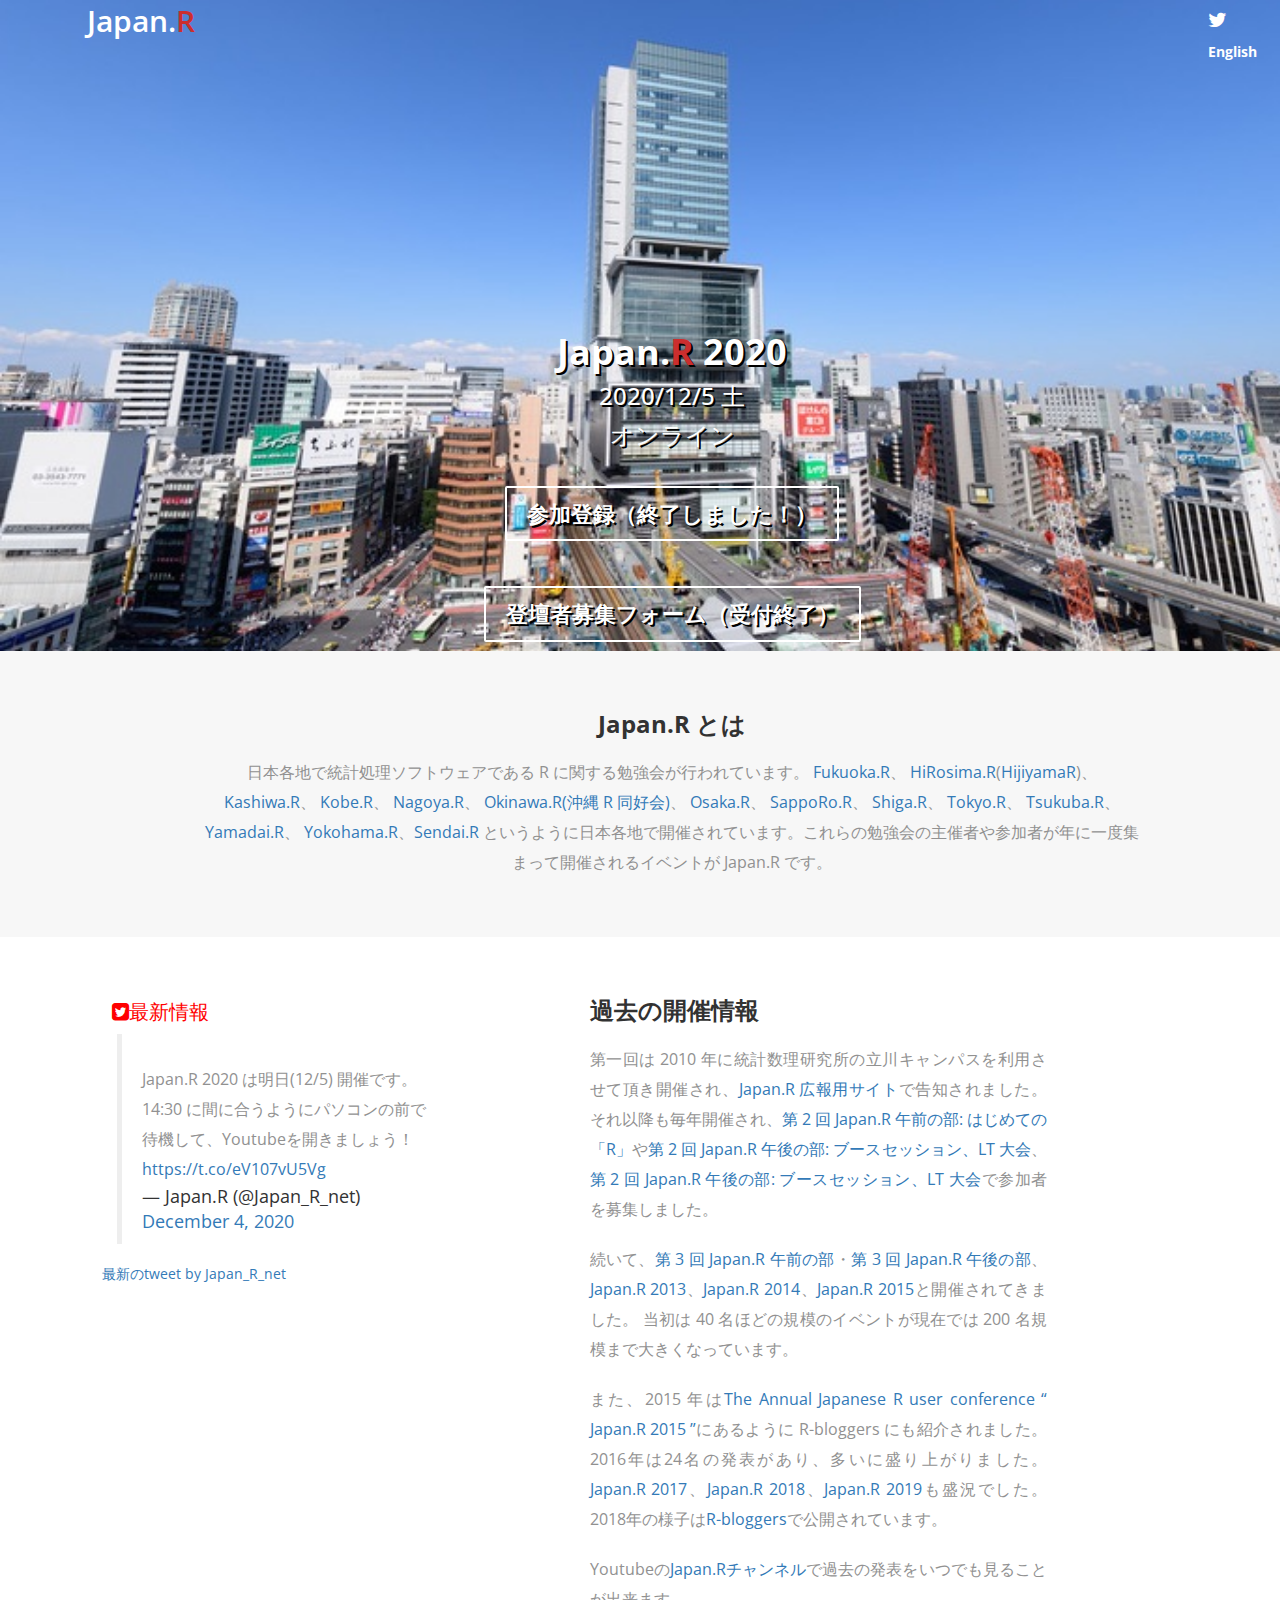
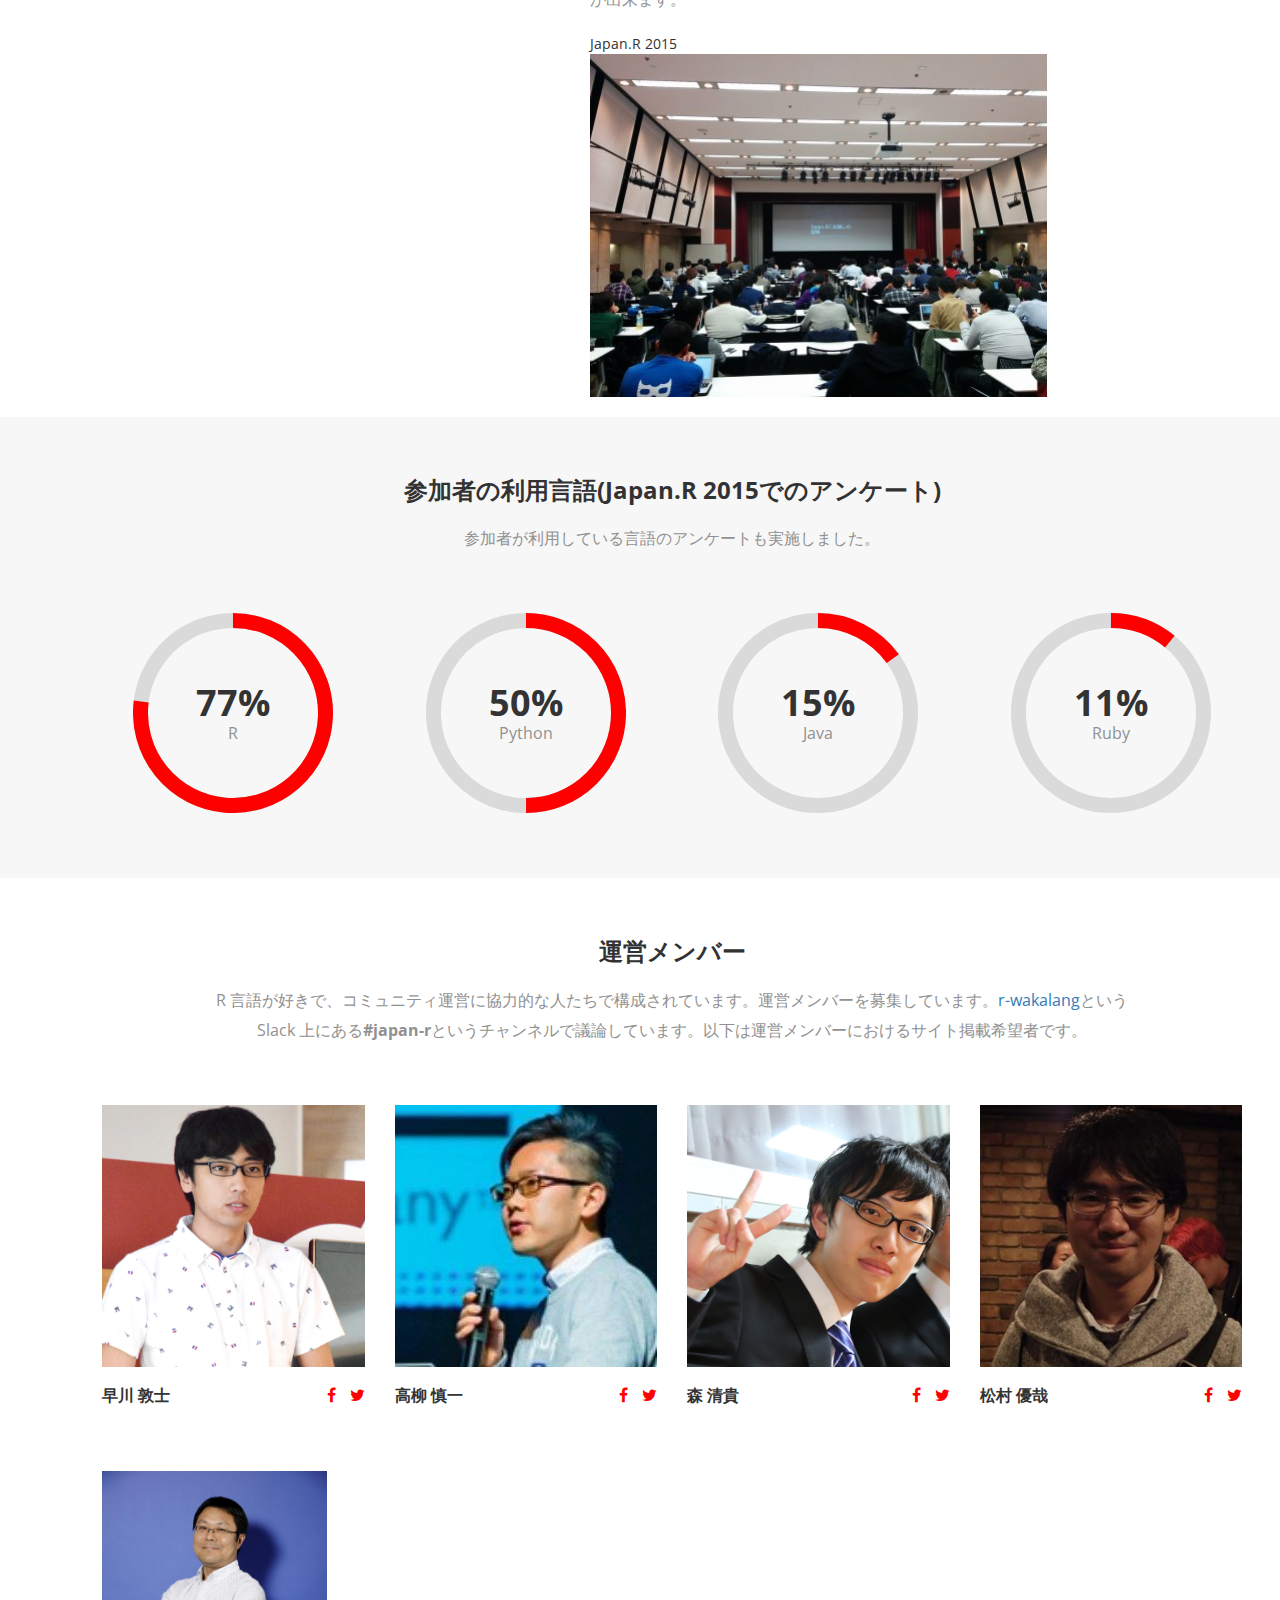
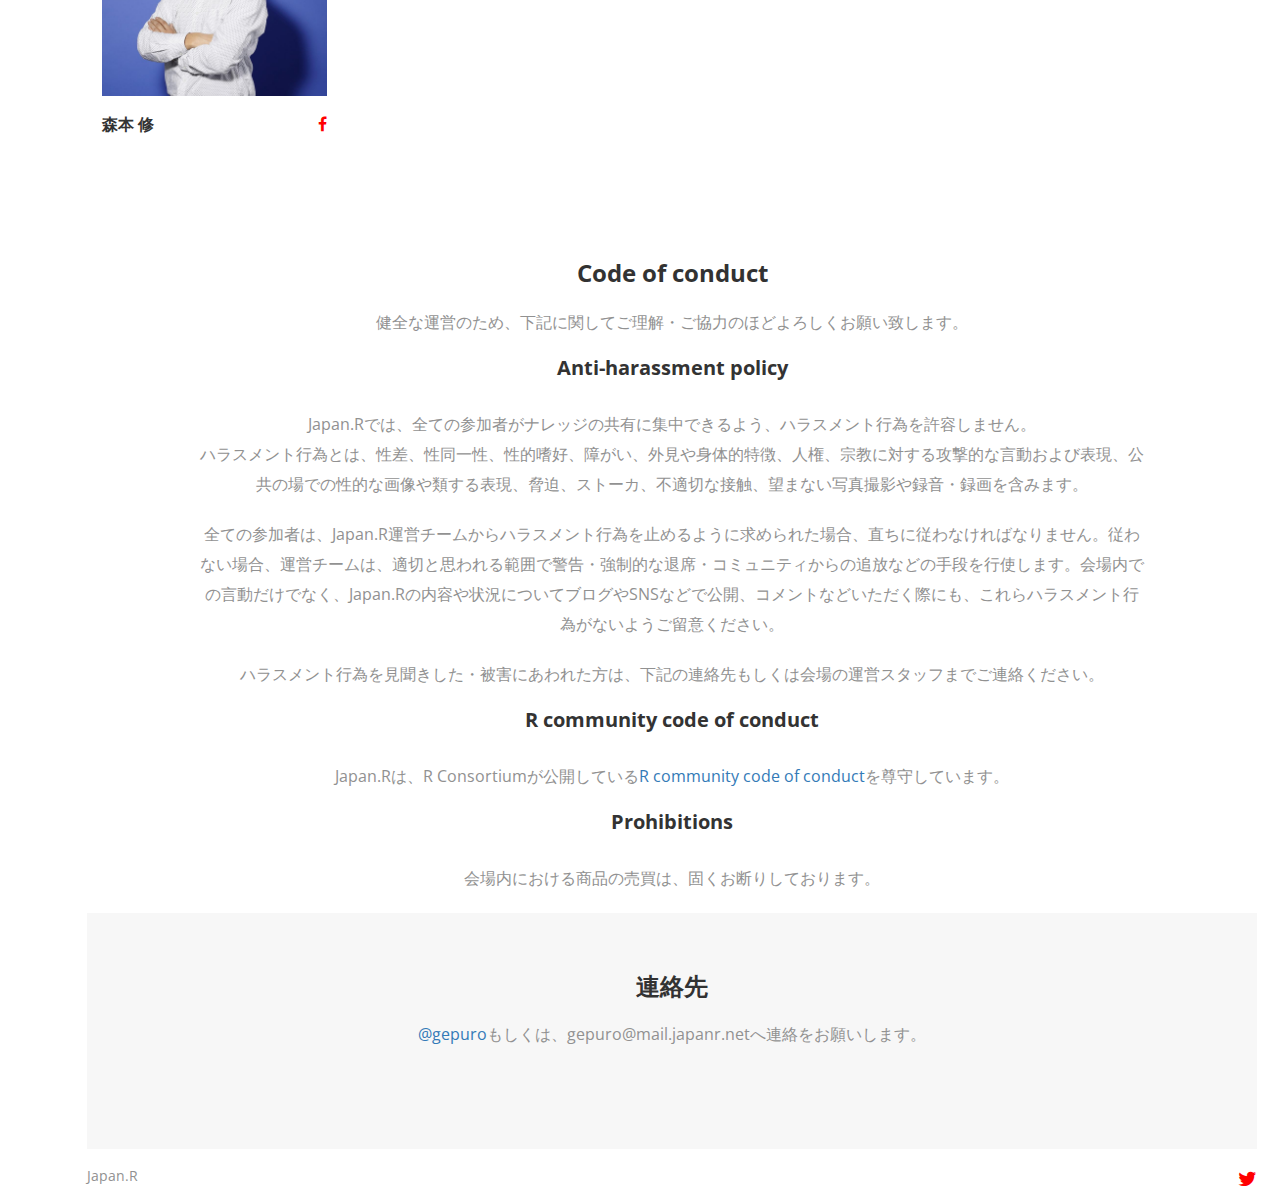
<file: docs/index.html>
<!DOCTYPE html>
<html lang="en">
<head>
  <meta charset="utf-8">
  <meta http-equiv="X-UA-Compatible" content="IE=edge">
  <meta name="viewport" content="width=device-width, initial-scale=1">
  <!-- The above 3 meta tags *must* come first in the head; any other head content must come *after* these tags -->
  <title>Japan.R</title>

  <!-- Bootstrap -->
  <link href="css/bootstrap.css" rel="stylesheet">
  <link href="https://maxcdn.bootstrapcdn.com/font-awesome/4.2.0/css/font-awesome.min.css" rel="stylesheet">
  <link href="css/style.css" rel="stylesheet">

  <link href='https://fonts.googleapis.com/css?family=Open+Sans:300italic,400italic,600italic,700italic,400,300,600,700,800' rel='stylesheet' type='text/css'>

  <!-- HTML5 shim and Respond.js for IE8 support of HTML5 elements and media queries -->
  <!-- WARNING: Respond.js doesn't work if you view the page via file:// -->
    <!--[if lt IE 9]>
      <script src="https://oss.maxcdn.com/html5shiv/3.7.2/html5shiv.min.js"></script>
      <script src="https://oss.maxcdn.com/respond/1.4.2/respond.min.js"></script>
      <![endif]-->
    </head>
    <body>
      <div class="wrapper">
        <div class="banner">
          <div class="container">
            <div class="brand pull-left">Japan.<span>R</span></div>
            <div class="pull-right">
              <div class="social-icons">
                <!-- <a href=""><i class="fa fa-facebook"></i></a> -->
                <a href="https://twitter.com/Japan_R_net"><i class="fa fa-twitter"></i></a>
                <!-- <a href=""><i class="fa fa-google-plus"></i></a> -->
              </div>
              <div class="language">
                <a href="en/index.html"><b>English</b></a>
              </div>
            </div>
            <div class="clearfix"></div>
            <div class="banner-text">
              <div class="col-lg-12">
                  <h1>Japan.<span>R</span> 2020 <br>
                      <span class="h3" style="color:#ffffff">2020/12/5 土<br>オンライン</span></h1>
                <a href="https://japanr.connpass.com/event/194867/">参加登録（終了しました！）</a>
                <br>
                <a href="#">登壇者募集フォーム（受付終了）</a>
              </div>
            </div>
          </div>

        </div>
        <div class="grey-bg">
          <div class="container">
            <div class="col-lg-10 aboutus heading-text">
              <div>
                <h2>Japan.R とは</h2>
                <p>日本各地で統計処理ソフトウェアである R に関する勉強会が行われています。                  <a href="https://www.facebook.com/fukuoka.stat.R">Fukuoka.R</a>、
                  <a href="http://hiroshimar.connpass.com/">HiRosima.R</a>(<a href="https://atnd.org/events/81359">HijiyamaR</a>)、
                  <a href="http://www14.atwiki.jp/kashiwar/">Kashiwa.R</a>、
                  <a href="http://kobexr.doorkeeper.jp/">Kobe.R</a>、
                  <a href="https://atnd.org/events/78674">Nagoya.R</a>、
                  <a href="http://www.okadajp.org/RWiki/?%E6%B2%96%E7%B8%84R%E5%90%8C%E5%A5%BD%E4%BC%9A">Okinawa.R(沖縄 R 同好会)</a>、
                  <a href="https://sites.google.com/site/osakarwiki/">Osaka.R</a>、
                  <a href="http://kokucheese.com/event/index/423714/">SappoRo.R</a>、
                  <a href="http://atnd.org/events/5939">Shiga.R</a>、
                  <a href="https://tokyor.connpass.com/">Tokyo.R</a>、
                  <a href="http://seesaawiki.jp/w/syou6162/">Tsukuba.R</a>、
                  <a href="https://atnd.org/events/37336">Yamadai.R</a>、
                  <a href="https://github.com/YokohamaR/yokohama.r">Yokohama.R</a>、<a href="https://sendair.connpass.com/">Sendai.R</a>
                  というように日本各地で開催されています。これらの勉強会の主催者や参加者が年に一度集まって開催されるイベントが Japan.R です。</p>                </div>
              </div>
            </div>
          </div>
          <div class="container">
            <div class="col-md-4">
              <div><h2><i class="fa fa-twitter-square" aria-hidden="true">最新情報</i></h2></div>
              <div class="col-md-12">
              <blockquote class="twitter-tweet"><p lang="ja" dir="ltr">Japan.R 2020 は明日(12/5) 開催です。 14:30 に間に合うようにパソコンの前で待機して、Youtubeを開きましょう！ <a href="https://t.co/eV107vU5Vg">https://t.co/eV107vU5Vg</a></p>&mdash; Japan.R (@Japan_R_net) <a href="https://twitter.com/Japan_R_net/status/1334856658183356416">December 4, 2020</a></blockquote>
            </div>
            <a class="twitter-timeline" data-tweet-limit="3" data-width="100%" data-dnt="true" href="https://twitter.com/Japan_R_net">最新のtweet by Japan_R_net</a> <script async src="https://platform.twitter.com/widgets.js" charset="utf-8"></script>
            </div>
            <div class="col-lg-5 col-md-6 col-lg-offset-1 our-history">
              <h2>過去の開催情報</h2>
              <p>第一回は 2010 年に統計数理研究所の立川キャンパスを利用させて頂き開催され、<a href="http://lab.sakaue.info/wiki.cgi/JapanR2010">Japan.R 広報用サイト</a>で告知されました。
                それ以降も毎年開催され、<a href="https://atnd.org/events/22043">第 2 回 Japan.R 午前の部: はじめての「R」</a>や<a href="https://atnd.org/events/22044">第 2 回 Japan.R 午後の部: ブースセッション、LT 大会</a>、<a href="https://atnd.org/events/22044">第 2 回 Japan.R 午後の部: ブースセッション、LT 大会</a>で参加者を募集しました。</p>
                <p>続いて、<a href="https://atnd.org/events/33933">第 3 回 Japan.R 午前の部</a>・<a href="https://atnd.org/events/33934">第 3 回 Japan.R 午後の部</a>、
                <a href="https://atnd.org/events/44682">Japan.R 2013</a>、<a href="https://atnd.org/events/58624">Japan.R 2014</a>、<a href="https://atnd.org/events/71243">Japan.R 2015</a>と開催されてきました。
                当初は 40 名ほどの規模のイベントが現在では 200 名規模まで大きくなっています。</p>
                <p>また、2015 年は<a href="https://www.r-bloggers.com/the-annual-japanese-r-user-conference-japan-r-2015/">The Annual Japanese R user conference “ Japan.R 2015 ”</a>にあるように R-bloggers にも紹介されました。
                2016年は24名の発表があり、多いに盛り上がりました。<a href="https://japanr.connpass.com/event/70230/">Japan.R 2017</a>、<a href="https://japanr.connpass.com/event/105802/">Japan.R 2018</a>、<a href="https://japanr.connpass.com/event/154070/">Japan.R 2019</a>も盛況でした。 2018年の様子は<a href="https://www.r-bloggers.com/the-japanr-conference-2018-round-up/">R-bloggers</a>で公開されています。</p>
              <p>Youtubeの<a href="https://www.youtube.com/channel/UCXKQBlJczU7YTyVu_wW7yHA">Japan.Rチャンネル</a>で過去の発表をいつでも見ることが出来ます。</p>
              <p>
                <figure>
                  <figcaption>Japan.R 2015</figcaption>
                  <img src="img/about-us.jpg">
                </figure>
              </p>
            </div>
          </div>
          <div class="grey-bg">
            <div class="container">
              <div class="col-lg-10 our-skills heading-text">
                <div>
                  <h2>参加者の利用言語(Japan.R 2015でのアンケート)</h2>
                  <p>参加者が利用している言語のアンケートも実施しました。</p>
                    <br /><br /><br />
                  </div>
                </div>
                <div class="col-lg-3 col-xs-6" >
                  <div id="canvas">
                    <div class="circle" id="circles-1"></div>
                  </div>
                </div>
                <div class="col-lg-3 col-xs-6">
                  <div id="canvas">
                    <div class="circle" id="circles-2"></div>
                  </div>
                </div>
                <div class="col-lg-3 col-xs-6">
                  <div id="canvas">
                    <div class="circle" id="circles-3"></div>
                  </div>
                </div>
                <div class="col-lg-3 col-xs-6">
                  <div id="canvas">
                    <div class="circle" id="circles-4"></div>
                  </div>
                </div>
              </div>
            </div>
            <div class="container">
              <div class="col-lg-10 heading-text">
                <div>
                  <h2>運営メンバー</h2>
                  <p>R 言語が好きで、コミュニティ運営に協力的な人たちで構成されています。運営メンバーを募集しています。<a href="https://r-wakalang.slack.com/">r-wakalang</a>という Slack 上にある<strong>#japan-r</strong>というチャンネルで議論しています。以下は運営メンバーにおけるサイト掲載希望者です。</p>
                    <br /><br /><br />
                  </div>
                </div>
                <div class="our-team">
                  <div class="col-sm-3 ">
                    <img src="img/ahayakawa.png" alt="">
                    <h4 class="pull-left">早川 敦士</h4>
                    <div class="pull-right">
                      <a href="https://www.facebook.com/atsushi.hayakawa.0715"><i class="fa fa-facebook"></i></a>
                      <a href="https://twitter.com/gepuro"><i class="fa fa-twitter"></i></a>
                    </div>
                    <div class="clearfix"></div>
                    <p></p>
                  </div>
                  <div class="col-sm-3 ">
                    <img src="img/stakaya.jpg" alt="">
                    <h4 class="pull-left">高柳 慎一</h4>
                    <div class="pull-right">
                      <a href="https://www.facebook.com/shinichi.takayanagi.7"><i class="fa fa-facebook"></i></a>
                      <a href="https://twitter.com/_stakaya"><i class="fa fa-twitter"></i></a>
                    </div>
                    <div class="clearfix"></div>
                    <p></p>
                  </div>
                  <div class="col-sm-3 ">
                    <img src="img/kmori.png" alt="">
                    <h4 class="pull-left">森 清貴</h4>
                    <div class="pull-right">
                      <a href="https://www.facebook.com/mrkytk"><i class="fa fa-facebook"></i></a>
                      <a href="https://twitter.com/forestython"><i class="fa fa-twitter"></i></a>
                    </div>
                    <div class="clearfix"></div>
                    <p></p>
                  </div>
                  <div class="col-sm-3 ">
                   <img src="img/ymattu1.jpg" alt="">
                   <h4 class="pull-left">松村 優哉</h4>
                   <div class="pull-right">
                     <a href="https://www.facebook.com/mattu.yuya"><i class="fa fa-facebook"></i></a>
                     <a href="https://twitter.com/y__mattu"><i class="fa fa-twitter"></i></a>
                   </div>
                   <div class="clearfix"></div>
                   <p></p>
                   </div>
                </div>
                <div class="our-team">
                  <div class="col-sm-3 ">
                   <img src="img/morimoto.jpg" alt="">
                   <h4 class="pull-left">森本 修</h4>
                   <div class="pull-right">
                     <a href="https://www.facebook.com/osamu.morimoto"><i class="fa fa-facebook"></i></a>
                   </div>
                </div>
              </div>
              <div class="container">
                <div class="col-lg-10 heading-text">
                  <div>
                    <h2>Code of conduct</h2>
                    <p>健全な運営のため、下記に関してご理解・ご協力のほどよろしくお願い致します。</p>
                    <h3>Anti-harassment policy</h3>
                    <p>Japan.Rでは、全ての参加者がナレッジの共有に集中できるよう、ハラスメント行為を許容しません。<br>
                    ハラスメント行為とは、性差、性同一性、性的嗜好、障がい、外見や身体的特徴、人権、宗教に対する攻撃的な言動および表現、公共の場での性的な画像や類する表現、脅迫、ストーカ、不適切な接触、望まない写真撮影や録音・録画を含みます。</p>
                    <p>全ての参加者は、Japan.R運営チームからハラスメント行為を止めるように求められた場合、直ちに従わなければなりません。従わない場合、運営チームは、適切と思われる範囲で警告・強制的な退席・コミュニティからの追放などの手段を行使します。会場内での言動だけでなく、Japan.Rの内容や状況についてブログやSNSなどで公開、コメントなどいただく際にも、これらハラスメント行為がないようご留意ください。</p>
                    <p>ハラスメント行為を見聞きした・被害にあわれた方は、下記の連絡先もしくは会場の運営スタッフまでご連絡ください。</p>
                    <h3>R community code of conduct</h3>
                    <p>Japan.Rは、R Consortiumが公開している<a href="https://wiki.r-consortium.org/view/R_Consortium_and_the_R_Community_Code_of_Conduct" rel="nofollow">R community code of conduct</a>を尊守しています。</p>
                    <h3>Prohibitions</h3>
                    <p>会場内における商品の売買は、固くお断りしております。  </p>
                </div>
                <div class="clearfix"></div>
                <p></p>
                </div>
              </div>
              <div class="grey-bg">
                <div class="container">
                  <div class="col-lg-10 heading-text">
                    <div>
                      <h2>連絡先</h2>
                      <p><a href="https://twitter.com/gepuro/">@gepuro</a>もしくは、<span id="email"></span>へ連絡をお願いします。</p>
                        <br /><br />
                      </div>
                    </div>
                  </div>
                </div>
                <div class="container">
                  <div class="footer">
                    <p class="pull-left">Japan.R</p>
                    <div class="social-icons footer pull-right">
                      <!-- <a href=""><i class="fa fa-facebook"></i></a> -->
                      <a href="https://twitter.com/Japan_R_net"><i class="fa fa-twitter"></i></a>
                      <!-- <a href=""><i class="fa fa-google-plus"></i></a> -->
                    </div>
                  </div>
                </div>
              </div>

              <!-- jQuery (necessary for Bootstrap's JavaScript plugins) -->
              <script src="js/jquery.min.js"></script>
              <!-- Include all compiled plugins (below), or include individual files as needed -->
              <script src="js/bootstrap.js"></script>
              <script src="js/circles.js"></script>
              <script type="text/javascript">
                var myCircle = Circles.create({
                  id:         'circles-1',
                  radius:     100,
                  value:      77,
                  maxValue:   100,
                  width:      15,
                  text:       function(value){return value + '% <span>R</span>';},
                  colors:     ['#dadada', '#ff0000'],
                  duration:   400,
                  wrpClass:   'circles-wrp',
                  textClass:  'circles-text'
                })
                var myCircle = Circles.create({
                  id:         'circles-2',
                  radius:     100,
                  value:      50,
                  maxValue:   100,
                  width:      15,
                  text:       function(value){return value + '% <span>Python</span>';},
                  colors:     ['#dadada', '#ff0000'],
                  duration:   400,
                  wrpClass:   'circles-wrp',
                  textClass:  'circles-text'
                })
                var myCircle = Circles.create({
                  id:         'circles-3',
                  radius:     100,
                  value:      15,
                  maxValue:   100,
                  width:      15,
                  text:       function(value){return value + '% <span>Java</span>';},
                  colors:     ['#dadada', '#ff0000'],
                  duration:   400,
                  wrpClass:   'circles-wrp',
                  textClass:  'circles-text'
                })
                var myCircle = Circles.create({
                  id:         'circles-4',
                  radius:     100,
                  value:      11,
                  maxValue:   100,
                  width:      15,
                  text:       function(value){return value + '% <span>Ruby</span>';},
                  colors:     ['#dadada', '#ff0000'],
                  duration:   400,
                  wrpClass:   'circles-wrp',
                  textClass:  'circles-text'
                })
              </script>
            <script>
              document.getElementById('email').innerText = 'gepuro' + '@' + 'mail.japanr.net';
            </script>
            </body>
            </html>
</file>
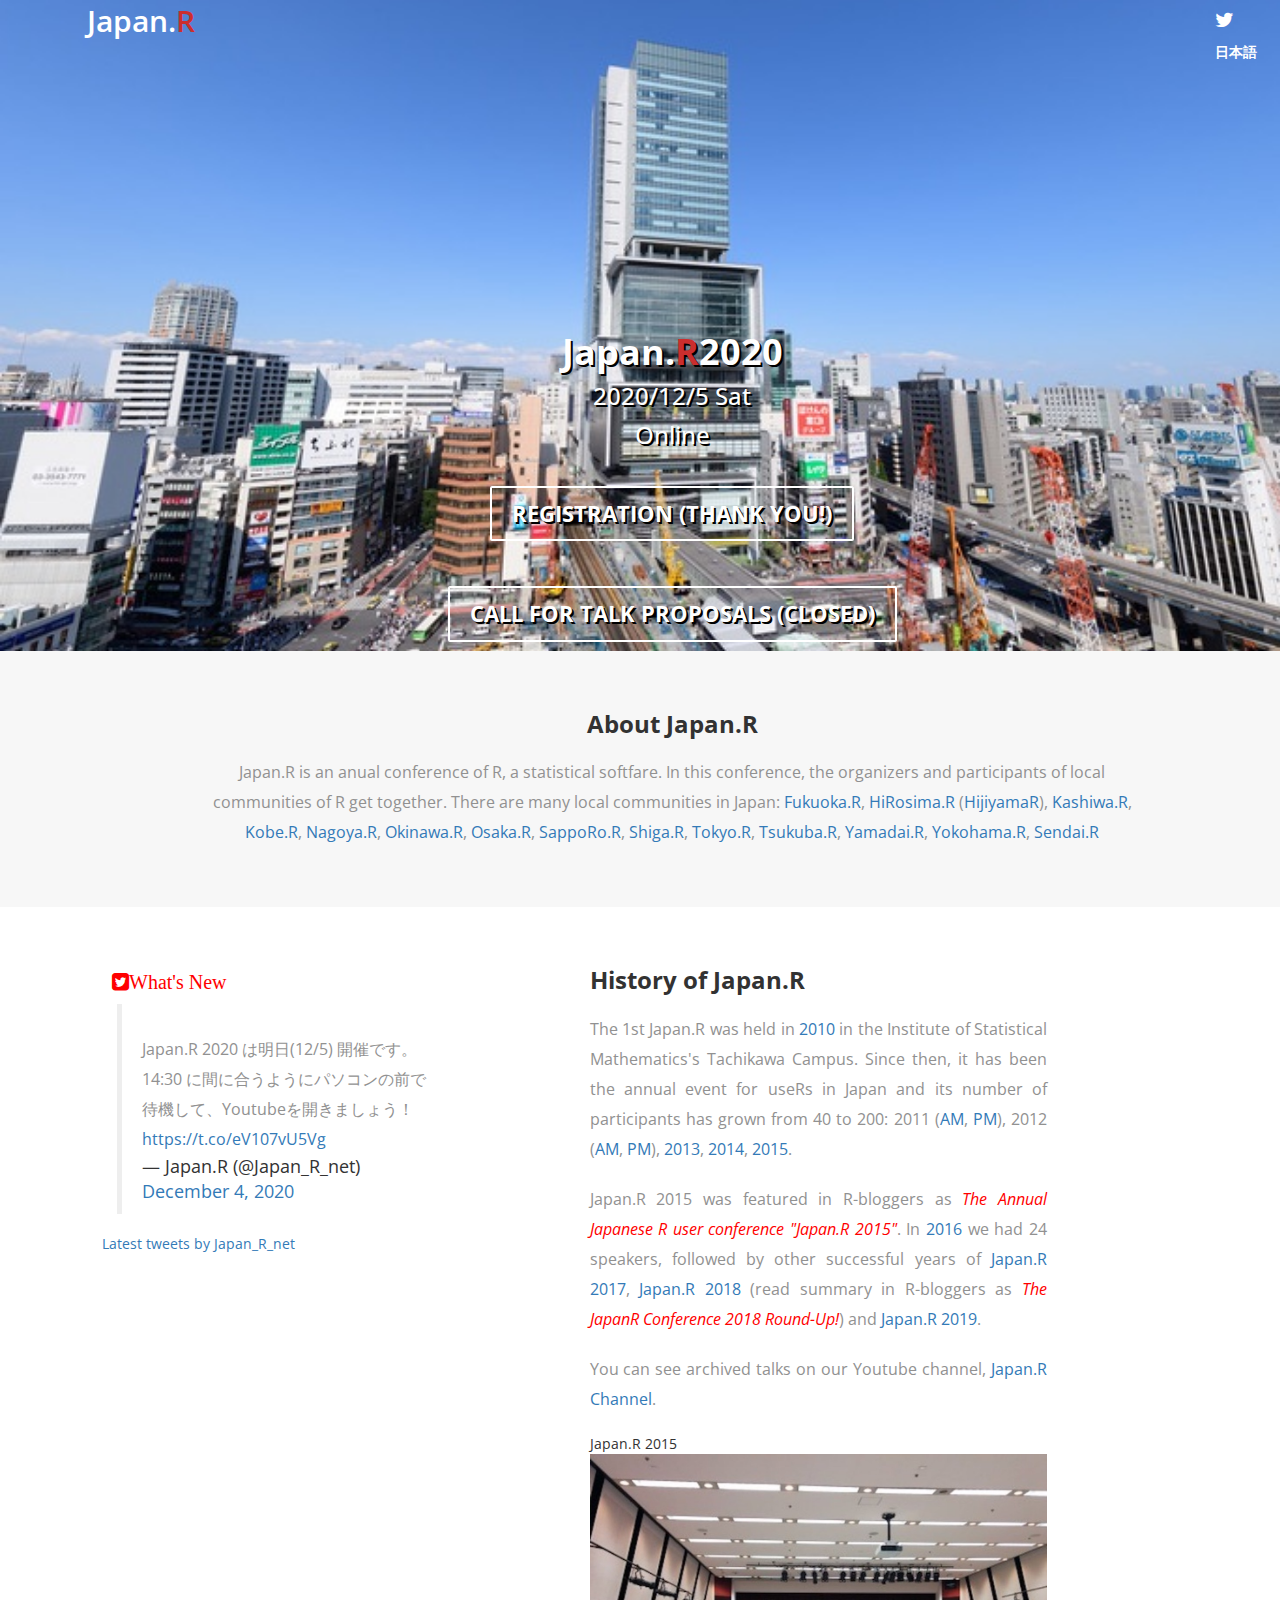
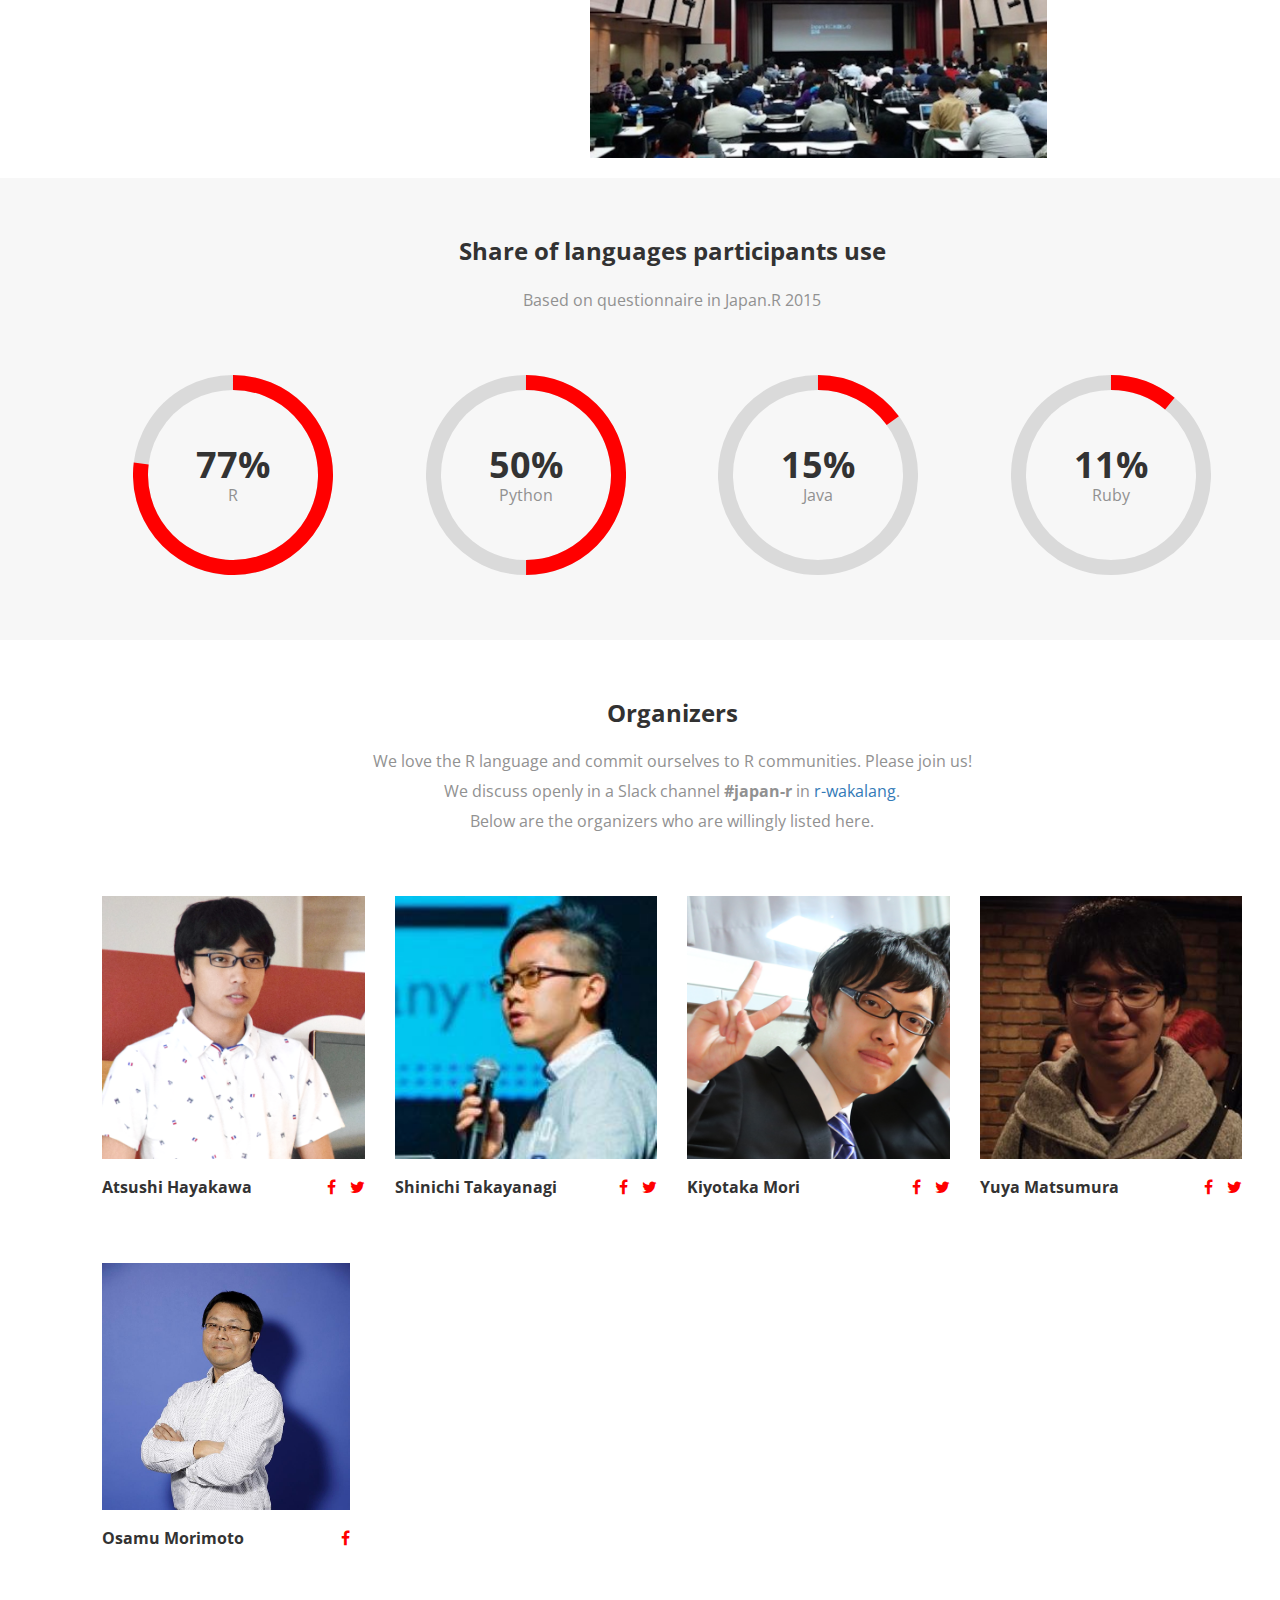
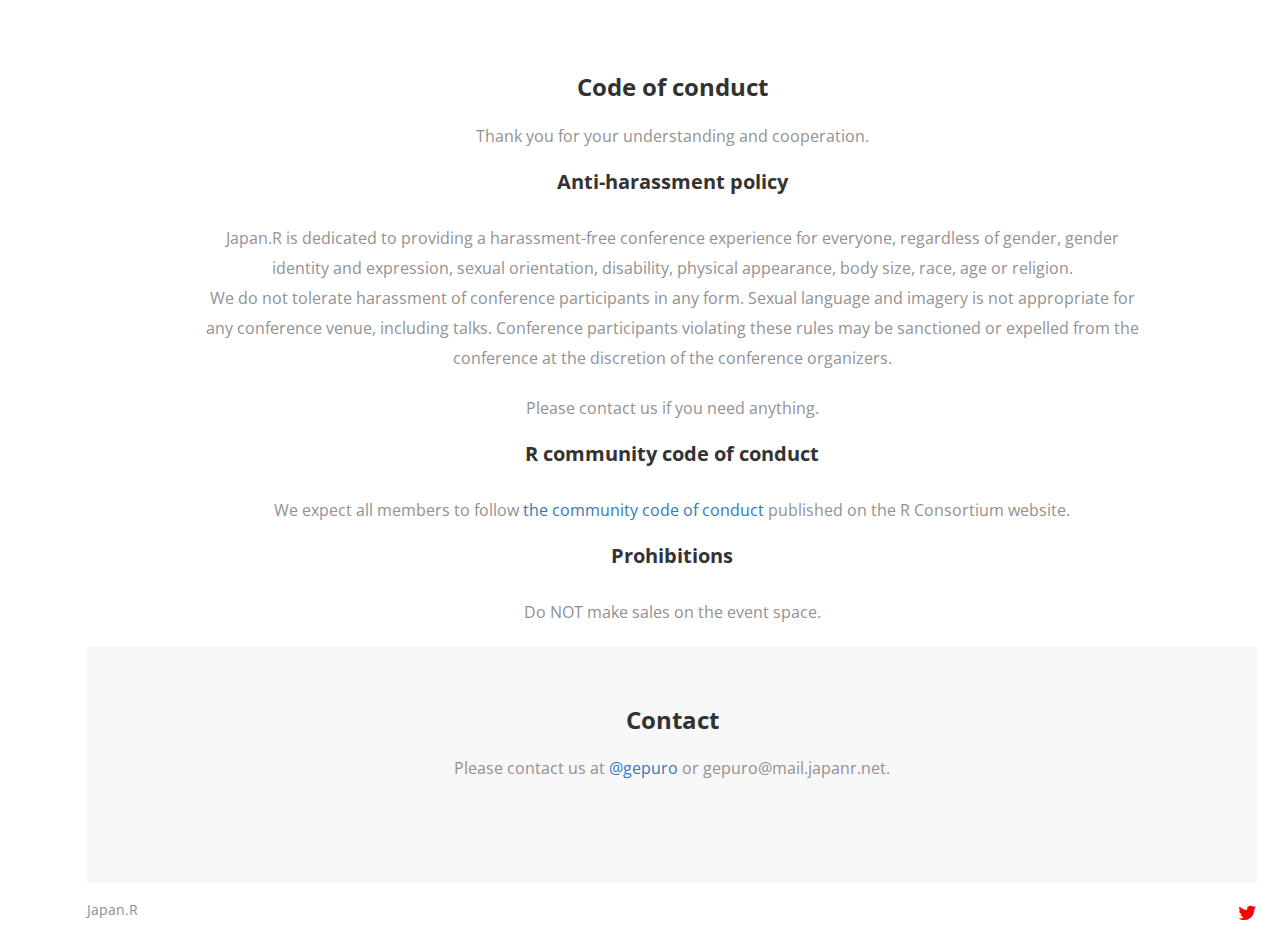
<file: docs/en/index.html>
<!DOCTYPE html>
<html lang="en">
<head>
  <meta charset="utf-8">
  <meta http-equiv="X-UA-Compatible" content="IE=edge">
  <meta name="viewport" content="width=device-width, initial-scale=1">
  <!-- The above 3 meta tags *must* come first in the head; any other head content must come *after* these tags -->
  <title>Japan.R</title>

  <!-- Bootstrap -->
  <link href="../css/bootstrap.css" rel="stylesheet">
  <link href="https://maxcdn.bootstrapcdn.com/font-awesome/4.2.0/css/font-awesome.min.css" rel="stylesheet">
  <link href="../css/style.css" rel="stylesheet">

  <link href='https://fonts.googleapis.com/css?family=Open+Sans:300italic,400italic,600italic,700italic,400,300,600,700,800' rel='stylesheet' type='text/css'>

  <!-- HTML5 shim and Respond.js for IE8 support of HTML5 elements and media queries -->
  <!-- WARNING: Respond.js doesn't work if you view the page via file:// -->
    <!--[if lt IE 9]>
      <script src="https://oss.maxcdn.com/html5shiv/3.7.2/html5shiv.min.js"></script>
      <script src="https://oss.maxcdn.com/respond/1.4.2/respond.min.js"></script>
      <![endif]-->
    </head>
    <body>
      <div class="wrapper">
        <div class="banner">
          <div class="container">
            <div class="brand pull-left">Japan.<span>R</span></div>
            <div class="pull-right">
              <div class="social-icons">
                <!-- <a href=""><i class="fa fa-facebook"></i></a> -->
                <a href="https://twitter.com/Japan_R_net"><i class="fa fa-twitter"></i></a>
                <!-- <a href=""><i class="fa fa-google-plus"></i></a> -->
              </div>
              <div class="language">
                <a href="../index.html"><b>日本語</b></a>
              </div>
            </div>
            <div class="clearfix"></div>
            <div class="banner-text">
              <div class="col-lg-12">
                  <h1>Japan.<span>R</span>2020<br>
                      <span class="h3" style="color:#ffffff">2020/12/5 Sat<br>Online</span></h1>
                <a href="https://japanr.connpass.com/event/194867/">Registration (Thank you!)</a>
                <br>
                <a href="#">Call for Talk Proposals (Closed)</a>
              </div>
            </div>
          </div>

        </div>
        <div class="grey-bg">
          <div class="container">
            <div class="col-lg-10 aboutus heading-text">
              <div>
                <h2>About Japan.R</h2>
                <p>Japan.R is an anual conference of R, a statistical softfare. In this conference, the organizers and participants of local communities of R get together. There are many local communities in Japan:                  <a href="https://www.facebook.com/fukuoka.stat.R">Fukuoka.R</a>,
                  <a href="http://hiroshimar.connpass.com/">HiRosima.R</a> (<a href="https://atnd.org/events/81359">HijiyamaR</a>),
                  <a href="http://www14.atwiki.jp/kashiwar/">Kashiwa.R</a>,
                  <a href="http://kobexr.doorkeeper.jp/">Kobe.R</a>,
                  <a href="https://atnd.org/events/78674">Nagoya.R</a>,
                  <a href="http://www.okadajp.org/RWiki/?%E6%B2%96%E7%B8%84R%E5%90%8C%E5%A5%BD%E4%BC%9A">Okinawa.R</a>,
                  <a href="https://sites.google.com/site/osakarwiki/">Osaka.R</a>,
                  <a href="http://kokucheese.com/event/index/423714/">SappoRo.R</a>,
                  <a href="http://atnd.org/events/5939">Shiga.R</a>,
                  <a href="https://tokyor.connpass.com/">Tokyo.R</a>,
                  <a href="http://seesaawiki.jp/w/syou6162/">Tsukuba.R</a>,
                  <a href="https://atnd.org/events/37336">Yamadai.R</a>,
                  <a href="https://github.com/YokohamaR/yokohama.r">Yokohama.R</a>, <a href="https://sendair.connpass.com/">Sendai.R</a></p>                </div>
              </div>
            </div>
          </div>
          <div class="container">
            <div class="col-md-4">
              <div><h2><i class="fa fa-twitter-square" aria-hidden="true">What's New</i></h2></div>
              <div class="col-md-12">
                <blockquote class="twitter-tweet"><p lang="ja" dir="ltr">Japan.R 2020 は明日(12/5) 開催です。 14:30 に間に合うようにパソコンの前で待機して、Youtubeを開きましょう！ <a href="https://t.co/eV107vU5Vg">https://t.co/eV107vU5Vg</a></p>&mdash; Japan.R (@Japan_R_net) <a href="https://twitter.com/Japan_R_net/status/1334856658183356416">December 4, 2020</a></blockquote> 
              </div>
              <a class="twitter-timeline" data-tweet-limit="3" data-width="100%" data-dnt="true" href="https://twitter.com/Japan_R_net">Latest tweets by Japan_R_net</a> <script async src="https://platform.twitter.com/widgets.js" charset="utf-8"></script>
            </div>
            <div class="col-lg-5 col-md-6 col-lg-offset-1 our-history">
              <h2>History of Japan.R</h2>
              <p>The 1st Japan.R was held in <a href="http://lab.sakaue.info/wiki.cgi/JapanR2010">2010</a> in the Institute of Statistical Mathematics's Tachikawa Campus. Since then, it has been the annual event for useRs in Japan and its number of participants has grown from 40 to 200: 2011 (<a href="https://atnd.org/events/22043">AM</a>, <a href="https://atnd.org/events/22044">PM</a>), 2012 (<a href="https://atnd.org/events/33933">AM</a>, <a href="https://atnd.org/events/33934">PM</a>),
                <a href="https://atnd.org/events/44682">2013</a>, <a href="https://atnd.org/events/58624">2014</a>, <a href="https://atnd.org/events/71243">2015</a>.</p>
              <p>Japan.R 2015 was featured in R-bloggers as <a href="https://www.r-bloggers.com/the-annual-japanese-r-user-conference-japan-r-2015/"><i>The Annual Japanese R user conference "Japan.R 2015"</i></a>. In <a href="https://japanr.connpass.com/event/43919">2016</a> we had 24 speakers, followed by other successful years of <a href="https://japanr.connpass.com/event/70230/">Japan.R 2017</a>, <a href="https://japanr.connpass.com/event/105802/">Japan.R 2018</a> (read summary in R-bloggers as <a href="https://www.r-bloggers.com/the-japanr-conference-2018-round-up/"><i>The JapanR Conference 2018 Round-Up!</i></a>) and <a href="https://japanr.connpass.com/event/154070/">Japan.R 2019</a>.</p>
            <p>You can see archived talks on our Youtube channel, <a href="https://www.youtube.com/channel/UCXKQBlJczU7YTyVu_wW7yHA">Japan.R Channel</a>.</p>
              <p>
                <figure>
                  <figcaption>Japan.R 2015</figcaption>
                  <img src="img/about-us.jpg">
                </figure>
              </p>
            </div>
          </div>
          <div class="grey-bg">
            <div class="container">
              <div class="col-lg-10 our-skills heading-text">
                <div>
                  <h2>Share of languages participants use</h2>
                  <p>Based on questionnaire in Japan.R 2015</p>
                    <br /><br /><br />
                  </div>
                </div>
                <div class="col-lg-3 col-xs-6" >
                  <div id="canvas">
                    <div class="circle" id="circles-1"></div>
                  </div>
                </div>
                <div class="col-lg-3 col-xs-6">
                  <div id="canvas">
                    <div class="circle" id="circles-2"></div>
                  </div>
                </div>
                <div class="col-lg-3 col-xs-6">
                  <div id="canvas">
                    <div class="circle" id="circles-3"></div>
                  </div>
                </div>
                <div class="col-lg-3 col-xs-6">
                  <div id="canvas">
                    <div class="circle" id="circles-4"></div>
                  </div>
                </div>
              </div>
            </div>
            <div class="container">
              <div class="col-lg-10 heading-text">
                <div>
                  <h2>Organizers</h2>
                  <p>We love the R language and commit ourselves to R communities. Please join us!<br>We discuss openly in a Slack channel <strong>#japan-r</strong> in <a href="https://r-wakalang.slack.com/">r-wakalang</a>.<br>Below are the organizers who are willingly listed here.</p>
                    <br /><br /><br />
                  </div>
                </div>
                <div class="our-team">
                  <div class="col-sm-3 ">
                    <img src="../img/ahayakawa.png" alt="">
                    <h4 class="pull-left">Atsushi Hayakawa</h4>
                    <div class="pull-right">
                      <a href="https://www.facebook.com/atsushi.hayakawa.0715"><i class="fa fa-facebook"></i></a>
                      <a href="https://twitter.com/gepuro"><i class="fa fa-twitter"></i></a>
                    </div>
                    <div class="clearfix"></div>
                    <p></p>
                  </div>
                  <div class="col-sm-3 ">
                    <img src="../img/stakaya.jpg" alt="">
                    <h4 class="pull-left">Shinichi Takayanagi</h4>
                    <div class="pull-right">
                      <a href="https://www.facebook.com/shinichi.takayanagi.7"><i class="fa fa-facebook"></i></a>
                      <a href="https://twitter.com/_stakaya"><i class="fa fa-twitter"></i></a>
                    </div>
                    <div class="clearfix"></div>
                    <p></p>
                  </div>
                  <div class="col-sm-3 ">
                    <img src="../img/kmori.png" alt="">
                    <h4 class="pull-left">Kiyotaka Mori</h4>
                    <div class="pull-right">
                      <a href="https://www.facebook.com/mrkytk"><i class="fa fa-facebook"></i></a>
                      <a href="https://twitter.com/forestython"><i class="fa fa-twitter"></i></a>
                    </div>
                    <div class="clearfix"></div>
                    <p></p>
                  </div>
                  <div class="col-sm-3 ">
                   <img src="../img/ymattu1.jpg" alt="">
                   <h4 class="pull-left">Yuya Matsumura</h4>
                   <div class="pull-right">
                     <a href="https://www.facebook.com/mattu.yuya"><i class="fa fa-facebook"></i></a>
                     <a href="https://twitter.com/y__mattu"><i class="fa fa-twitter"></i></a>
                   </div>
                   <div class="clearfix"></div>
                   <p></p>
                   </div>
                </div>
                <div class="our-team">
                  <div class="col-sm-3 ">
                   <img src="../img/morimoto.jpg" alt="">
                   <h4 class="pull-left">Osamu Morimoto</h4>
                   <div class="pull-right">
                     <a href="https://www.facebook.com/osamu.morimoto"><i class="fa fa-facebook"></i></a>
                   </div>
                </div>
              </div>
              <div class="container">
                <div class="col-lg-10 heading-text">
                  <div>
                    <h2>Code of conduct</h2>
                    <p>Thank you for your understanding and cooperation.</p>
                    <h3>Anti-harassment policy</h3>
                    <p>Japan.R is dedicated to providing a harassment-free conference experience for everyone, regardless of gender, gender identity and expression, sexual orientation, disability, physical appearance, body size, race, age or religion.<br>
                      We do not tolerate harassment of conference participants in any form. Sexual language and imagery is not appropriate for any conference venue, including talks. Conference participants violating these rules may be sanctioned or expelled from the conference at the discretion of the conference organizers.</p>
                    <p>Please contact us if you need anything.</p>
                    <h3>R community code of conduct</h3>
                    <p>We expect all members to follow <a href="https://wiki.r-consortium.org/view/R_Consortium_and_the_R_Community_Code_of_Conduct" rel="nofollow">the community code of conduct</a> published on the R Consortium website.</p>
                    <h3>Prohibitions</h3>
                    <p>Do NOT make sales on the event space.</p>
                </div>
                <div class="clearfix"></div>
                <p></p>
                </div>
              </div>
              <div class="grey-bg">
                <div class="container">
                  <div class="col-lg-10 heading-text">
                    <div>
                      <h2>Contact</h2>
                      <p>Please contact us at <a href="https://twitter.com/gepuro/">@gepuro</a> or <span id="email"></span>.</p>
                        <br /><br />
                      </div>
                    </div>
                  </div>
                </div>
                <div class="container">
                  <div class="footer">
                    <p class="pull-left">Japan.R</p>
                    <div class="social-icons footer pull-right">
                      <!-- <a href=""><i class="fa fa-facebook"></i></a> -->
                      <a href="https://twitter.com/Japan_R_net"><i class="fa fa-twitter"></i></a>
                      <!-- <a href=""><i class="fa fa-google-plus"></i></a> -->
                    </div>
                  </div>
                </div>
              </div>

              <!-- jQuery (necessary for Bootstrap's JavaScript plugins) -->
              <script src="../js/jquery.min.js"></script>
              <!-- Include all compiled plugins (below), or include individual files as needed -->
              <script src="../js/bootstrap.js"></script>
              <script src="../js/circles.js"></script>
              <script type="text/javascript">
                var myCircle = Circles.create({
                  id:         'circles-1',
                  radius:     100,
                  value:      77,
                  maxValue:   100,
                  width:      15,
                  text:       function(value){return value + '% <span>R</span>';},
                  colors:     ['#dadada', '#ff0000'],
                  duration:   400,
                  wrpClass:   'circles-wrp',
                  textClass:  'circles-text'
                })
                var myCircle = Circles.create({
                  id:         'circles-2',
                  radius:     100,
                  value:      50,
                  maxValue:   100,
                  width:      15,
                  text:       function(value){return value + '% <span>Python</span>';},
                  colors:     ['#dadada', '#ff0000'],
                  duration:   400,
                  wrpClass:   'circles-wrp',
                  textClass:  'circles-text'
                })
                var myCircle = Circles.create({
                  id:         'circles-3',
                  radius:     100,
                  value:      15,
                  maxValue:   100,
                  width:      15,
                  text:       function(value){return value + '% <span>Java</span>';},
                  colors:     ['#dadada', '#ff0000'],
                  duration:   400,
                  wrpClass:   'circles-wrp',
                  textClass:  'circles-text'
                })
                var myCircle = Circles.create({
                  id:         'circles-4',
                  radius:     100,
                  value:      11,
                  maxValue:   100,
                  width:      15,
                  text:       function(value){return value + '% <span>Ruby</span>';},
                  colors:     ['#dadada', '#ff0000'],
                  duration:   400,
                  wrpClass:   'circles-wrp',
                  textClass:  'circles-text'
                })
              </script>
            <script>
              document.getElementById('email').innerText = 'gepuro' + '@' + 'mail.japanr.net';
            </script>
            </body>
            </html>
</file>
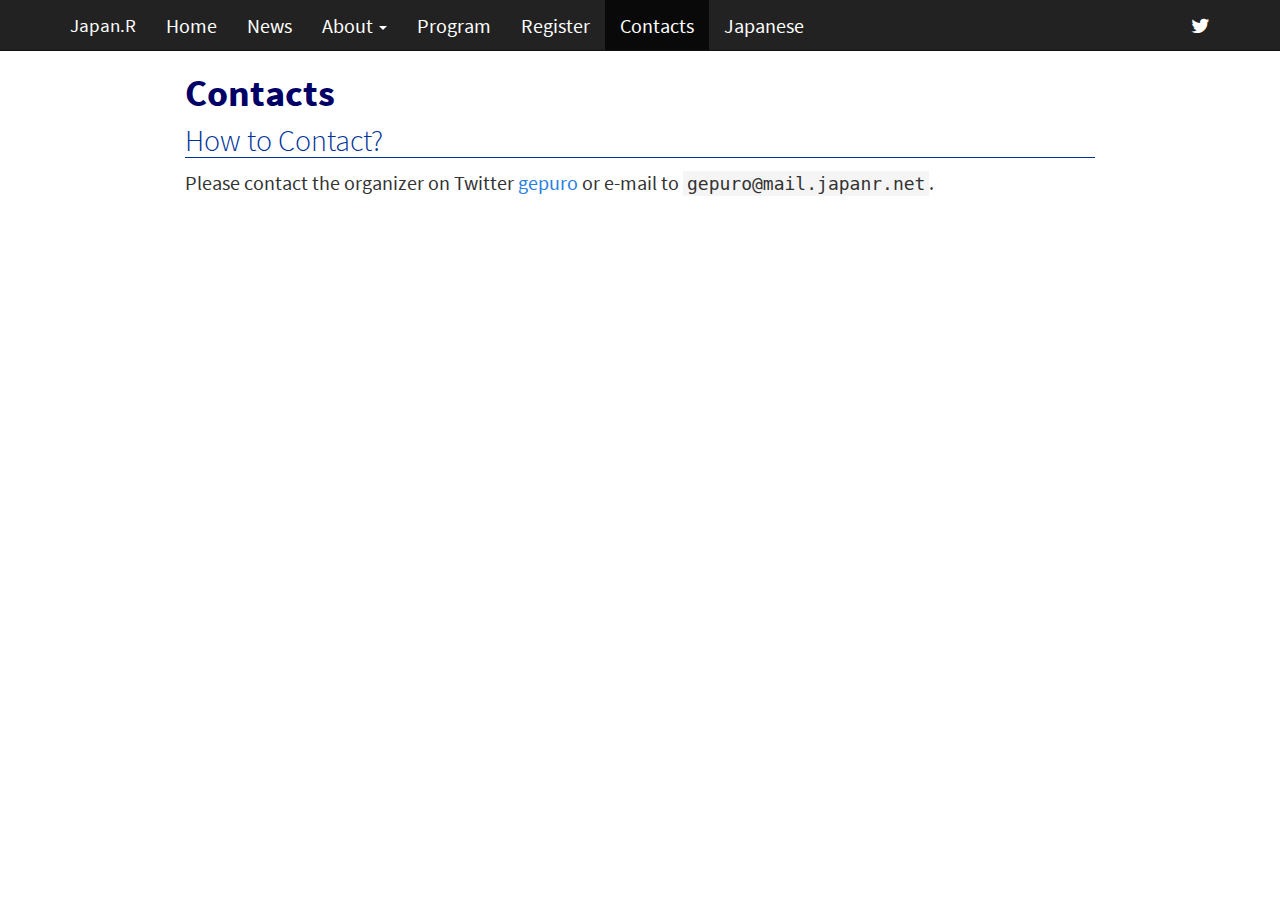
<file: docs/en/contact.html>
<!DOCTYPE html>

<html xmlns="http://www.w3.org/1999/xhtml">

<head>

<meta charset="utf-8" />
<meta http-equiv="Content-Type" content="text/html; charset=utf-8" />
<meta name="generator" content="pandoc" />




<title>Contacts</title>

<script src="site_libs/jquery-1.11.3/jquery.min.js"></script>
<meta name="viewport" content="width=device-width, initial-scale=1" />
<link href="site_libs/bootstrap-3.3.5/css/cosmo.min.css" rel="stylesheet" />
<script src="site_libs/bootstrap-3.3.5/js/bootstrap.min.js"></script>
<script src="site_libs/bootstrap-3.3.5/shim/html5shiv.min.js"></script>
<script src="site_libs/bootstrap-3.3.5/shim/respond.min.js"></script>
<script src="site_libs/navigation-1.1/tabsets.js"></script>
<link href="site_libs/highlightjs-1.1/textmate.css" rel="stylesheet" />
<script src="site_libs/highlightjs-1.1/highlight.js"></script>
<link href="site_libs/font-awesome-4.5.0/css/font-awesome.min.css" rel="stylesheet" />

<style type="text/css">code{white-space: pre;}</style>
<style type="text/css">
  pre:not([class]) {
    background-color: white;
  }
</style>
<script type="text/javascript">
if (window.hljs && document.readyState && document.readyState === "complete") {
   window.setTimeout(function() {
      hljs.initHighlighting();
   }, 0);
}
</script>



<style type="text/css">
h1 {
  font-size: 34px;
}
h1.title {
  font-size: 38px;
}
h2 {
  font-size: 30px;
}
h3 {
  font-size: 24px;
}
h4 {
  font-size: 18px;
}
h5 {
  font-size: 16px;
}
h6 {
  font-size: 12px;
}
.table th:not([align]) {
  text-align: left;
}
</style>

<link rel="stylesheet" href="site_style.css" type="text/css" />

</head>

<body>

<style type = "text/css">
.main-container {
  max-width: 940px;
  margin-left: auto;
  margin-right: auto;
}
code {
  color: inherit;
  background-color: rgba(0, 0, 0, 0.04);
}
img {
  max-width:100%;
  height: auto;
}
.tabbed-pane {
  padding-top: 12px;
}
button.code-folding-btn:focus {
  outline: none;
}
</style>


<style type="text/css">
/* padding for bootstrap navbar */
body {
  padding-top: 51px;
  padding-bottom: 40px;
}
/* offset scroll position for anchor links (for fixed navbar)  */
.section h1 {
  padding-top: 56px;
  margin-top: -56px;
}

.section h2 {
  padding-top: 56px;
  margin-top: -56px;
}
.section h3 {
  padding-top: 56px;
  margin-top: -56px;
}
.section h4 {
  padding-top: 56px;
  margin-top: -56px;
}
.section h5 {
  padding-top: 56px;
  margin-top: -56px;
}
.section h6 {
  padding-top: 56px;
  margin-top: -56px;
}
</style>

<script>
// manage active state of menu based on current page
$(document).ready(function () {
  // active menu anchor
  href = window.location.pathname
  href = href.substr(href.lastIndexOf('/') + 1)
  if (href === "")
    href = "index.html";
  var menuAnchor = $('a[href="' + href + '"]');

  // mark it active
  menuAnchor.parent().addClass('active');

  // if it's got a parent navbar menu mark it active as well
  menuAnchor.closest('li.dropdown').addClass('active');
});
</script>


<div class="container-fluid main-container">

<!-- tabsets -->
<script>
$(document).ready(function () {
  window.buildTabsets("TOC");
});
</script>

<!-- code folding -->






<div class="navbar navbar-default  navbar-fixed-top" role="navigation">
  <div class="container">
    <div class="navbar-header">
      <button type="button" class="navbar-toggle collapsed" data-toggle="collapse" data-target="#navbar">
        <span class="icon-bar"></span>
        <span class="icon-bar"></span>
        <span class="icon-bar"></span>
      </button>
      <a class="navbar-brand" href="index.html">Japan.R</a>
    </div>
    <div id="navbar" class="navbar-collapse collapse">
      <ul class="nav navbar-nav">
        <li>
  <a href="index.html">Home</a>
</li>
<li>
  <a href="news.html">News</a>
</li>
<li class="dropdown">
  <a href="#" class="dropdown-toggle" data-toggle="dropdown" role="button" aria-expanded="false">
    About
     
    <span class="caret"></span>
  </a>
  <ul class="dropdown-menu" role="menu">
    <li>
      <a href="japanr.html">Japan.R</a>
    </li>
    <li>
      <a href="date.html">Date &amp; Place</a>
    </li>
    <li>
      <a href="manage.html">Management Members</a>
    </li>
  </ul>
</li>
<li>
  <a href="program.html">Program</a>
</li>
<li>
  <a href="https://japanr.connpass.com/event/70230/">Register</a>
</li>
<li>
  <a href="contact.html">Contacts</a>
</li>
<li>
  <a href="http://japanr.net/">Japanese</a>
</li>
      </ul>
      <ul class="nav navbar-nav navbar-right">
        <li>
  <a href="https://twitter.com/Japan_R_net">
    <span class="fa fa-twitter"></span>
     
  </a>
</li>
      </ul>
    </div><!--/.nav-collapse -->
  </div><!--/.container -->
</div><!--/.navbar -->

<div class="fluid-row" id="header">



<h1 class="title toc-ignore">Contacts</h1>

</div>


<div id="how-to-contact" class="section level2">
<h2>How to Contact?</h2>
<p>Please contact the organizer on Twitter <a href="https://twitter.com/gepuro/">gepuro</a> or e-mail to <code>gepuro@mail.japanr.net</code>.</p>
</div>




</div>

<script>

// add bootstrap table styles to pandoc tables
function bootstrapStylePandocTables() {
  $('tr.header').parent('thead').parent('table').addClass('table table-condensed');
}
$(document).ready(function () {
  bootstrapStylePandocTables();
});


</script>

<!-- dynamically load mathjax for compatibility with self-contained -->
<script>
  (function () {
    var script = document.createElement("script");
    script.type = "text/javascript";
    script.src  = "https://mathjax.rstudio.com/latest/MathJax.js?config=TeX-AMS-MML_HTMLorMML";
    document.getElementsByTagName("head")[0].appendChild(script);
  })();
</script>

</body>
</html>
</file>
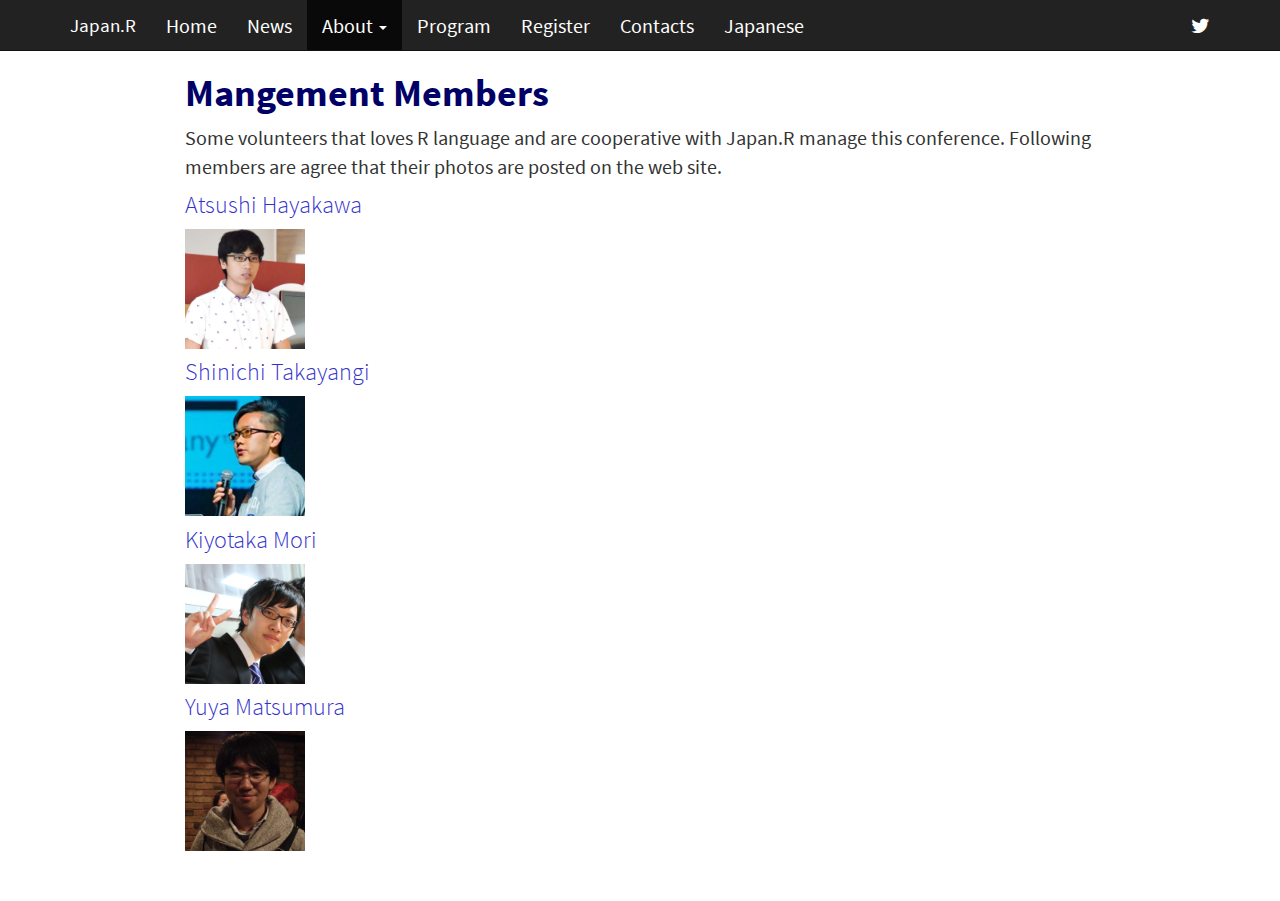
<file: docs/en/manage.html>
<!DOCTYPE html>

<html xmlns="http://www.w3.org/1999/xhtml">

<head>

<meta charset="utf-8" />
<meta http-equiv="Content-Type" content="text/html; charset=utf-8" />
<meta name="generator" content="pandoc" />




<title>Mangement Members</title>

<script src="site_libs/jquery-1.11.3/jquery.min.js"></script>
<meta name="viewport" content="width=device-width, initial-scale=1" />
<link href="site_libs/bootstrap-3.3.5/css/cosmo.min.css" rel="stylesheet" />
<script src="site_libs/bootstrap-3.3.5/js/bootstrap.min.js"></script>
<script src="site_libs/bootstrap-3.3.5/shim/html5shiv.min.js"></script>
<script src="site_libs/bootstrap-3.3.5/shim/respond.min.js"></script>
<script src="site_libs/navigation-1.1/tabsets.js"></script>
<link href="site_libs/highlightjs-1.1/textmate.css" rel="stylesheet" />
<script src="site_libs/highlightjs-1.1/highlight.js"></script>
<link href="site_libs/font-awesome-4.5.0/css/font-awesome.min.css" rel="stylesheet" />

<style type="text/css">code{white-space: pre;}</style>
<style type="text/css">
  pre:not([class]) {
    background-color: white;
  }
</style>
<script type="text/javascript">
if (window.hljs && document.readyState && document.readyState === "complete") {
   window.setTimeout(function() {
      hljs.initHighlighting();
   }, 0);
}
</script>



<style type="text/css">
h1 {
  font-size: 34px;
}
h1.title {
  font-size: 38px;
}
h2 {
  font-size: 30px;
}
h3 {
  font-size: 24px;
}
h4 {
  font-size: 18px;
}
h5 {
  font-size: 16px;
}
h6 {
  font-size: 12px;
}
.table th:not([align]) {
  text-align: left;
}
</style>

<link rel="stylesheet" href="site_style.css" type="text/css" />

</head>

<body>

<style type = "text/css">
.main-container {
  max-width: 940px;
  margin-left: auto;
  margin-right: auto;
}
code {
  color: inherit;
  background-color: rgba(0, 0, 0, 0.04);
}
img {
  max-width:100%;
  height: auto;
}
.tabbed-pane {
  padding-top: 12px;
}
button.code-folding-btn:focus {
  outline: none;
}
</style>


<style type="text/css">
/* padding for bootstrap navbar */
body {
  padding-top: 51px;
  padding-bottom: 40px;
}
/* offset scroll position for anchor links (for fixed navbar)  */
.section h1 {
  padding-top: 56px;
  margin-top: -56px;
}

.section h2 {
  padding-top: 56px;
  margin-top: -56px;
}
.section h3 {
  padding-top: 56px;
  margin-top: -56px;
}
.section h4 {
  padding-top: 56px;
  margin-top: -56px;
}
.section h5 {
  padding-top: 56px;
  margin-top: -56px;
}
.section h6 {
  padding-top: 56px;
  margin-top: -56px;
}
</style>

<script>
// manage active state of menu based on current page
$(document).ready(function () {
  // active menu anchor
  href = window.location.pathname
  href = href.substr(href.lastIndexOf('/') + 1)
  if (href === "")
    href = "index.html";
  var menuAnchor = $('a[href="' + href + '"]');

  // mark it active
  menuAnchor.parent().addClass('active');

  // if it's got a parent navbar menu mark it active as well
  menuAnchor.closest('li.dropdown').addClass('active');
});
</script>


<div class="container-fluid main-container">

<!-- tabsets -->
<script>
$(document).ready(function () {
  window.buildTabsets("TOC");
});
</script>

<!-- code folding -->






<div class="navbar navbar-default  navbar-fixed-top" role="navigation">
  <div class="container">
    <div class="navbar-header">
      <button type="button" class="navbar-toggle collapsed" data-toggle="collapse" data-target="#navbar">
        <span class="icon-bar"></span>
        <span class="icon-bar"></span>
        <span class="icon-bar"></span>
      </button>
      <a class="navbar-brand" href="index.html">Japan.R</a>
    </div>
    <div id="navbar" class="navbar-collapse collapse">
      <ul class="nav navbar-nav">
        <li>
  <a href="index.html">Home</a>
</li>
<li>
  <a href="news.html">News</a>
</li>
<li class="dropdown">
  <a href="#" class="dropdown-toggle" data-toggle="dropdown" role="button" aria-expanded="false">
    About
     
    <span class="caret"></span>
  </a>
  <ul class="dropdown-menu" role="menu">
    <li>
      <a href="japanr.html">Japan.R</a>
    </li>
    <li>
      <a href="date.html">Date &amp; Place</a>
    </li>
    <li>
      <a href="manage.html">Management Members</a>
    </li>
  </ul>
</li>
<li>
  <a href="program.html">Program</a>
</li>
<li>
  <a href="https://japanr.connpass.com/event/70230/">Register</a>
</li>
<li>
  <a href="contact.html">Contacts</a>
</li>
<li>
  <a href="http://japanr.net/">Japanese</a>
</li>
      </ul>
      <ul class="nav navbar-nav navbar-right">
        <li>
  <a href="https://twitter.com/Japan_R_net">
    <span class="fa fa-twitter"></span>
     
  </a>
</li>
      </ul>
    </div><!--/.nav-collapse -->
  </div><!--/.container -->
</div><!--/.navbar -->

<div class="fluid-row" id="header">



<h1 class="title toc-ignore">Mangement Members</h1>

</div>


<p>Some volunteers that loves R language and are cooperative with Japan.R manage this conference. Following members are agree that their photos are posted on the web site.</p>
<div id="atsushi-hayakawa" class="section level3">
<h3>Atsushi Hayakawa</h3>
<p><img src="img/ahayakawa.png" width="120px" height = "120px"></p>
</div>
<div id="shinichi-takayangi" class="section level3">
<h3>Shinichi Takayangi</h3>
<p><img src="img/stakaya.jpg" width="120px" height = "120px"></p>
</div>
<div id="kiyotaka-mori" class="section level3">
<h3>Kiyotaka Mori</h3>
<p><img src="img/kmori.png" width="120px" height = "120px"></p>
</div>
<div id="yuya-matsumura" class="section level3">
<h3>Yuya Matsumura</h3>
<p><img src="img/ymattu1.jpg" width="120px" height = "120px"></p>
</div>




</div>

<script>

// add bootstrap table styles to pandoc tables
function bootstrapStylePandocTables() {
  $('tr.header').parent('thead').parent('table').addClass('table table-condensed');
}
$(document).ready(function () {
  bootstrapStylePandocTables();
});


</script>

<!-- dynamically load mathjax for compatibility with self-contained -->
<script>
  (function () {
    var script = document.createElement("script");
    script.type = "text/javascript";
    script.src  = "https://mathjax.rstudio.com/latest/MathJax.js?config=TeX-AMS-MML_HTMLorMML";
    document.getElementsByTagName("head")[0].appendChild(script);
  })();
</script>

</body>
</html>
</file>
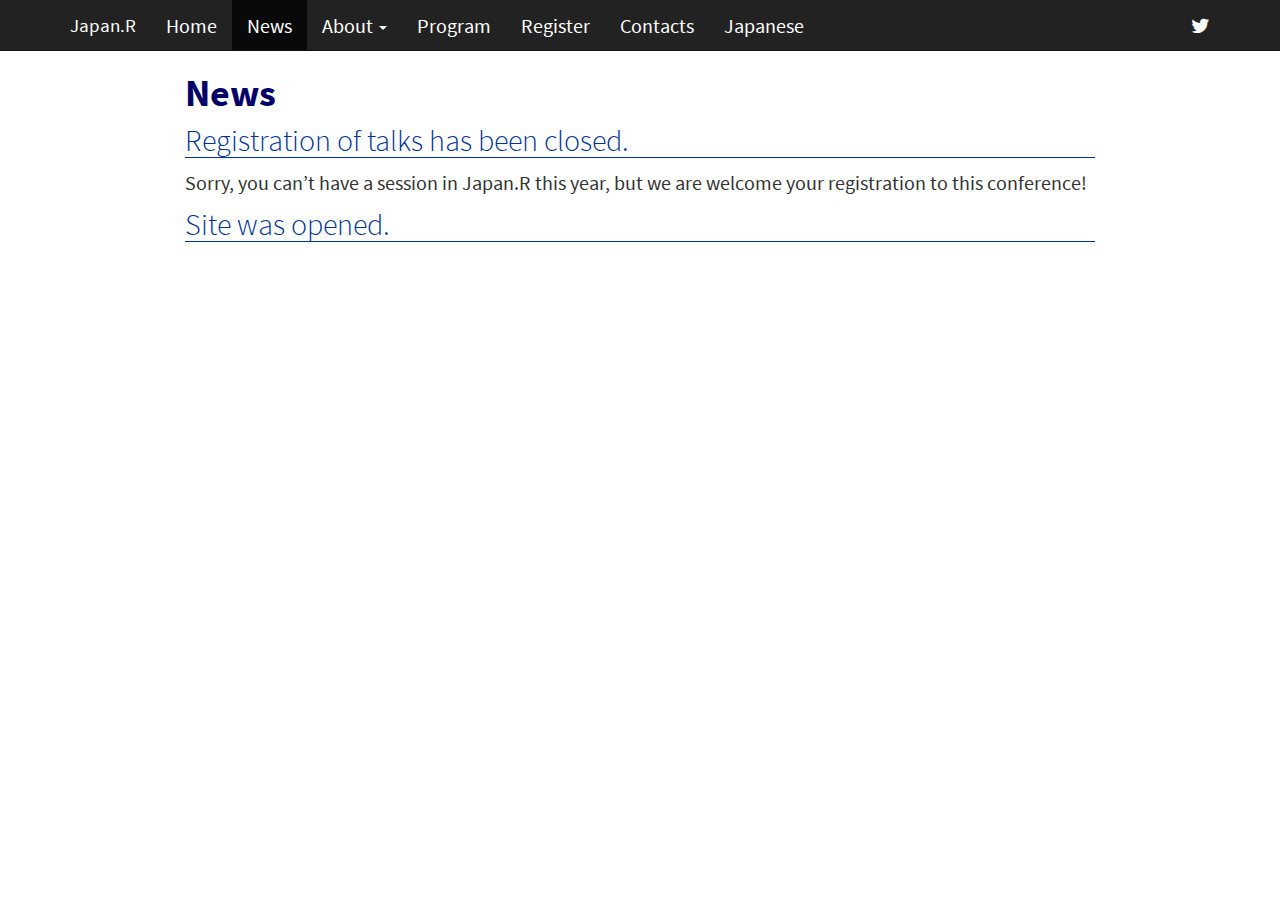
<file: docs/en/news.html>
<!DOCTYPE html>

<html xmlns="http://www.w3.org/1999/xhtml">

<head>

<meta charset="utf-8" />
<meta http-equiv="Content-Type" content="text/html; charset=utf-8" />
<meta name="generator" content="pandoc" />




<title>News</title>

<script src="site_libs/jquery-1.11.3/jquery.min.js"></script>
<meta name="viewport" content="width=device-width, initial-scale=1" />
<link href="site_libs/bootstrap-3.3.5/css/cosmo.min.css" rel="stylesheet" />
<script src="site_libs/bootstrap-3.3.5/js/bootstrap.min.js"></script>
<script src="site_libs/bootstrap-3.3.5/shim/html5shiv.min.js"></script>
<script src="site_libs/bootstrap-3.3.5/shim/respond.min.js"></script>
<script src="site_libs/navigation-1.1/tabsets.js"></script>
<link href="site_libs/highlightjs-1.1/textmate.css" rel="stylesheet" />
<script src="site_libs/highlightjs-1.1/highlight.js"></script>
<link href="site_libs/font-awesome-4.5.0/css/font-awesome.min.css" rel="stylesheet" />

<style type="text/css">code{white-space: pre;}</style>
<style type="text/css">
  pre:not([class]) {
    background-color: white;
  }
</style>
<script type="text/javascript">
if (window.hljs && document.readyState && document.readyState === "complete") {
   window.setTimeout(function() {
      hljs.initHighlighting();
   }, 0);
}
</script>



<style type="text/css">
h1 {
  font-size: 34px;
}
h1.title {
  font-size: 38px;
}
h2 {
  font-size: 30px;
}
h3 {
  font-size: 24px;
}
h4 {
  font-size: 18px;
}
h5 {
  font-size: 16px;
}
h6 {
  font-size: 12px;
}
.table th:not([align]) {
  text-align: left;
}
</style>

<link rel="stylesheet" href="site_style.css" type="text/css" />

</head>

<body>

<style type = "text/css">
.main-container {
  max-width: 940px;
  margin-left: auto;
  margin-right: auto;
}
code {
  color: inherit;
  background-color: rgba(0, 0, 0, 0.04);
}
img {
  max-width:100%;
  height: auto;
}
.tabbed-pane {
  padding-top: 12px;
}
button.code-folding-btn:focus {
  outline: none;
}
</style>


<style type="text/css">
/* padding for bootstrap navbar */
body {
  padding-top: 51px;
  padding-bottom: 40px;
}
/* offset scroll position for anchor links (for fixed navbar)  */
.section h1 {
  padding-top: 56px;
  margin-top: -56px;
}

.section h2 {
  padding-top: 56px;
  margin-top: -56px;
}
.section h3 {
  padding-top: 56px;
  margin-top: -56px;
}
.section h4 {
  padding-top: 56px;
  margin-top: -56px;
}
.section h5 {
  padding-top: 56px;
  margin-top: -56px;
}
.section h6 {
  padding-top: 56px;
  margin-top: -56px;
}
</style>

<script>
// manage active state of menu based on current page
$(document).ready(function () {
  // active menu anchor
  href = window.location.pathname
  href = href.substr(href.lastIndexOf('/') + 1)
  if (href === "")
    href = "index.html";
  var menuAnchor = $('a[href="' + href + '"]');

  // mark it active
  menuAnchor.parent().addClass('active');

  // if it's got a parent navbar menu mark it active as well
  menuAnchor.closest('li.dropdown').addClass('active');
});
</script>


<div class="container-fluid main-container">

<!-- tabsets -->
<script>
$(document).ready(function () {
  window.buildTabsets("TOC");
});
</script>

<!-- code folding -->






<div class="navbar navbar-default  navbar-fixed-top" role="navigation">
  <div class="container">
    <div class="navbar-header">
      <button type="button" class="navbar-toggle collapsed" data-toggle="collapse" data-target="#navbar">
        <span class="icon-bar"></span>
        <span class="icon-bar"></span>
        <span class="icon-bar"></span>
      </button>
      <a class="navbar-brand" href="index.html">Japan.R</a>
    </div>
    <div id="navbar" class="navbar-collapse collapse">
      <ul class="nav navbar-nav">
        <li>
  <a href="index.html">Home</a>
</li>
<li>
  <a href="news.html">News</a>
</li>
<li class="dropdown">
  <a href="#" class="dropdown-toggle" data-toggle="dropdown" role="button" aria-expanded="false">
    About
     
    <span class="caret"></span>
  </a>
  <ul class="dropdown-menu" role="menu">
    <li>
      <a href="japanr.html">Japan.R</a>
    </li>
    <li>
      <a href="date.html">Date &amp; Place</a>
    </li>
    <li>
      <a href="manage.html">Management Members</a>
    </li>
  </ul>
</li>
<li>
  <a href="program.html">Program</a>
</li>
<li>
  <a href="https://japanr.connpass.com/event/70230/">Register</a>
</li>
<li>
  <a href="contact.html">Contacts</a>
</li>
<li>
  <a href="http://japanr.net/">Japanese</a>
</li>
      </ul>
      <ul class="nav navbar-nav navbar-right">
        <li>
  <a href="https://twitter.com/Japan_R_net">
    <span class="fa fa-twitter"></span>
     
  </a>
</li>
      </ul>
    </div><!--/.nav-collapse -->
  </div><!--/.container -->
</div><!--/.navbar -->

<div class="fluid-row" id="header">



<h1 class="title toc-ignore">News</h1>

</div>


<div id="registration-of-talks-has-been-closed." class="section level2">
<h2>Registration of talks has been closed.</h2>
<p>Sorry, you can’t have a session in Japan.R this year, but we are welcome your registration to this conference!</p>
</div>
<div id="site-was-opened." class="section level2">
<h2>Site was opened.</h2>
</div>




</div>

<script>

// add bootstrap table styles to pandoc tables
function bootstrapStylePandocTables() {
  $('tr.header').parent('thead').parent('table').addClass('table table-condensed');
}
$(document).ready(function () {
  bootstrapStylePandocTables();
});


</script>

<!-- dynamically load mathjax for compatibility with self-contained -->
<script>
  (function () {
    var script = document.createElement("script");
    script.type = "text/javascript";
    script.src  = "https://mathjax.rstudio.com/latest/MathJax.js?config=TeX-AMS-MML_HTMLorMML";
    document.getElementsByTagName("head")[0].appendChild(script);
  })();
</script>

</body>
</html>
</file>
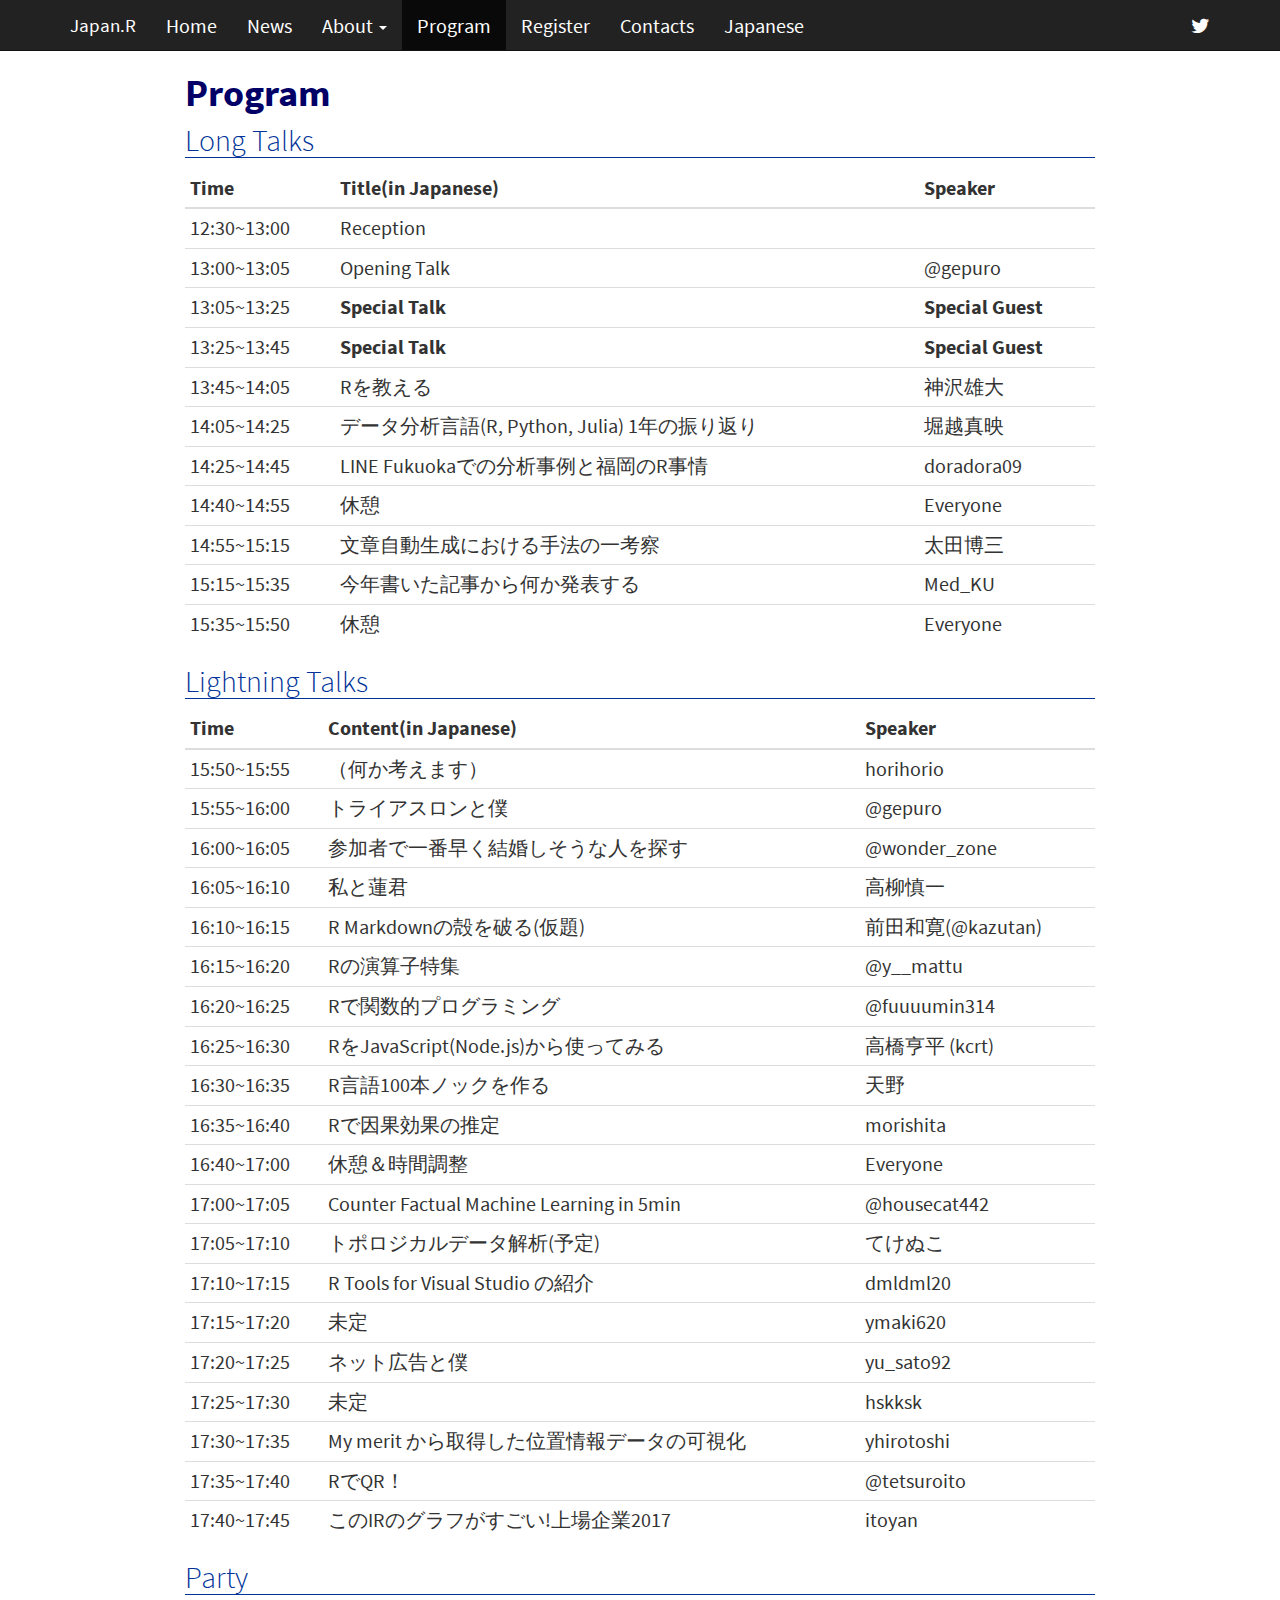
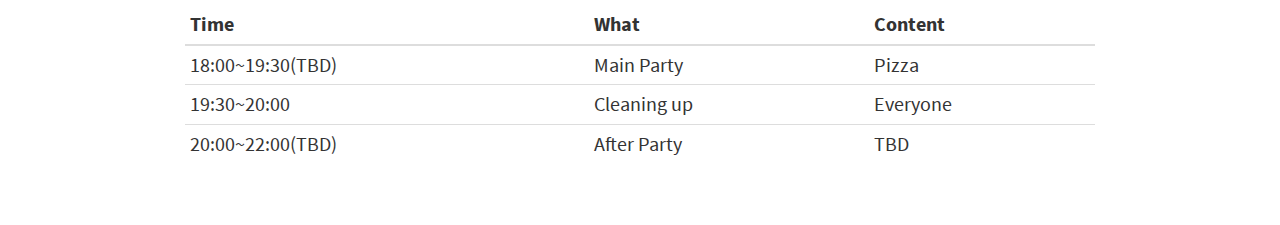
<file: docs/en/program.html>
<!DOCTYPE html>

<html xmlns="http://www.w3.org/1999/xhtml">

<head>

<meta charset="utf-8" />
<meta http-equiv="Content-Type" content="text/html; charset=utf-8" />
<meta name="generator" content="pandoc" />




<title>Program</title>

<script src="site_libs/jquery-1.11.3/jquery.min.js"></script>
<meta name="viewport" content="width=device-width, initial-scale=1" />
<link href="site_libs/bootstrap-3.3.5/css/cosmo.min.css" rel="stylesheet" />
<script src="site_libs/bootstrap-3.3.5/js/bootstrap.min.js"></script>
<script src="site_libs/bootstrap-3.3.5/shim/html5shiv.min.js"></script>
<script src="site_libs/bootstrap-3.3.5/shim/respond.min.js"></script>
<script src="site_libs/navigation-1.1/tabsets.js"></script>
<link href="site_libs/highlightjs-1.1/textmate.css" rel="stylesheet" />
<script src="site_libs/highlightjs-1.1/highlight.js"></script>
<link href="site_libs/font-awesome-4.5.0/css/font-awesome.min.css" rel="stylesheet" />

<style type="text/css">code{white-space: pre;}</style>
<style type="text/css">
  pre:not([class]) {
    background-color: white;
  }
</style>
<script type="text/javascript">
if (window.hljs && document.readyState && document.readyState === "complete") {
   window.setTimeout(function() {
      hljs.initHighlighting();
   }, 0);
}
</script>



<style type="text/css">
h1 {
  font-size: 34px;
}
h1.title {
  font-size: 38px;
}
h2 {
  font-size: 30px;
}
h3 {
  font-size: 24px;
}
h4 {
  font-size: 18px;
}
h5 {
  font-size: 16px;
}
h6 {
  font-size: 12px;
}
.table th:not([align]) {
  text-align: left;
}
</style>

<link rel="stylesheet" href="site_style.css" type="text/css" />

</head>

<body>

<style type = "text/css">
.main-container {
  max-width: 940px;
  margin-left: auto;
  margin-right: auto;
}
code {
  color: inherit;
  background-color: rgba(0, 0, 0, 0.04);
}
img {
  max-width:100%;
  height: auto;
}
.tabbed-pane {
  padding-top: 12px;
}
button.code-folding-btn:focus {
  outline: none;
}
</style>


<style type="text/css">
/* padding for bootstrap navbar */
body {
  padding-top: 51px;
  padding-bottom: 40px;
}
/* offset scroll position for anchor links (for fixed navbar)  */
.section h1 {
  padding-top: 56px;
  margin-top: -56px;
}

.section h2 {
  padding-top: 56px;
  margin-top: -56px;
}
.section h3 {
  padding-top: 56px;
  margin-top: -56px;
}
.section h4 {
  padding-top: 56px;
  margin-top: -56px;
}
.section h5 {
  padding-top: 56px;
  margin-top: -56px;
}
.section h6 {
  padding-top: 56px;
  margin-top: -56px;
}
</style>

<script>
// manage active state of menu based on current page
$(document).ready(function () {
  // active menu anchor
  href = window.location.pathname
  href = href.substr(href.lastIndexOf('/') + 1)
  if (href === "")
    href = "index.html";
  var menuAnchor = $('a[href="' + href + '"]');

  // mark it active
  menuAnchor.parent().addClass('active');

  // if it's got a parent navbar menu mark it active as well
  menuAnchor.closest('li.dropdown').addClass('active');
});
</script>


<div class="container-fluid main-container">

<!-- tabsets -->
<script>
$(document).ready(function () {
  window.buildTabsets("TOC");
});
</script>

<!-- code folding -->






<div class="navbar navbar-default  navbar-fixed-top" role="navigation">
  <div class="container">
    <div class="navbar-header">
      <button type="button" class="navbar-toggle collapsed" data-toggle="collapse" data-target="#navbar">
        <span class="icon-bar"></span>
        <span class="icon-bar"></span>
        <span class="icon-bar"></span>
      </button>
      <a class="navbar-brand" href="index.html">Japan.R</a>
    </div>
    <div id="navbar" class="navbar-collapse collapse">
      <ul class="nav navbar-nav">
        <li>
  <a href="index.html">Home</a>
</li>
<li>
  <a href="news.html">News</a>
</li>
<li class="dropdown">
  <a href="#" class="dropdown-toggle" data-toggle="dropdown" role="button" aria-expanded="false">
    About
     
    <span class="caret"></span>
  </a>
  <ul class="dropdown-menu" role="menu">
    <li>
      <a href="japanr.html">Japan.R</a>
    </li>
    <li>
      <a href="date.html">Date &amp; Place</a>
    </li>
    <li>
      <a href="manage.html">Management Members</a>
    </li>
  </ul>
</li>
<li>
  <a href="program.html">Program</a>
</li>
<li>
  <a href="https://japanr.connpass.com/event/70230/">Register</a>
</li>
<li>
  <a href="contact.html">Contacts</a>
</li>
<li>
  <a href="http://japanr.net/">Japanese</a>
</li>
      </ul>
      <ul class="nav navbar-nav navbar-right">
        <li>
  <a href="https://twitter.com/Japan_R_net">
    <span class="fa fa-twitter"></span>
     
  </a>
</li>
      </ul>
    </div><!--/.nav-collapse -->
  </div><!--/.container -->
</div><!--/.navbar -->

<div class="fluid-row" id="header">



<h1 class="title toc-ignore">Program</h1>

</div>


<div id="long-talks" class="section level2">
<h2>Long Talks</h2>
<table>
<thead>
<tr class="header">
<th>Time</th>
<th>Title(in Japanese)</th>
<th>Speaker</th>
</tr>
</thead>
<tbody>
<tr class="odd">
<td>12:30~13:00</td>
<td>Reception</td>
<td></td>
</tr>
<tr class="even">
<td>13:00~13:05</td>
<td>Opening Talk</td>
<td><span class="citation">@gepuro</span></td>
</tr>
<tr class="odd">
<td>13:05~13:25</td>
<td><strong>Special Talk</strong></td>
<td><strong>Special Guest</strong></td>
</tr>
<tr class="even">
<td>13:25~13:45</td>
<td><strong>Special Talk</strong></td>
<td><strong>Special Guest</strong></td>
</tr>
<tr class="odd">
<td>13:45~14:05</td>
<td>Rを教える</td>
<td>神沢雄大</td>
</tr>
<tr class="even">
<td>14:05~14:25</td>
<td>データ分析言語(R, Python, Julia) 1年の振り返り</td>
<td>堀越真映</td>
</tr>
<tr class="odd">
<td>14:25~14:45</td>
<td>LINE Fukuokaでの分析事例と福岡のR事情</td>
<td>doradora09</td>
</tr>
<tr class="even">
<td>14:40~14:55</td>
<td>休憩</td>
<td>Everyone</td>
</tr>
<tr class="odd">
<td>14:55~15:15</td>
<td>文章自動生成における手法の一考察</td>
<td>太田博三</td>
</tr>
<tr class="even">
<td>15:15~15:35</td>
<td>今年書いた記事から何か発表する</td>
<td>Med_KU</td>
</tr>
<tr class="odd">
<td>15:35~15:50</td>
<td>休憩</td>
<td>Everyone</td>
</tr>
</tbody>
</table>
</div>
<div id="lightning-talks" class="section level2">
<h2>Lightning Talks</h2>
<table>
<thead>
<tr class="header">
<th>Time</th>
<th>Content(in Japanese)</th>
<th>Speaker</th>
</tr>
</thead>
<tbody>
<tr class="odd">
<td>15:50~15:55</td>
<td>（何か考えます）</td>
<td>horihorio</td>
</tr>
<tr class="even">
<td>15:55~16:00</td>
<td>トライアスロンと僕</td>
<td><span class="citation">@gepuro</span></td>
</tr>
<tr class="odd">
<td>16:00~16:05</td>
<td>参加者で一番早く結婚しそうな人を探す</td>
<td><span class="citation">@wonder_zone</span></td>
</tr>
<tr class="even">
<td>16:05~16:10</td>
<td>私と蓮君</td>
<td>高柳慎一</td>
</tr>
<tr class="odd">
<td>16:10~16:15</td>
<td>R Markdownの殻を破る(仮題)</td>
<td>前田和寛(<span class="citation">@kazutan</span>)</td>
</tr>
<tr class="even">
<td>16:15~16:20</td>
<td>Rの演算子特集</td>
<td><span class="citation">@y__mattu</span></td>
</tr>
<tr class="odd">
<td>16:20~16:25</td>
<td>Rで関数的プログラミング</td>
<td><span class="citation">@fuuuumin314</span></td>
</tr>
<tr class="even">
<td>16:25~16:30</td>
<td>RをJavaScript(Node.js)から使ってみる</td>
<td>高橋亨平 (kcrt)</td>
</tr>
<tr class="odd">
<td>16:30~16:35</td>
<td>R言語100本ノックを作る</td>
<td>天野</td>
</tr>
<tr class="even">
<td>16:35~16:40</td>
<td>Rで因果効果の推定</td>
<td>morishita</td>
</tr>
<tr class="odd">
<td>16:40~17:00</td>
<td>休憩＆時間調整</td>
<td>Everyone</td>
</tr>
<tr class="even">
<td>17:00~17:05</td>
<td>Counter Factual Machine Learning in 5min</td>
<td><span class="citation">@housecat442</span></td>
</tr>
<tr class="odd">
<td>17:05~17:10</td>
<td>トポロジカルデータ解析(予定)</td>
<td>てけぬこ</td>
</tr>
<tr class="even">
<td>17:10~17:15</td>
<td>R Tools for Visual Studio の紹介</td>
<td>dmldml20</td>
</tr>
<tr class="odd">
<td>17:15~17:20</td>
<td>未定</td>
<td>ymaki620</td>
</tr>
<tr class="even">
<td>17:20~17:25</td>
<td>ネット広告と僕</td>
<td>yu_sato92</td>
</tr>
<tr class="odd">
<td>17:25~17:30</td>
<td>未定</td>
<td>hskksk</td>
</tr>
<tr class="even">
<td>17:30~17:35</td>
<td>My merit から取得した位置情報データの可視化</td>
<td>yhirotoshi</td>
</tr>
<tr class="odd">
<td>17:35~17:40</td>
<td>RでQR！</td>
<td><span class="citation">@tetsuroito</span></td>
</tr>
<tr class="even">
<td>17:40~17:45</td>
<td>このIRのグラフがすごい!上場企業2017</td>
<td>itoyan</td>
</tr>
</tbody>
</table>
</div>
<div id="party" class="section level2">
<h2>Party</h2>
<table>
<thead>
<tr class="header">
<th>Time</th>
<th>What</th>
<th>Content</th>
</tr>
</thead>
<tbody>
<tr class="odd">
<td>18:00~19:30(TBD)</td>
<td>Main Party</td>
<td>Pizza</td>
</tr>
<tr class="even">
<td>19:30~20:00</td>
<td>Cleaning up</td>
<td>Everyone</td>
</tr>
<tr class="odd">
<td>20:00~22:00(TBD)</td>
<td>After Party</td>
<td>TBD</td>
</tr>
</tbody>
</table>
</div>




</div>

<script>

// add bootstrap table styles to pandoc tables
function bootstrapStylePandocTables() {
  $('tr.header').parent('thead').parent('table').addClass('table table-condensed');
}
$(document).ready(function () {
  bootstrapStylePandocTables();
});


</script>

<!-- dynamically load mathjax for compatibility with self-contained -->
<script>
  (function () {
    var script = document.createElement("script");
    script.type = "text/javascript";
    script.src  = "https://mathjax.rstudio.com/latest/MathJax.js?config=TeX-AMS-MML_HTMLorMML";
    document.getElementsByTagName("head")[0].appendChild(script);
  })();
</script>

</body>
</html>
</file>
<file: docs/css/style.css>
/*
author:uibrush.com
get free PSD and responsive html templates visit http://www.uibrush.com/
*/

*{
 font-family: 'Open Sans', sans-serif;;
}
.wrapper{
	width: 100%;
	margin: 0 auto;
}
@media (min-width:1200px){

.wrapper{
	width: 1344px;
	margin: 0 auto;
}
.container {
  padding: 0;
}
}
@media (max-width:1200px){
img {
  vertical-align: middle;
  width: 100%;
}
.icon{
  vertical-align: middle;
  width: 50px;
  height: 50px;
}
}
.col-lg-3.col-xs-6 {
  margin: 0 auto;
  text-align: center;
}
@media (max-width:500px){
.col-lg-3.col-xs-6 {
  margin: 0 auto;
  text-align: center;
  width: 100%;
}
}
.fa {
    font-size: 20px;
  margin-left: 10px;
}
img {
  vertical-align: middle;
  width: 100%;
}
h2 {
  font-size: 24px;
  font-weight: bold;
/*  text-transform: uppercase; */
  color: #323232;
  margin-top: 60px;
}
h3 {
/*  text-transform: uppercase; */
  font-weight: bold;
  font-size: 20px;
  margin-bottom: 30px;
}
h4 {
  font-size: 16px;
  font-weight: bold;
/*  text-transform: uppercase; */
  margin-bottom: 0px;
  margin-top: 20px;
}
.no-padding-left {
  padding-left: 0;
}
a:hover{
  text-decoration: none;
}
input[type="text"], textarea {
  width: 100%;
  border: 1px solid #cccccc;
  padding: 10px;
  font-size: 14px;
  text-transform: uppercase;
}
textarea {
  margin-top: 20px;
}
p {
  color: #919191;
  font-size: 16px;
  line-height: 30px;
  margin-top: 20px;
    margin-bottom: 0;
}
i{
  color: #ff0000;
}
.submit-bt button {
  background: none;
  border: none;
  background: #ff0000;
  font-size: 24px;
  font-weight: bold;
  color: white;
  width: 200px;
  padding: 5px;
  height: 55px;
}
.our-history p {
  text-align: justify;
}
.banner{
	background-image: url('../img/building.jpg');
	background-size: cover;
	height: 651px;
  background-position: center;
}
.brand{
	color: white;
	font-size: 30px;
	font-weight: 600;
}
.brand span{
	color: #cb2e2e;
}

.language {
   color: white;
  margin-top: 10px;
  margin-left: 10px;
}
.language b{
   color: white;
}

.social-icons {
   color: white;
  margin-top: 10px;
}
.social-icons i{
   color: white;
}
.banner-text{
  text-align: center;
  margin-top: 250px;
}
.banner-text h1 {
  font-size: 36px;
  font-weight: bold;
/*  text-transform: uppercase; */
  color: white;
  text-shadow: 2px 2px 0 black;
}
.banner-text h1 span{
	color: #cb2e2e;
}
.banner-text a {
  color: white;
  text-shadow: 2px 2px 0 black;
  font-size: 22px;
  font-weight: bold;
  text-transform: uppercase;
  padding: 10px 20px;
  border: 2px solid white;
  margin-top: 25px;
  display: inline-block;
  margin-bottom: 20px;
  border-radius: 2px;
}
.banner-text a:hover{
  text-decoration: none;
}
.heading-text {
  margin: 0 auto;
  float: none;
  text-align: center;
  margin-top: 40px;
}
.grey-bg {
  background: #f7f7f7;
  padding-bottom: 60px;
}
.circles-text {
  font-size: 36px !important;
  font-weight: bold;
  line-height: 40px !important;
  margin-top: 70px;
}
.circle span {
  display: block;
  line-height: 20px;
  font-weight: normal;
  font-size: 16px;
  color: #919191;
/*  text-transform: uppercase; */
}

.our-team .fa {
  color: #ff0000;
  font-size: 16px;
  margin-top: 20px;
}
.our-team div p {
  margin-top: 0;
  text-transform: uppercase;
  font-size: 14px;
}
.our-team {
  padding-bottom: 60px;
  display: inline-block;
}
.contact-us i {
  margin-right: 10px;
  text-align: center;
  font-size: 24px;
  width: 24px;
}
.contact-us p {
  margin-top: 15px;
}
.submit-bt {
  margin-top: 20px;
}
.footer {
  margin: 10px 0;
}
.footer .social-icons i {
  color: #ff0000;
}
.footer p {
  margin-top: 10px;
  font-size: 14px;
  line-height: 14px;
}
@media (max-width:800px){
textarea {
  margin-top: 0;
}
input[type="text"] {
 margin-bottom: 20px;
}
}
</file>
<file: docs/en/site_libs/highlightjs-1.1/textmate.css>
pre .operator,
pre .paren {
  color: rgb(104, 118, 135)
}

pre .literal {
  color: rgb(88, 72, 246)
}

pre .number {
  color: rgb(0, 0, 205);
}

pre .comment {
  color: rgb(76, 136, 107);
}

pre .keyword {
  color: rgb(0, 0, 255);
}

pre .identifier {
  color: rgb(0, 0, 0);
}

pre .string {
  color: rgb(3, 106, 7);
}
</file>
<file: docs/en/site_style.css>
body {
  font-size: 20px;
}
h1 {
  color: #006;
  font-size: 32px;
  font-weight: bold;
}
h2 {
  color: #039;
  border-bottom: 1px solid #039;
  margin-top: 35px;
  padding-top: 20px;
}
h3 {
  color: #33c;
  margin-top: 20px;
  padding-top: 15px;
}
</file>
<file: docs/en/site_libs/bootstrap-3.3.5/css/cosmo.min.css>
@font-face {
  font-family: 'Source Sans Pro';
  font-style: normal;
  font-weight: 300;
  src: url(fonts/SourceSansProLight.ttf) format('truetype');
}
@font-face {
  font-family: 'Source Sans Pro';
  font-style: normal;
  font-weight: 400;
  src: url(fonts/SourceSansPro.ttf) format('truetype');
}
@font-face {
  font-family: 'Source Sans Pro';
  font-style: normal;
  font-weight: 700;
  src: url(fonts/SourceSansProBold.ttf) format('truetype');
}

/*!
 * bootswatch v3.3.6
 * Homepage: http://bootswatch.com
 * Copyright 2012-2015 Thomas Park
 * Licensed under MIT
 * Based on Bootstrap
*//*!
 * Bootstrap v3.3.6 (http://getbootstrap.com)
 * Copyright 2011-2015 Twitter, Inc.
 * Licensed under MIT (https://github.com/twbs/bootstrap/blob/master/LICENSE)
 *//*! normalize.css v3.0.3 | MIT License | github.com/necolas/normalize.css */html{font-family:sans-serif;-ms-text-size-adjust:100%;-webkit-text-size-adjust:100%}body{margin:0}article,aside,details,figcaption,figure,footer,header,hgroup,main,menu,nav,section,summary{display:block}audio,canvas,progress,video{display:inline-block;vertical-align:baseline}audio:not([controls]){display:none;height:0}[hidden],template{display:none}a{background-color:transparent}a:active,a:hover{outline:0}abbr[title]{border-bottom:1px dotted}b,strong{font-weight:bold}dfn{font-style:italic}h1{font-size:2em;margin:0.67em 0}mark{background:#ff0;color:#000}small{font-size:80%}sub,sup{font-size:75%;line-height:0;position:relative;vertical-align:baseline}sup{top:-0.5em}sub{bottom:-0.25em}img{border:0}svg:not(:root){overflow:hidden}figure{margin:1em 40px}hr{-webkit-box-sizing:content-box;-moz-box-sizing:content-box;box-sizing:content-box;height:0}pre{overflow:auto}code,kbd,pre,samp{font-family:monospace, monospace;font-size:1em}button,input,optgroup,select,textarea{color:inherit;font:inherit;margin:0}button{overflow:visible}button,select{text-transform:none}button,html input[type="button"],input[type="reset"],input[type="submit"]{-webkit-appearance:button;cursor:pointer}button[disabled],html input[disabled]{cursor:default}button::-moz-focus-inner,input::-moz-focus-inner{border:0;padding:0}input{line-height:normal}input[type="checkbox"],input[type="radio"]{-webkit-box-sizing:border-box;-moz-box-sizing:border-box;box-sizing:border-box;padding:0}input[type="number"]::-webkit-inner-spin-button,input[type="number"]::-webkit-outer-spin-button{height:auto}input[type="search"]{-webkit-appearance:textfield;-webkit-box-sizing:content-box;-moz-box-sizing:content-box;box-sizing:content-box}input[type="search"]::-webkit-search-cancel-button,input[type="search"]::-webkit-search-decoration{-webkit-appearance:none}fieldset{border:1px solid #c0c0c0;margin:0 2px;padding:0.35em 0.625em 0.75em}legend{border:0;padding:0}textarea{overflow:auto}optgroup{font-weight:bold}table{border-collapse:collapse;border-spacing:0}td,th{padding:0}/*! Source: https://github.com/h5bp/html5-boilerplate/blob/master/src/css/main.css */@media print{*,*:before,*:after{background:transparent !important;color:#000 !important;-webkit-box-shadow:none !important;box-shadow:none !important;text-shadow:none !important}a,a:visited{text-decoration:underline}a[href]:after{content:" (" attr(href) ")"}abbr[title]:after{content:" (" attr(title) ")"}a[href^="#"]:after,a[href^="javascript:"]:after{content:""}pre,blockquote{border:1px solid #999;page-break-inside:avoid}thead{display:table-header-group}tr,img{page-break-inside:avoid}img{max-width:100% !important}p,h2,h3{orphans:3;widows:3}h2,h3{page-break-after:avoid}.navbar{display:none}.btn>.caret,.dropup>.btn>.caret{border-top-color:#000 !important}.label{border:1px solid #000}.table{border-collapse:collapse !important}.table td,.table th{background-color:#fff !important}.table-bordered th,.table-bordered td{border:1px solid #ddd !important}}@font-face{font-family:'Glyphicons Halflings';src:url('../fonts/glyphicons-halflings-regular.eot');src:url('../fonts/glyphicons-halflings-regular.eot?#iefix') format('embedded-opentype'),url('../fonts/glyphicons-halflings-regular.woff') format('woff'),url('../fonts/glyphicons-halflings-regular.ttf') format('truetype'),url('../fonts/glyphicons-halflings-regular.svg#glyphicons_halflingsregular') format('svg')}.glyphicon{position:relative;top:1px;display:inline-block;font-family:'Glyphicons Halflings';font-style:normal;font-weight:normal;line-height:1;-webkit-font-smoothing:antialiased;-moz-osx-font-smoothing:grayscale}.glyphicon-asterisk:before{content:"\002a"}.glyphicon-plus:before{content:"\002b"}.glyphicon-euro:before,.glyphicon-eur:before{content:"\20ac"}.glyphicon-minus:before{content:"\2212"}.glyphicon-cloud:before{content:"\2601"}.glyphicon-envelope:before{content:"\2709"}.glyphicon-pencil:before{content:"\270f"}.glyphicon-glass:before{content:"\e001"}.glyphicon-music:before{content:"\e002"}.glyphicon-search:before{content:"\e003"}.glyphicon-heart:before{content:"\e005"}.glyphicon-star:before{content:"\e006"}.glyphicon-star-empty:before{content:"\e007"}.glyphicon-user:before{content:"\e008"}.glyphicon-film:before{content:"\e009"}.glyphicon-th-large:before{content:"\e010"}.glyphicon-th:before{content:"\e011"}.glyphicon-th-list:before{content:"\e012"}.glyphicon-ok:before{content:"\e013"}.glyphicon-remove:before{content:"\e014"}.glyphicon-zoom-in:before{content:"\e015"}.glyphicon-zoom-out:before{content:"\e016"}.glyphicon-off:before{content:"\e017"}.glyphicon-signal:before{content:"\e018"}.glyphicon-cog:before{content:"\e019"}.glyphicon-trash:before{content:"\e020"}.glyphicon-home:before{content:"\e021"}.glyphicon-file:before{content:"\e022"}.glyphicon-time:before{content:"\e023"}.glyphicon-road:before{content:"\e024"}.glyphicon-download-alt:before{content:"\e025"}.glyphicon-download:before{content:"\e026"}.glyphicon-upload:before{content:"\e027"}.glyphicon-inbox:before{content:"\e028"}.glyphicon-play-circle:before{content:"\e029"}.glyphicon-repeat:before{content:"\e030"}.glyphicon-refresh:before{content:"\e031"}.glyphicon-list-alt:before{content:"\e032"}.glyphicon-lock:before{content:"\e033"}.glyphicon-flag:before{content:"\e034"}.glyphicon-headphones:before{content:"\e035"}.glyphicon-volume-off:before{content:"\e036"}.glyphicon-volume-down:before{content:"\e037"}.glyphicon-volume-up:before{content:"\e038"}.glyphicon-qrcode:before{content:"\e039"}.glyphicon-barcode:before{content:"\e040"}.glyphicon-tag:before{content:"\e041"}.glyphicon-tags:before{content:"\e042"}.glyphicon-book:before{content:"\e043"}.glyphicon-bookmark:before{content:"\e044"}.glyphicon-print:before{content:"\e045"}.glyphicon-camera:before{content:"\e046"}.glyphicon-font:before{content:"\e047"}.glyphicon-bold:before{content:"\e048"}.glyphicon-italic:before{content:"\e049"}.glyphicon-text-height:before{content:"\e050"}.glyphicon-text-width:before{content:"\e051"}.glyphicon-align-left:before{content:"\e052"}.glyphicon-align-center:before{content:"\e053"}.glyphicon-align-right:before{content:"\e054"}.glyphicon-align-justify:before{content:"\e055"}.glyphicon-list:before{content:"\e056"}.glyphicon-indent-left:before{content:"\e057"}.glyphicon-indent-right:before{content:"\e058"}.glyphicon-facetime-video:before{content:"\e059"}.glyphicon-picture:before{content:"\e060"}.glyphicon-map-marker:before{content:"\e062"}.glyphicon-adjust:before{content:"\e063"}.glyphicon-tint:before{content:"\e064"}.glyphicon-edit:before{content:"\e065"}.glyphicon-share:before{content:"\e066"}.glyphicon-check:before{content:"\e067"}.glyphicon-move:before{content:"\e068"}.glyphicon-step-backward:before{content:"\e069"}.glyphicon-fast-backward:before{content:"\e070"}.glyphicon-backward:before{content:"\e071"}.glyphicon-play:before{content:"\e072"}.glyphicon-pause:before{content:"\e073"}.glyphicon-stop:before{content:"\e074"}.glyphicon-forward:before{content:"\e075"}.glyphicon-fast-forward:before{content:"\e076"}.glyphicon-step-forward:before{content:"\e077"}.glyphicon-eject:before{content:"\e078"}.glyphicon-chevron-left:before{content:"\e079"}.glyphicon-chevron-right:before{content:"\e080"}.glyphicon-plus-sign:before{content:"\e081"}.glyphicon-minus-sign:before{content:"\e082"}.glyphicon-remove-sign:before{content:"\e083"}.glyphicon-ok-sign:before{content:"\e084"}.glyphicon-question-sign:before{content:"\e085"}.glyphicon-info-sign:before{content:"\e086"}.glyphicon-screenshot:before{content:"\e087"}.glyphicon-remove-circle:before{content:"\e088"}.glyphicon-ok-circle:before{content:"\e089"}.glyphicon-ban-circle:before{content:"\e090"}.glyphicon-arrow-left:before{content:"\e091"}.glyphicon-arrow-right:before{content:"\e092"}.glyphicon-arrow-up:before{content:"\e093"}.glyphicon-arrow-down:before{content:"\e094"}.glyphicon-share-alt:before{content:"\e095"}.glyphicon-resize-full:before{content:"\e096"}.glyphicon-resize-small:before{content:"\e097"}.glyphicon-exclamation-sign:before{content:"\e101"}.glyphicon-gift:before{content:"\e102"}.glyphicon-leaf:before{content:"\e103"}.glyphicon-fire:before{content:"\e104"}.glyphicon-eye-open:before{content:"\e105"}.glyphicon-eye-close:before{content:"\e106"}.glyphicon-warning-sign:before{content:"\e107"}.glyphicon-plane:before{content:"\e108"}.glyphicon-calendar:before{content:"\e109"}.glyphicon-random:before{content:"\e110"}.glyphicon-comment:before{content:"\e111"}.glyphicon-magnet:before{content:"\e112"}.glyphicon-chevron-up:before{content:"\e113"}.glyphicon-chevron-down:before{content:"\e114"}.glyphicon-retweet:before{content:"\e115"}.glyphicon-shopping-cart:before{content:"\e116"}.glyphicon-folder-close:before{content:"\e117"}.glyphicon-folder-open:before{content:"\e118"}.glyphicon-resize-vertical:before{content:"\e119"}.glyphicon-resize-horizontal:before{content:"\e120"}.glyphicon-hdd:before{content:"\e121"}.glyphicon-bullhorn:before{content:"\e122"}.glyphicon-bell:before{content:"\e123"}.glyphicon-certificate:before{content:"\e124"}.glyphicon-thumbs-up:before{content:"\e125"}.glyphicon-thumbs-down:before{content:"\e126"}.glyphicon-hand-right:before{content:"\e127"}.glyphicon-hand-left:before{content:"\e128"}.glyphicon-hand-up:before{content:"\e129"}.glyphicon-hand-down:before{content:"\e130"}.glyphicon-circle-arrow-right:before{content:"\e131"}.glyphicon-circle-arrow-left:before{content:"\e132"}.glyphicon-circle-arrow-up:before{content:"\e133"}.glyphicon-circle-arrow-down:before{content:"\e134"}.glyphicon-globe:before{content:"\e135"}.glyphicon-wrench:before{content:"\e136"}.glyphicon-tasks:before{content:"\e137"}.glyphicon-filter:before{content:"\e138"}.glyphicon-briefcase:before{content:"\e139"}.glyphicon-fullscreen:before{content:"\e140"}.glyphicon-dashboard:before{content:"\e141"}.glyphicon-paperclip:before{content:"\e142"}.glyphicon-heart-empty:before{content:"\e143"}.glyphicon-link:before{content:"\e144"}.glyphicon-phone:before{content:"\e145"}.glyphicon-pushpin:before{content:"\e146"}.glyphicon-usd:before{content:"\e148"}.glyphicon-gbp:before{content:"\e149"}.glyphicon-sort:before{content:"\e150"}.glyphicon-sort-by-alphabet:before{content:"\e151"}.glyphicon-sort-by-alphabet-alt:before{content:"\e152"}.glyphicon-sort-by-order:before{content:"\e153"}.glyphicon-sort-by-order-alt:before{content:"\e154"}.glyphicon-sort-by-attributes:before{content:"\e155"}.glyphicon-sort-by-attributes-alt:before{content:"\e156"}.glyphicon-unchecked:before{content:"\e157"}.glyphicon-expand:before{content:"\e158"}.glyphicon-collapse-down:before{content:"\e159"}.glyphicon-collapse-up:before{content:"\e160"}.glyphicon-log-in:before{content:"\e161"}.glyphicon-flash:before{content:"\e162"}.glyphicon-log-out:before{content:"\e163"}.glyphicon-new-window:before{content:"\e164"}.glyphicon-record:before{content:"\e165"}.glyphicon-save:before{content:"\e166"}.glyphicon-open:before{content:"\e167"}.glyphicon-saved:before{content:"\e168"}.glyphicon-import:before{content:"\e169"}.glyphicon-export:before{content:"\e170"}.glyphicon-send:before{content:"\e171"}.glyphicon-floppy-disk:before{content:"\e172"}.glyphicon-floppy-saved:before{content:"\e173"}.glyphicon-floppy-remove:before{content:"\e174"}.glyphicon-floppy-save:before{content:"\e175"}.glyphicon-floppy-open:before{content:"\e176"}.glyphicon-credit-card:before{content:"\e177"}.glyphicon-transfer:before{content:"\e178"}.glyphicon-cutlery:before{content:"\e179"}.glyphicon-header:before{content:"\e180"}.glyphicon-compressed:before{content:"\e181"}.glyphicon-earphone:before{content:"\e182"}.glyphicon-phone-alt:before{content:"\e183"}.glyphicon-tower:before{content:"\e184"}.glyphicon-stats:before{content:"\e185"}.glyphicon-sd-video:before{content:"\e186"}.glyphicon-hd-video:before{content:"\e187"}.glyphicon-subtitles:before{content:"\e188"}.glyphicon-sound-stereo:before{content:"\e189"}.glyphicon-sound-dolby:before{content:"\e190"}.glyphicon-sound-5-1:before{content:"\e191"}.glyphicon-sound-6-1:before{content:"\e192"}.glyphicon-sound-7-1:before{content:"\e193"}.glyphicon-copyright-mark:before{content:"\e194"}.glyphicon-registration-mark:before{content:"\e195"}.glyphicon-cloud-download:before{content:"\e197"}.glyphicon-cloud-upload:before{content:"\e198"}.glyphicon-tree-conifer:before{content:"\e199"}.glyphicon-tree-deciduous:before{content:"\e200"}.glyphicon-cd:before{content:"\e201"}.glyphicon-save-file:before{content:"\e202"}.glyphicon-open-file:before{content:"\e203"}.glyphicon-level-up:before{content:"\e204"}.glyphicon-copy:before{content:"\e205"}.glyphicon-paste:before{content:"\e206"}.glyphicon-alert:before{content:"\e209"}.glyphicon-equalizer:before{content:"\e210"}.glyphicon-king:before{content:"\e211"}.glyphicon-queen:before{content:"\e212"}.glyphicon-pawn:before{content:"\e213"}.glyphicon-bishop:before{content:"\e214"}.glyphicon-knight:before{content:"\e215"}.glyphicon-baby-formula:before{content:"\e216"}.glyphicon-tent:before{content:"\26fa"}.glyphicon-blackboard:before{content:"\e218"}.glyphicon-bed:before{content:"\e219"}.glyphicon-apple:before{content:"\f8ff"}.glyphicon-erase:before{content:"\e221"}.glyphicon-hourglass:before{content:"\231b"}.glyphicon-lamp:before{content:"\e223"}.glyphicon-duplicate:before{content:"\e224"}.glyphicon-piggy-bank:before{content:"\e225"}.glyphicon-scissors:before{content:"\e226"}.glyphicon-bitcoin:before{content:"\e227"}.glyphicon-btc:before{content:"\e227"}.glyphicon-xbt:before{content:"\e227"}.glyphicon-yen:before{content:"\00a5"}.glyphicon-jpy:before{content:"\00a5"}.glyphicon-ruble:before{content:"\20bd"}.glyphicon-rub:before{content:"\20bd"}.glyphicon-scale:before{content:"\e230"}.glyphicon-ice-lolly:before{content:"\e231"}.glyphicon-ice-lolly-tasted:before{content:"\e232"}.glyphicon-education:before{content:"\e233"}.glyphicon-option-horizontal:before{content:"\e234"}.glyphicon-option-vertical:before{content:"\e235"}.glyphicon-menu-hamburger:before{content:"\e236"}.glyphicon-modal-window:before{content:"\e237"}.glyphicon-oil:before{content:"\e238"}.glyphicon-grain:before{content:"\e239"}.glyphicon-sunglasses:before{content:"\e240"}.glyphicon-text-size:before{content:"\e241"}.glyphicon-text-color:before{content:"\e242"}.glyphicon-text-background:before{content:"\e243"}.glyphicon-object-align-top:before{content:"\e244"}.glyphicon-object-align-bottom:before{content:"\e245"}.glyphicon-object-align-horizontal:before{content:"\e246"}.glyphicon-object-align-left:before{content:"\e247"}.glyphicon-object-align-vertical:before{content:"\e248"}.glyphicon-object-align-right:before{content:"\e249"}.glyphicon-triangle-right:before{content:"\e250"}.glyphicon-triangle-left:before{content:"\e251"}.glyphicon-triangle-bottom:before{content:"\e252"}.glyphicon-triangle-top:before{content:"\e253"}.glyphicon-console:before{content:"\e254"}.glyphicon-superscript:before{content:"\e255"}.glyphicon-subscript:before{content:"\e256"}.glyphicon-menu-left:before{content:"\e257"}.glyphicon-menu-right:before{content:"\e258"}.glyphicon-menu-down:before{content:"\e259"}.glyphicon-menu-up:before{content:"\e260"}*{-webkit-box-sizing:border-box;-moz-box-sizing:border-box;box-sizing:border-box}*:before,*:after{-webkit-box-sizing:border-box;-moz-box-sizing:border-box;box-sizing:border-box}html{font-size:10px;-webkit-tap-highlight-color:rgba(0,0,0,0)}body{font-family:"Source Sans Pro",Calibri,Candara,Arial,sans-serif;font-size:15px;line-height:1.42857143;color:#333333;background-color:#ffffff}input,button,select,textarea{font-family:inherit;font-size:inherit;line-height:inherit}a{color:#2780e3;text-decoration:none}a:hover,a:focus{color:#165ba8;text-decoration:underline}a:focus{outline:thin dotted;outline:5px auto -webkit-focus-ring-color;outline-offset:-2px}figure{margin:0}img{vertical-align:middle}.img-responsive,.thumbnail>img,.thumbnail a>img,.carousel-inner>.item>img,.carousel-inner>.item>a>img{display:block;max-width:100%;height:auto}.img-rounded{border-radius:0}.img-thumbnail{padding:4px;line-height:1.42857143;background-color:#ffffff;border:1px solid #dddddd;border-radius:0;-webkit-transition:all .2s ease-in-out;-o-transition:all .2s ease-in-out;transition:all .2s ease-in-out;display:inline-block;max-width:100%;height:auto}.img-circle{border-radius:50%}hr{margin-top:21px;margin-bottom:21px;border:0;border-top:1px solid #e6e6e6}.sr-only{position:absolute;width:1px;height:1px;margin:-1px;padding:0;overflow:hidden;clip:rect(0, 0, 0, 0);border:0}.sr-only-focusable:active,.sr-only-focusable:focus{position:static;width:auto;height:auto;margin:0;overflow:visible;clip:auto}[role="button"]{cursor:pointer}h1,h2,h3,h4,h5,h6,.h1,.h2,.h3,.h4,.h5,.h6{font-family:"Source Sans Pro",Calibri,Candara,Arial,sans-serif;font-weight:300;line-height:1.1;color:inherit}h1 small,h2 small,h3 small,h4 small,h5 small,h6 small,.h1 small,.h2 small,.h3 small,.h4 small,.h5 small,.h6 small,h1 .small,h2 .small,h3 .small,h4 .small,h5 .small,h6 .small,.h1 .small,.h2 .small,.h3 .small,.h4 .small,.h5 .small,.h6 .small{font-weight:normal;line-height:1;color:#999999}h1,.h1,h2,.h2,h3,.h3{margin-top:21px;margin-bottom:10.5px}h1 small,.h1 small,h2 small,.h2 small,h3 small,.h3 small,h1 .small,.h1 .small,h2 .small,.h2 .small,h3 .small,.h3 .small{font-size:65%}h4,.h4,h5,.h5,h6,.h6{margin-top:10.5px;margin-bottom:10.5px}h4 small,.h4 small,h5 small,.h5 small,h6 small,.h6 small,h4 .small,.h4 .small,h5 .small,.h5 .small,h6 .small,.h6 .small{font-size:75%}h1,.h1{font-size:39px}h2,.h2{font-size:32px}h3,.h3{font-size:26px}h4,.h4{font-size:19px}h5,.h5{font-size:15px}h6,.h6{font-size:13px}p{margin:0 0 10.5px}.lead{margin-bottom:21px;font-size:17px;font-weight:300;line-height:1.4}@media (min-width:768px){.lead{font-size:22.5px}}small,.small{font-size:86%}mark,.mark{background-color:#ff7518;padding:.2em}.text-left{text-align:left}.text-right{text-align:right}.text-center{text-align:center}.text-justify{text-align:justify}.text-nowrap{white-space:nowrap}.text-lowercase{text-transform:lowercase}.text-uppercase{text-transform:uppercase}.text-capitalize{text-transform:capitalize}.text-muted{color:#999999}.text-primary{color:#2780e3}a.text-primary:hover,a.text-primary:focus{color:#1967be}.text-success{color:#ffffff}a.text-success:hover,a.text-success:focus{color:#e6e6e6}.text-info{color:#ffffff}a.text-info:hover,a.text-info:focus{color:#e6e6e6}.text-warning{color:#ffffff}a.text-warning:hover,a.text-warning:focus{color:#e6e6e6}.text-danger{color:#ffffff}a.text-danger:hover,a.text-danger:focus{color:#e6e6e6}.bg-primary{color:#fff;background-color:#2780e3}a.bg-primary:hover,a.bg-primary:focus{background-color:#1967be}.bg-success{background-color:#3fb618}a.bg-success:hover,a.bg-success:focus{background-color:#2f8912}.bg-info{background-color:#9954bb}a.bg-info:hover,a.bg-info:focus{background-color:#7e3f9d}.bg-warning{background-color:#ff7518}a.bg-warning:hover,a.bg-warning:focus{background-color:#e45c00}.bg-danger{background-color:#ff0039}a.bg-danger:hover,a.bg-danger:focus{background-color:#cc002e}.page-header{padding-bottom:9.5px;margin:42px 0 21px;border-bottom:1px solid #e6e6e6}ul,ol{margin-top:0;margin-bottom:10.5px}ul ul,ol ul,ul ol,ol ol{margin-bottom:0}.list-unstyled{padding-left:0;list-style:none}.list-inline{padding-left:0;list-style:none;margin-left:-5px}.list-inline>li{display:inline-block;padding-left:5px;padding-right:5px}dl{margin-top:0;margin-bottom:21px}dt,dd{line-height:1.42857143}dt{font-weight:bold}dd{margin-left:0}@media (min-width:768px){.dl-horizontal dt{float:left;width:160px;clear:left;text-align:right;overflow:hidden;text-overflow:ellipsis;white-space:nowrap}.dl-horizontal dd{margin-left:180px}}abbr[title],abbr[data-original-title]{cursor:help;border-bottom:1px dotted #999999}.initialism{font-size:90%;text-transform:uppercase}blockquote{padding:10.5px 21px;margin:0 0 21px;font-size:18.75px;border-left:5px solid #e6e6e6}blockquote p:last-child,blockquote ul:last-child,blockquote ol:last-child{margin-bottom:0}blockquote footer,blockquote small,blockquote .small{display:block;font-size:80%;line-height:1.42857143;color:#999999}blockquote footer:before,blockquote small:before,blockquote .small:before{content:'\2014 \00A0'}.blockquote-reverse,blockquote.pull-right{padding-right:15px;padding-left:0;border-right:5px solid #e6e6e6;border-left:0;text-align:right}.blockquote-reverse footer:before,blockquote.pull-right footer:before,.blockquote-reverse small:before,blockquote.pull-right small:before,.blockquote-reverse .small:before,blockquote.pull-right .small:before{content:''}.blockquote-reverse footer:after,blockquote.pull-right footer:after,.blockquote-reverse small:after,blockquote.pull-right small:after,.blockquote-reverse .small:after,blockquote.pull-right .small:after{content:'\00A0 \2014'}address{margin-bottom:21px;font-style:normal;line-height:1.42857143}code,kbd,pre,samp{font-family:monospace}code{padding:2px 4px;font-size:90%;color:#c7254e;background-color:#f9f2f4;border-radius:0}kbd{padding:2px 4px;font-size:90%;color:#ffffff;background-color:#333333;border-radius:0;-webkit-box-shadow:inset 0 -1px 0 rgba(0,0,0,0.25);box-shadow:inset 0 -1px 0 rgba(0,0,0,0.25)}kbd kbd{padding:0;font-size:100%;font-weight:bold;-webkit-box-shadow:none;box-shadow:none}pre{display:block;padding:10px;margin:0 0 10.5px;font-size:14px;line-height:1.42857143;word-break:break-all;word-wrap:break-word;color:#333333;background-color:#f5f5f5;border:1px solid #cccccc;border-radius:0}pre code{padding:0;font-size:inherit;color:inherit;white-space:pre-wrap;background-color:transparent;border-radius:0}.pre-scrollable{max-height:340px;overflow-y:scroll}.container{margin-right:auto;margin-left:auto;padding-left:15px;padding-right:15px}@media (min-width:768px){.container{width:750px}}@media (min-width:992px){.container{width:970px}}@media (min-width:1200px){.container{width:1170px}}.container-fluid{margin-right:auto;margin-left:auto;padding-left:15px;padding-right:15px}.row{margin-left:-15px;margin-right:-15px}.col-xs-1,.col-sm-1,.col-md-1,.col-lg-1,.col-xs-2,.col-sm-2,.col-md-2,.col-lg-2,.col-xs-3,.col-sm-3,.col-md-3,.col-lg-3,.col-xs-4,.col-sm-4,.col-md-4,.col-lg-4,.col-xs-5,.col-sm-5,.col-md-5,.col-lg-5,.col-xs-6,.col-sm-6,.col-md-6,.col-lg-6,.col-xs-7,.col-sm-7,.col-md-7,.col-lg-7,.col-xs-8,.col-sm-8,.col-md-8,.col-lg-8,.col-xs-9,.col-sm-9,.col-md-9,.col-lg-9,.col-xs-10,.col-sm-10,.col-md-10,.col-lg-10,.col-xs-11,.col-sm-11,.col-md-11,.col-lg-11,.col-xs-12,.col-sm-12,.col-md-12,.col-lg-12{position:relative;min-height:1px;padding-left:15px;padding-right:15px}.col-xs-1,.col-xs-2,.col-xs-3,.col-xs-4,.col-xs-5,.col-xs-6,.col-xs-7,.col-xs-8,.col-xs-9,.col-xs-10,.col-xs-11,.col-xs-12{float:left}.col-xs-12{width:100%}.col-xs-11{width:91.66666667%}.col-xs-10{width:83.33333333%}.col-xs-9{width:75%}.col-xs-8{width:66.66666667%}.col-xs-7{width:58.33333333%}.col-xs-6{width:50%}.col-xs-5{width:41.66666667%}.col-xs-4{width:33.33333333%}.col-xs-3{width:25%}.col-xs-2{width:16.66666667%}.col-xs-1{width:8.33333333%}.col-xs-pull-12{right:100%}.col-xs-pull-11{right:91.66666667%}.col-xs-pull-10{right:83.33333333%}.col-xs-pull-9{right:75%}.col-xs-pull-8{right:66.66666667%}.col-xs-pull-7{right:58.33333333%}.col-xs-pull-6{right:50%}.col-xs-pull-5{right:41.66666667%}.col-xs-pull-4{right:33.33333333%}.col-xs-pull-3{right:25%}.col-xs-pull-2{right:16.66666667%}.col-xs-pull-1{right:8.33333333%}.col-xs-pull-0{right:auto}.col-xs-push-12{left:100%}.col-xs-push-11{left:91.66666667%}.col-xs-push-10{left:83.33333333%}.col-xs-push-9{left:75%}.col-xs-push-8{left:66.66666667%}.col-xs-push-7{left:58.33333333%}.col-xs-push-6{left:50%}.col-xs-push-5{left:41.66666667%}.col-xs-push-4{left:33.33333333%}.col-xs-push-3{left:25%}.col-xs-push-2{left:16.66666667%}.col-xs-push-1{left:8.33333333%}.col-xs-push-0{left:auto}.col-xs-offset-12{margin-left:100%}.col-xs-offset-11{margin-left:91.66666667%}.col-xs-offset-10{margin-left:83.33333333%}.col-xs-offset-9{margin-left:75%}.col-xs-offset-8{margin-left:66.66666667%}.col-xs-offset-7{margin-left:58.33333333%}.col-xs-offset-6{margin-left:50%}.col-xs-offset-5{margin-left:41.66666667%}.col-xs-offset-4{margin-left:33.33333333%}.col-xs-offset-3{margin-left:25%}.col-xs-offset-2{margin-left:16.66666667%}.col-xs-offset-1{margin-left:8.33333333%}.col-xs-offset-0{margin-left:0%}@media (min-width:768px){.col-sm-1,.col-sm-2,.col-sm-3,.col-sm-4,.col-sm-5,.col-sm-6,.col-sm-7,.col-sm-8,.col-sm-9,.col-sm-10,.col-sm-11,.col-sm-12{float:left}.col-sm-12{width:100%}.col-sm-11{width:91.66666667%}.col-sm-10{width:83.33333333%}.col-sm-9{width:75%}.col-sm-8{width:66.66666667%}.col-sm-7{width:58.33333333%}.col-sm-6{width:50%}.col-sm-5{width:41.66666667%}.col-sm-4{width:33.33333333%}.col-sm-3{width:25%}.col-sm-2{width:16.66666667%}.col-sm-1{width:8.33333333%}.col-sm-pull-12{right:100%}.col-sm-pull-11{right:91.66666667%}.col-sm-pull-10{right:83.33333333%}.col-sm-pull-9{right:75%}.col-sm-pull-8{right:66.66666667%}.col-sm-pull-7{right:58.33333333%}.col-sm-pull-6{right:50%}.col-sm-pull-5{right:41.66666667%}.col-sm-pull-4{right:33.33333333%}.col-sm-pull-3{right:25%}.col-sm-pull-2{right:16.66666667%}.col-sm-pull-1{right:8.33333333%}.col-sm-pull-0{right:auto}.col-sm-push-12{left:100%}.col-sm-push-11{left:91.66666667%}.col-sm-push-10{left:83.33333333%}.col-sm-push-9{left:75%}.col-sm-push-8{left:66.66666667%}.col-sm-push-7{left:58.33333333%}.col-sm-push-6{left:50%}.col-sm-push-5{left:41.66666667%}.col-sm-push-4{left:33.33333333%}.col-sm-push-3{left:25%}.col-sm-push-2{left:16.66666667%}.col-sm-push-1{left:8.33333333%}.col-sm-push-0{left:auto}.col-sm-offset-12{margin-left:100%}.col-sm-offset-11{margin-left:91.66666667%}.col-sm-offset-10{margin-left:83.33333333%}.col-sm-offset-9{margin-left:75%}.col-sm-offset-8{margin-left:66.66666667%}.col-sm-offset-7{margin-left:58.33333333%}.col-sm-offset-6{margin-left:50%}.col-sm-offset-5{margin-left:41.66666667%}.col-sm-offset-4{margin-left:33.33333333%}.col-sm-offset-3{margin-left:25%}.col-sm-offset-2{margin-left:16.66666667%}.col-sm-offset-1{margin-left:8.33333333%}.col-sm-offset-0{margin-left:0%}}@media (min-width:992px){.col-md-1,.col-md-2,.col-md-3,.col-md-4,.col-md-5,.col-md-6,.col-md-7,.col-md-8,.col-md-9,.col-md-10,.col-md-11,.col-md-12{float:left}.col-md-12{width:100%}.col-md-11{width:91.66666667%}.col-md-10{width:83.33333333%}.col-md-9{width:75%}.col-md-8{width:66.66666667%}.col-md-7{width:58.33333333%}.col-md-6{width:50%}.col-md-5{width:41.66666667%}.col-md-4{width:33.33333333%}.col-md-3{width:25%}.col-md-2{width:16.66666667%}.col-md-1{width:8.33333333%}.col-md-pull-12{right:100%}.col-md-pull-11{right:91.66666667%}.col-md-pull-10{right:83.33333333%}.col-md-pull-9{right:75%}.col-md-pull-8{right:66.66666667%}.col-md-pull-7{right:58.33333333%}.col-md-pull-6{right:50%}.col-md-pull-5{right:41.66666667%}.col-md-pull-4{right:33.33333333%}.col-md-pull-3{right:25%}.col-md-pull-2{right:16.66666667%}.col-md-pull-1{right:8.33333333%}.col-md-pull-0{right:auto}.col-md-push-12{left:100%}.col-md-push-11{left:91.66666667%}.col-md-push-10{left:83.33333333%}.col-md-push-9{left:75%}.col-md-push-8{left:66.66666667%}.col-md-push-7{left:58.33333333%}.col-md-push-6{left:50%}.col-md-push-5{left:41.66666667%}.col-md-push-4{left:33.33333333%}.col-md-push-3{left:25%}.col-md-push-2{left:16.66666667%}.col-md-push-1{left:8.33333333%}.col-md-push-0{left:auto}.col-md-offset-12{margin-left:100%}.col-md-offset-11{margin-left:91.66666667%}.col-md-offset-10{margin-left:83.33333333%}.col-md-offset-9{margin-left:75%}.col-md-offset-8{margin-left:66.66666667%}.col-md-offset-7{margin-left:58.33333333%}.col-md-offset-6{margin-left:50%}.col-md-offset-5{margin-left:41.66666667%}.col-md-offset-4{margin-left:33.33333333%}.col-md-offset-3{margin-left:25%}.col-md-offset-2{margin-left:16.66666667%}.col-md-offset-1{margin-left:8.33333333%}.col-md-offset-0{margin-left:0%}}@media (min-width:1200px){.col-lg-1,.col-lg-2,.col-lg-3,.col-lg-4,.col-lg-5,.col-lg-6,.col-lg-7,.col-lg-8,.col-lg-9,.col-lg-10,.col-lg-11,.col-lg-12{float:left}.col-lg-12{width:100%}.col-lg-11{width:91.66666667%}.col-lg-10{width:83.33333333%}.col-lg-9{width:75%}.col-lg-8{width:66.66666667%}.col-lg-7{width:58.33333333%}.col-lg-6{width:50%}.col-lg-5{width:41.66666667%}.col-lg-4{width:33.33333333%}.col-lg-3{width:25%}.col-lg-2{width:16.66666667%}.col-lg-1{width:8.33333333%}.col-lg-pull-12{right:100%}.col-lg-pull-11{right:91.66666667%}.col-lg-pull-10{right:83.33333333%}.col-lg-pull-9{right:75%}.col-lg-pull-8{right:66.66666667%}.col-lg-pull-7{right:58.33333333%}.col-lg-pull-6{right:50%}.col-lg-pull-5{right:41.66666667%}.col-lg-pull-4{right:33.33333333%}.col-lg-pull-3{right:25%}.col-lg-pull-2{right:16.66666667%}.col-lg-pull-1{right:8.33333333%}.col-lg-pull-0{right:auto}.col-lg-push-12{left:100%}.col-lg-push-11{left:91.66666667%}.col-lg-push-10{left:83.33333333%}.col-lg-push-9{left:75%}.col-lg-push-8{left:66.66666667%}.col-lg-push-7{left:58.33333333%}.col-lg-push-6{left:50%}.col-lg-push-5{left:41.66666667%}.col-lg-push-4{left:33.33333333%}.col-lg-push-3{left:25%}.col-lg-push-2{left:16.66666667%}.col-lg-push-1{left:8.33333333%}.col-lg-push-0{left:auto}.col-lg-offset-12{margin-left:100%}.col-lg-offset-11{margin-left:91.66666667%}.col-lg-offset-10{margin-left:83.33333333%}.col-lg-offset-9{margin-left:75%}.col-lg-offset-8{margin-left:66.66666667%}.col-lg-offset-7{margin-left:58.33333333%}.col-lg-offset-6{margin-left:50%}.col-lg-offset-5{margin-left:41.66666667%}.col-lg-offset-4{margin-left:33.33333333%}.col-lg-offset-3{margin-left:25%}.col-lg-offset-2{margin-left:16.66666667%}.col-lg-offset-1{margin-left:8.33333333%}.col-lg-offset-0{margin-left:0%}}table{background-color:transparent}caption{padding-top:8px;padding-bottom:8px;color:#999999;text-align:left}th{}.table{width:100%;max-width:100%;margin-bottom:21px}.table>thead>tr>th,.table>tbody>tr>th,.table>tfoot>tr>th,.table>thead>tr>td,.table>tbody>tr>td,.table>tfoot>tr>td{padding:8px;line-height:1.42857143;vertical-align:top;border-top:1px solid #dddddd}.table>thead>tr>th{vertical-align:bottom;border-bottom:2px solid #dddddd}.table>caption+thead>tr:first-child>th,.table>colgroup+thead>tr:first-child>th,.table>thead:first-child>tr:first-child>th,.table>caption+thead>tr:first-child>td,.table>colgroup+thead>tr:first-child>td,.table>thead:first-child>tr:first-child>td{border-top:0}.table>tbody+tbody{border-top:2px solid #dddddd}.table .table{background-color:#ffffff}.table-condensed>thead>tr>th,.table-condensed>tbody>tr>th,.table-condensed>tfoot>tr>th,.table-condensed>thead>tr>td,.table-condensed>tbody>tr>td,.table-condensed>tfoot>tr>td{padding:5px}.table-bordered{border:1px solid #dddddd}.table-bordered>thead>tr>th,.table-bordered>tbody>tr>th,.table-bordered>tfoot>tr>th,.table-bordered>thead>tr>td,.table-bordered>tbody>tr>td,.table-bordered>tfoot>tr>td{border:1px solid #dddddd}.table-bordered>thead>tr>th,.table-bordered>thead>tr>td{border-bottom-width:2px}.table-striped>tbody>tr:nth-of-type(odd){background-color:#f9f9f9}.table-hover>tbody>tr:hover{background-color:#f5f5f5}table col[class*="col-"]{position:static;float:none;display:table-column}table td[class*="col-"],table th[class*="col-"]{position:static;float:none;display:table-cell}.table>thead>tr>td.active,.table>tbody>tr>td.active,.table>tfoot>tr>td.active,.table>thead>tr>th.active,.table>tbody>tr>th.active,.table>tfoot>tr>th.active,.table>thead>tr.active>td,.table>tbody>tr.active>td,.table>tfoot>tr.active>td,.table>thead>tr.active>th,.table>tbody>tr.active>th,.table>tfoot>tr.active>th{background-color:#f5f5f5}.table-hover>tbody>tr>td.active:hover,.table-hover>tbody>tr>th.active:hover,.table-hover>tbody>tr.active:hover>td,.table-hover>tbody>tr:hover>.active,.table-hover>tbody>tr.active:hover>th{background-color:#e8e8e8}.table>thead>tr>td.success,.table>tbody>tr>td.success,.table>tfoot>tr>td.success,.table>thead>tr>th.success,.table>tbody>tr>th.success,.table>tfoot>tr>th.success,.table>thead>tr.success>td,.table>tbody>tr.success>td,.table>tfoot>tr.success>td,.table>thead>tr.success>th,.table>tbody>tr.success>th,.table>tfoot>tr.success>th{background-color:#3fb618}.table-hover>tbody>tr>td.success:hover,.table-hover>tbody>tr>th.success:hover,.table-hover>tbody>tr.success:hover>td,.table-hover>tbody>tr:hover>.success,.table-hover>tbody>tr.success:hover>th{background-color:#379f15}.table>thead>tr>td.info,.table>tbody>tr>td.info,.table>tfoot>tr>td.info,.table>thead>tr>th.info,.table>tbody>tr>th.info,.table>tfoot>tr>th.info,.table>thead>tr.info>td,.table>tbody>tr.info>td,.table>tfoot>tr.info>td,.table>thead>tr.info>th,.table>tbody>tr.info>th,.table>tfoot>tr.info>th{background-color:#9954bb}.table-hover>tbody>tr>td.info:hover,.table-hover>tbody>tr>th.info:hover,.table-hover>tbody>tr.info:hover>td,.table-hover>tbody>tr:hover>.info,.table-hover>tbody>tr.info:hover>th{background-color:#8d46b0}.table>thead>tr>td.warning,.table>tbody>tr>td.warning,.table>tfoot>tr>td.warning,.table>thead>tr>th.warning,.table>tbody>tr>th.warning,.table>tfoot>tr>th.warning,.table>thead>tr.warning>td,.table>tbody>tr.warning>td,.table>tfoot>tr.warning>td,.table>thead>tr.warning>th,.table>tbody>tr.warning>th,.table>tfoot>tr.warning>th{background-color:#ff7518}.table-hover>tbody>tr>td.warning:hover,.table-hover>tbody>tr>th.warning:hover,.table-hover>tbody>tr.warning:hover>td,.table-hover>tbody>tr:hover>.warning,.table-hover>tbody>tr.warning:hover>th{background-color:#fe6600}.table>thead>tr>td.danger,.table>tbody>tr>td.danger,.table>tfoot>tr>td.danger,.table>thead>tr>th.danger,.table>tbody>tr>th.danger,.table>tfoot>tr>th.danger,.table>thead>tr.danger>td,.table>tbody>tr.danger>td,.table>tfoot>tr.danger>td,.table>thead>tr.danger>th,.table>tbody>tr.danger>th,.table>tfoot>tr.danger>th{background-color:#ff0039}.table-hover>tbody>tr>td.danger:hover,.table-hover>tbody>tr>th.danger:hover,.table-hover>tbody>tr.danger:hover>td,.table-hover>tbody>tr:hover>.danger,.table-hover>tbody>tr.danger:hover>th{background-color:#e60033}.table-responsive{overflow-x:auto;min-height:0.01%}@media screen and (max-width:767px){.table-responsive{width:100%;margin-bottom:15.75px;overflow-y:hidden;-ms-overflow-style:-ms-autohiding-scrollbar;border:1px solid #dddddd}.table-responsive>.table{margin-bottom:0}.table-responsive>.table>thead>tr>th,.table-responsive>.table>tbody>tr>th,.table-responsive>.table>tfoot>tr>th,.table-responsive>.table>thead>tr>td,.table-responsive>.table>tbody>tr>td,.table-responsive>.table>tfoot>tr>td{white-space:nowrap}.table-responsive>.table-bordered{border:0}.table-responsive>.table-bordered>thead>tr>th:first-child,.table-responsive>.table-bordered>tbody>tr>th:first-child,.table-responsive>.table-bordered>tfoot>tr>th:first-child,.table-responsive>.table-bordered>thead>tr>td:first-child,.table-responsive>.table-bordered>tbody>tr>td:first-child,.table-responsive>.table-bordered>tfoot>tr>td:first-child{border-left:0}.table-responsive>.table-bordered>thead>tr>th:last-child,.table-responsive>.table-bordered>tbody>tr>th:last-child,.table-responsive>.table-bordered>tfoot>tr>th:last-child,.table-responsive>.table-bordered>thead>tr>td:last-child,.table-responsive>.table-bordered>tbody>tr>td:last-child,.table-responsive>.table-bordered>tfoot>tr>td:last-child{border-right:0}.table-responsive>.table-bordered>tbody>tr:last-child>th,.table-responsive>.table-bordered>tfoot>tr:last-child>th,.table-responsive>.table-bordered>tbody>tr:last-child>td,.table-responsive>.table-bordered>tfoot>tr:last-child>td{border-bottom:0}}fieldset{padding:0;margin:0;border:0;min-width:0}legend{display:block;width:100%;padding:0;margin-bottom:21px;font-size:22.5px;line-height:inherit;color:#333333;border:0;border-bottom:1px solid #e5e5e5}label{display:inline-block;max-width:100%;margin-bottom:5px;font-weight:bold}input[type="search"]{-webkit-box-sizing:border-box;-moz-box-sizing:border-box;box-sizing:border-box}input[type="radio"],input[type="checkbox"]{margin:4px 0 0;margin-top:1px \9;line-height:normal}input[type="file"]{display:block}input[type="range"]{display:block;width:100%}select[multiple],select[size]{height:auto}input[type="file"]:focus,input[type="radio"]:focus,input[type="checkbox"]:focus{outline:thin dotted;outline:5px auto -webkit-focus-ring-color;outline-offset:-2px}output{display:block;padding-top:11px;font-size:15px;line-height:1.42857143;color:#333333}.form-control{display:block;width:100%;height:43px;padding:10px 18px;font-size:15px;line-height:1.42857143;color:#333333;background-color:#ffffff;background-image:none;border:1px solid #cccccc;border-radius:0;-webkit-box-shadow:inset 0 1px 1px rgba(0,0,0,0.075);box-shadow:inset 0 1px 1px rgba(0,0,0,0.075);-webkit-transition:border-color ease-in-out .15s,-webkit-box-shadow ease-in-out .15s;-o-transition:border-color ease-in-out .15s,box-shadow ease-in-out .15s;transition:border-color ease-in-out .15s,box-shadow ease-in-out .15s}.form-control:focus{border-color:#66afe9;outline:0;-webkit-box-shadow:inset 0 1px 1px rgba(0,0,0,0.075),0 0 8px rgba(102,175,233,0.6);box-shadow:inset 0 1px 1px rgba(0,0,0,0.075),0 0 8px rgba(102,175,233,0.6)}.form-control::-moz-placeholder{color:#999999;opacity:1}.form-control:-ms-input-placeholder{color:#999999}.form-control::-webkit-input-placeholder{color:#999999}.form-control::-ms-expand{border:0;background-color:transparent}.form-control[disabled],.form-control[readonly],fieldset[disabled] .form-control{background-color:#e6e6e6;opacity:1}.form-control[disabled],fieldset[disabled] .form-control{cursor:not-allowed}textarea.form-control{height:auto}input[type="search"]{-webkit-appearance:none}@media screen and (-webkit-min-device-pixel-ratio:0){input[type="date"].form-control,input[type="time"].form-control,input[type="datetime-local"].form-control,input[type="month"].form-control{line-height:43px}input[type="date"].input-sm,input[type="time"].input-sm,input[type="datetime-local"].input-sm,input[type="month"].input-sm,.input-group-sm input[type="date"],.input-group-sm input[type="time"],.input-group-sm input[type="datetime-local"],.input-group-sm input[type="month"]{line-height:31px}input[type="date"].input-lg,input[type="time"].input-lg,input[type="datetime-local"].input-lg,input[type="month"].input-lg,.input-group-lg input[type="date"],.input-group-lg input[type="time"],.input-group-lg input[type="datetime-local"],.input-group-lg input[type="month"]{line-height:64px}}.form-group{margin-bottom:15px}.radio,.checkbox{position:relative;display:block;margin-top:10px;margin-bottom:10px}.radio label,.checkbox label{min-height:21px;padding-left:20px;margin-bottom:0;font-weight:normal;cursor:pointer}.radio input[type="radio"],.radio-inline input[type="radio"],.checkbox input[type="checkbox"],.checkbox-inline input[type="checkbox"]{position:absolute;margin-left:-20px;margin-top:4px \9}.radio+.radio,.checkbox+.checkbox{margin-top:-5px}.radio-inline,.checkbox-inline{position:relative;display:inline-block;padding-left:20px;margin-bottom:0;vertical-align:middle;font-weight:normal;cursor:pointer}.radio-inline+.radio-inline,.checkbox-inline+.checkbox-inline{margin-top:0;margin-left:10px}input[type="radio"][disabled],input[type="checkbox"][disabled],input[type="radio"].disabled,input[type="checkbox"].disabled,fieldset[disabled] input[type="radio"],fieldset[disabled] input[type="checkbox"]{cursor:not-allowed}.radio-inline.disabled,.checkbox-inline.disabled,fieldset[disabled] .radio-inline,fieldset[disabled] .checkbox-inline{cursor:not-allowed}.radio.disabled label,.checkbox.disabled label,fieldset[disabled] .radio label,fieldset[disabled] .checkbox label{cursor:not-allowed}.form-control-static{padding-top:11px;padding-bottom:11px;margin-bottom:0;min-height:36px}.form-control-static.input-lg,.form-control-static.input-sm{padding-left:0;padding-right:0}.input-sm{height:31px;padding:5px 10px;font-size:13px;line-height:1.5;border-radius:0}select.input-sm{height:31px;line-height:31px}textarea.input-sm,select[multiple].input-sm{height:auto}.form-group-sm .form-control{height:31px;padding:5px 10px;font-size:13px;line-height:1.5;border-radius:0}.form-group-sm select.form-control{height:31px;line-height:31px}.form-group-sm textarea.form-control,.form-group-sm select[multiple].form-control{height:auto}.form-group-sm .form-control-static{height:31px;min-height:34px;padding:6px 10px;font-size:13px;line-height:1.5}.input-lg{height:64px;padding:18px 30px;font-size:19px;line-height:1.3333333;border-radius:0}select.input-lg{height:64px;line-height:64px}textarea.input-lg,select[multiple].input-lg{height:auto}.form-group-lg .form-control{height:64px;padding:18px 30px;font-size:19px;line-height:1.3333333;border-radius:0}.form-group-lg select.form-control{height:64px;line-height:64px}.form-group-lg textarea.form-control,.form-group-lg select[multiple].form-control{height:auto}.form-group-lg .form-control-static{height:64px;min-height:40px;padding:19px 30px;font-size:19px;line-height:1.3333333}.has-feedback{position:relative}.has-feedback .form-control{padding-right:53.75px}.form-control-feedback{position:absolute;top:0;right:0;z-index:2;display:block;width:43px;height:43px;line-height:43px;text-align:center;pointer-events:none}.input-lg+.form-control-feedback,.input-group-lg+.form-control-feedback,.form-group-lg .form-control+.form-control-feedback{width:64px;height:64px;line-height:64px}.input-sm+.form-control-feedback,.input-group-sm+.form-control-feedback,.form-group-sm .form-control+.form-control-feedback{width:31px;height:31px;line-height:31px}.has-success .help-block,.has-success .control-label,.has-success .radio,.has-success .checkbox,.has-success .radio-inline,.has-success .checkbox-inline,.has-success.radio label,.has-success.checkbox label,.has-success.radio-inline label,.has-success.checkbox-inline label{color:#ffffff}.has-success .form-control{border-color:#ffffff;-webkit-box-shadow:inset 0 1px 1px rgba(0,0,0,0.075);box-shadow:inset 0 1px 1px rgba(0,0,0,0.075)}.has-success .form-control:focus{border-color:#e6e6e6;-webkit-box-shadow:inset 0 1px 1px rgba(0,0,0,0.075),0 0 6px #fff;box-shadow:inset 0 1px 1px rgba(0,0,0,0.075),0 0 6px #fff}.has-success .input-group-addon{color:#ffffff;border-color:#ffffff;background-color:#3fb618}.has-success .form-control-feedback{color:#ffffff}.has-warning .help-block,.has-warning .control-label,.has-warning .radio,.has-warning .checkbox,.has-warning .radio-inline,.has-warning .checkbox-inline,.has-warning.radio label,.has-warning.checkbox label,.has-warning.radio-inline label,.has-warning.checkbox-inline label{color:#ffffff}.has-warning .form-control{border-color:#ffffff;-webkit-box-shadow:inset 0 1px 1px rgba(0,0,0,0.075);box-shadow:inset 0 1px 1px rgba(0,0,0,0.075)}.has-warning .form-control:focus{border-color:#e6e6e6;-webkit-box-shadow:inset 0 1px 1px rgba(0,0,0,0.075),0 0 6px #fff;box-shadow:inset 0 1px 1px rgba(0,0,0,0.075),0 0 6px #fff}.has-warning .input-group-addon{color:#ffffff;border-color:#ffffff;background-color:#ff7518}.has-warning .form-control-feedback{color:#ffffff}.has-error .help-block,.has-error .control-label,.has-error .radio,.has-error .checkbox,.has-error .radio-inline,.has-error .checkbox-inline,.has-error.radio label,.has-error.checkbox label,.has-error.radio-inline label,.has-error.checkbox-inline label{color:#ffffff}.has-error .form-control{border-color:#ffffff;-webkit-box-shadow:inset 0 1px 1px rgba(0,0,0,0.075);box-shadow:inset 0 1px 1px rgba(0,0,0,0.075)}.has-error .form-control:focus{border-color:#e6e6e6;-webkit-box-shadow:inset 0 1px 1px rgba(0,0,0,0.075),0 0 6px #fff;box-shadow:inset 0 1px 1px rgba(0,0,0,0.075),0 0 6px #fff}.has-error .input-group-addon{color:#ffffff;border-color:#ffffff;background-color:#ff0039}.has-error .form-control-feedback{color:#ffffff}.has-feedback label~.form-control-feedback{top:26px}.has-feedback label.sr-only~.form-control-feedback{top:0}.help-block{display:block;margin-top:5px;margin-bottom:10px;color:#737373}@media (min-width:768px){.form-inline .form-group{display:inline-block;margin-bottom:0;vertical-align:middle}.form-inline .form-control{display:inline-block;width:auto;vertical-align:middle}.form-inline .form-control-static{display:inline-block}.form-inline .input-group{display:inline-table;vertical-align:middle}.form-inline .input-group .input-group-addon,.form-inline .input-group .input-group-btn,.form-inline .input-group .form-control{width:auto}.form-inline .input-group>.form-control{width:100%}.form-inline .control-label{margin-bottom:0;vertical-align:middle}.form-inline .radio,.form-inline .checkbox{display:inline-block;margin-top:0;margin-bottom:0;vertical-align:middle}.form-inline .radio label,.form-inline .checkbox label{padding-left:0}.form-inline .radio input[type="radio"],.form-inline .checkbox input[type="checkbox"]{position:relative;margin-left:0}.form-inline .has-feedback .form-control-feedback{top:0}}.form-horizontal .radio,.form-horizontal .checkbox,.form-horizontal .radio-inline,.form-horizontal .checkbox-inline{margin-top:0;margin-bottom:0;padding-top:11px}.form-horizontal .radio,.form-horizontal .checkbox{min-height:32px}.form-horizontal .form-group{margin-left:-15px;margin-right:-15px}@media (min-width:768px){.form-horizontal .control-label{text-align:right;margin-bottom:0;padding-top:11px}}.form-horizontal .has-feedback .form-control-feedback{right:15px}@media (min-width:768px){.form-horizontal .form-group-lg .control-label{padding-top:19px;font-size:19px}}@media (min-width:768px){.form-horizontal .form-group-sm .control-label{padding-top:6px;font-size:13px}}.btn{display:inline-block;margin-bottom:0;font-weight:normal;text-align:center;vertical-align:middle;-ms-touch-action:manipulation;touch-action:manipulation;cursor:pointer;background-image:none;border:1px solid transparent;white-space:nowrap;padding:10px 18px;font-size:15px;line-height:1.42857143;border-radius:0;-webkit-user-select:none;-moz-user-select:none;-ms-user-select:none;user-select:none}.btn:focus,.btn:active:focus,.btn.active:focus,.btn.focus,.btn:active.focus,.btn.active.focus{outline:thin dotted;outline:5px auto -webkit-focus-ring-color;outline-offset:-2px}.btn:hover,.btn:focus,.btn.focus{color:#ffffff;text-decoration:none}.btn:active,.btn.active{outline:0;background-image:none;-webkit-box-shadow:inset 0 3px 5px rgba(0,0,0,0.125);box-shadow:inset 0 3px 5px rgba(0,0,0,0.125)}.btn.disabled,.btn[disabled],fieldset[disabled] .btn{cursor:not-allowed;opacity:0.65;filter:alpha(opacity=65);-webkit-box-shadow:none;box-shadow:none}a.btn.disabled,fieldset[disabled] a.btn{pointer-events:none}.btn-default{color:#ffffff;background-color:#222222;border-color:#222222}.btn-default:focus,.btn-default.focus{color:#ffffff;background-color:#090909;border-color:#000000}.btn-default:hover{color:#ffffff;background-color:#090909;border-color:#040404}.btn-default:active,.btn-default.active,.open>.dropdown-toggle.btn-default{color:#ffffff;background-color:#090909;border-color:#040404}.btn-default:active:hover,.btn-default.active:hover,.open>.dropdown-toggle.btn-default:hover,.btn-default:active:focus,.btn-default.active:focus,.open>.dropdown-toggle.btn-default:focus,.btn-default:active.focus,.btn-default.active.focus,.open>.dropdown-toggle.btn-default.focus{color:#ffffff;background-color:#000000;border-color:#000000}.btn-default:active,.btn-default.active,.open>.dropdown-toggle.btn-default{background-image:none}.btn-default.disabled:hover,.btn-default[disabled]:hover,fieldset[disabled] .btn-default:hover,.btn-default.disabled:focus,.btn-default[disabled]:focus,fieldset[disabled] .btn-default:focus,.btn-default.disabled.focus,.btn-default[disabled].focus,fieldset[disabled] .btn-default.focus{background-color:#222222;border-color:#222222}.btn-default .badge{color:#222222;background-color:#ffffff}.btn-primary{color:#ffffff;background-color:#2780e3;border-color:#2780e3}.btn-primary:focus,.btn-primary.focus{color:#ffffff;background-color:#1967be;border-color:#10427b}.btn-primary:hover{color:#ffffff;background-color:#1967be;border-color:#1862b5}.btn-primary:active,.btn-primary.active,.open>.dropdown-toggle.btn-primary{color:#ffffff;background-color:#1967be;border-color:#1862b5}.btn-primary:active:hover,.btn-primary.active:hover,.open>.dropdown-toggle.btn-primary:hover,.btn-primary:active:focus,.btn-primary.active:focus,.open>.dropdown-toggle.btn-primary:focus,.btn-primary:active.focus,.btn-primary.active.focus,.open>.dropdown-toggle.btn-primary.focus{color:#ffffff;background-color:#15569f;border-color:#10427b}.btn-primary:active,.btn-primary.active,.open>.dropdown-toggle.btn-primary{background-image:none}.btn-primary.disabled:hover,.btn-primary[disabled]:hover,fieldset[disabled] .btn-primary:hover,.btn-primary.disabled:focus,.btn-primary[disabled]:focus,fieldset[disabled] .btn-primary:focus,.btn-primary.disabled.focus,.btn-primary[disabled].focus,fieldset[disabled] .btn-primary.focus{background-color:#2780e3;border-color:#2780e3}.btn-primary .badge{color:#2780e3;background-color:#ffffff}.btn-success{color:#ffffff;background-color:#3fb618;border-color:#3fb618}.btn-success:focus,.btn-success.focus{color:#ffffff;background-color:#2f8912;border-color:#184509}.btn-success:hover{color:#ffffff;background-color:#2f8912;border-color:#2c8011}.btn-success:active,.btn-success.active,.open>.dropdown-toggle.btn-success{color:#ffffff;background-color:#2f8912;border-color:#2c8011}.btn-success:active:hover,.btn-success.active:hover,.open>.dropdown-toggle.btn-success:hover,.btn-success:active:focus,.btn-success.active:focus,.open>.dropdown-toggle.btn-success:focus,.btn-success:active.focus,.btn-success.active.focus,.open>.dropdown-toggle.btn-success.focus{color:#ffffff;background-color:#24690e;border-color:#184509}.btn-success:active,.btn-success.active,.open>.dropdown-toggle.btn-success{background-image:none}.btn-success.disabled:hover,.btn-success[disabled]:hover,fieldset[disabled] .btn-success:hover,.btn-success.disabled:focus,.btn-success[disabled]:focus,fieldset[disabled] .btn-success:focus,.btn-success.disabled.focus,.btn-success[disabled].focus,fieldset[disabled] .btn-success.focus{background-color:#3fb618;border-color:#3fb618}.btn-success .badge{color:#3fb618;background-color:#ffffff}.btn-info{color:#ffffff;background-color:#9954bb;border-color:#9954bb}.btn-info:focus,.btn-info.focus{color:#ffffff;background-color:#7e3f9d;border-color:#522967}.btn-info:hover{color:#ffffff;background-color:#7e3f9d;border-color:#783c96}.btn-info:active,.btn-info.active,.open>.dropdown-toggle.btn-info{color:#ffffff;background-color:#7e3f9d;border-color:#783c96}.btn-info:active:hover,.btn-info.active:hover,.open>.dropdown-toggle.btn-info:hover,.btn-info:active:focus,.btn-info.active:focus,.open>.dropdown-toggle.btn-info:focus,.btn-info:active.focus,.btn-info.active.focus,.open>.dropdown-toggle.btn-info.focus{color:#ffffff;background-color:#6a3484;border-color:#522967}.btn-info:active,.btn-info.active,.open>.dropdown-toggle.btn-info{background-image:none}.btn-info.disabled:hover,.btn-info[disabled]:hover,fieldset[disabled] .btn-info:hover,.btn-info.disabled:focus,.btn-info[disabled]:focus,fieldset[disabled] .btn-info:focus,.btn-info.disabled.focus,.btn-info[disabled].focus,fieldset[disabled] .btn-info.focus{background-color:#9954bb;border-color:#9954bb}.btn-info .badge{color:#9954bb;background-color:#ffffff}.btn-warning{color:#ffffff;background-color:#ff7518;border-color:#ff7518}.btn-warning:focus,.btn-warning.focus{color:#ffffff;background-color:#e45c00;border-color:#983d00}.btn-warning:hover{color:#ffffff;background-color:#e45c00;border-color:#da5800}.btn-warning:active,.btn-warning.active,.open>.dropdown-toggle.btn-warning{color:#ffffff;background-color:#e45c00;border-color:#da5800}.btn-warning:active:hover,.btn-warning.active:hover,.open>.dropdown-toggle.btn-warning:hover,.btn-warning:active:focus,.btn-warning.active:focus,.open>.dropdown-toggle.btn-warning:focus,.btn-warning:active.focus,.btn-warning.active.focus,.open>.dropdown-toggle.btn-warning.focus{color:#ffffff;background-color:#c04d00;border-color:#983d00}.btn-warning:active,.btn-warning.active,.open>.dropdown-toggle.btn-warning{background-image:none}.btn-warning.disabled:hover,.btn-warning[disabled]:hover,fieldset[disabled] .btn-warning:hover,.btn-warning.disabled:focus,.btn-warning[disabled]:focus,fieldset[disabled] .btn-warning:focus,.btn-warning.disabled.focus,.btn-warning[disabled].focus,fieldset[disabled] .btn-warning.focus{background-color:#ff7518;border-color:#ff7518}.btn-warning .badge{color:#ff7518;background-color:#ffffff}.btn-danger{color:#ffffff;background-color:#ff0039;border-color:#ff0039}.btn-danger:focus,.btn-danger.focus{color:#ffffff;background-color:#cc002e;border-color:#80001c}.btn-danger:hover{color:#ffffff;background-color:#cc002e;border-color:#c2002b}.btn-danger:active,.btn-danger.active,.open>.dropdown-toggle.btn-danger{color:#ffffff;background-color:#cc002e;border-color:#c2002b}.btn-danger:active:hover,.btn-danger.active:hover,.open>.dropdown-toggle.btn-danger:hover,.btn-danger:active:focus,.btn-danger.active:focus,.open>.dropdown-toggle.btn-danger:focus,.btn-danger:active.focus,.btn-danger.active.focus,.open>.dropdown-toggle.btn-danger.focus{color:#ffffff;background-color:#a80026;border-color:#80001c}.btn-danger:active,.btn-danger.active,.open>.dropdown-toggle.btn-danger{background-image:none}.btn-danger.disabled:hover,.btn-danger[disabled]:hover,fieldset[disabled] .btn-danger:hover,.btn-danger.disabled:focus,.btn-danger[disabled]:focus,fieldset[disabled] .btn-danger:focus,.btn-danger.disabled.focus,.btn-danger[disabled].focus,fieldset[disabled] .btn-danger.focus{background-color:#ff0039;border-color:#ff0039}.btn-danger .badge{color:#ff0039;background-color:#ffffff}.btn-link{color:#2780e3;font-weight:normal;border-radius:0}.btn-link,.btn-link:active,.btn-link.active,.btn-link[disabled],fieldset[disabled] .btn-link{background-color:transparent;-webkit-box-shadow:none;box-shadow:none}.btn-link,.btn-link:hover,.btn-link:focus,.btn-link:active{border-color:transparent}.btn-link:hover,.btn-link:focus{color:#165ba8;text-decoration:underline;background-color:transparent}.btn-link[disabled]:hover,fieldset[disabled] .btn-link:hover,.btn-link[disabled]:focus,fieldset[disabled] .btn-link:focus{color:#999999;text-decoration:none}.btn-lg,.btn-group-lg>.btn{padding:18px 30px;font-size:19px;line-height:1.3333333;border-radius:0}.btn-sm,.btn-group-sm>.btn{padding:5px 10px;font-size:13px;line-height:1.5;border-radius:0}.btn-xs,.btn-group-xs>.btn{padding:1px 5px;font-size:13px;line-height:1.5;border-radius:0}.btn-block{display:block;width:100%}.btn-block+.btn-block{margin-top:5px}input[type="submit"].btn-block,input[type="reset"].btn-block,input[type="button"].btn-block{width:100%}.fade{opacity:0;-webkit-transition:opacity 0.15s linear;-o-transition:opacity 0.15s linear;transition:opacity 0.15s linear}.fade.in{opacity:1}.collapse{display:none}.collapse.in{display:block}tr.collapse.in{display:table-row}tbody.collapse.in{display:table-row-group}.collapsing{position:relative;height:0;overflow:hidden;-webkit-transition-property:height, visibility;-o-transition-property:height, visibility;transition-property:height, visibility;-webkit-transition-duration:0.35s;-o-transition-duration:0.35s;transition-duration:0.35s;-webkit-transition-timing-function:ease;-o-transition-timing-function:ease;transition-timing-function:ease}.caret{display:inline-block;width:0;height:0;margin-left:2px;vertical-align:middle;border-top:4px dashed;border-top:4px solid \9;border-right:4px solid transparent;border-left:4px solid transparent}.dropup,.dropdown{position:relative}.dropdown-toggle:focus{outline:0}.dropdown-menu{position:absolute;top:100%;left:0;z-index:1000;display:none;float:left;min-width:160px;padding:5px 0;margin:2px 0 0;list-style:none;font-size:15px;text-align:left;background-color:#ffffff;border:1px solid #cccccc;border:1px solid rgba(0,0,0,0.15);border-radius:0;-webkit-box-shadow:0 6px 12px rgba(0,0,0,0.175);box-shadow:0 6px 12px rgba(0,0,0,0.175);-webkit-background-clip:padding-box;background-clip:padding-box}.dropdown-menu.pull-right{right:0;left:auto}.dropdown-menu .divider{height:1px;margin:9.5px 0;overflow:hidden;background-color:#e5e5e5}.dropdown-menu>li>a{display:block;padding:3px 20px;clear:both;font-weight:normal;line-height:1.42857143;color:#333333;white-space:nowrap}.dropdown-menu>li>a:hover,.dropdown-menu>li>a:focus{text-decoration:none;color:#ffffff;background-color:#2780e3}.dropdown-menu>.active>a,.dropdown-menu>.active>a:hover,.dropdown-menu>.active>a:focus{color:#ffffff;text-decoration:none;outline:0;background-color:#2780e3}.dropdown-menu>.disabled>a,.dropdown-menu>.disabled>a:hover,.dropdown-menu>.disabled>a:focus{color:#999999}.dropdown-menu>.disabled>a:hover,.dropdown-menu>.disabled>a:focus{text-decoration:none;background-color:transparent;background-image:none;filter:progid:DXImageTransform.Microsoft.gradient(enabled=false);cursor:not-allowed}.open>.dropdown-menu{display:block}.open>a{outline:0}.dropdown-menu-right{left:auto;right:0}.dropdown-menu-left{left:0;right:auto}.dropdown-header{display:block;padding:3px 20px;font-size:13px;line-height:1.42857143;color:#999999;white-space:nowrap}.dropdown-backdrop{position:fixed;left:0;right:0;bottom:0;top:0;z-index:990}.pull-right>.dropdown-menu{right:0;left:auto}.dropup .caret,.navbar-fixed-bottom .dropdown .caret{border-top:0;border-bottom:4px dashed;border-bottom:4px solid \9;content:""}.dropup .dropdown-menu,.navbar-fixed-bottom .dropdown .dropdown-menu{top:auto;bottom:100%;margin-bottom:2px}@media (min-width:768px){.navbar-right .dropdown-menu{left:auto;right:0}.navbar-right .dropdown-menu-left{left:0;right:auto}}.btn-group,.btn-group-vertical{position:relative;display:inline-block;vertical-align:middle}.btn-group>.btn,.btn-group-vertical>.btn{position:relative;float:left}.btn-group>.btn:hover,.btn-group-vertical>.btn:hover,.btn-group>.btn:focus,.btn-group-vertical>.btn:focus,.btn-group>.btn:active,.btn-group-vertical>.btn:active,.btn-group>.btn.active,.btn-group-vertical>.btn.active{z-index:2}.btn-group .btn+.btn,.btn-group .btn+.btn-group,.btn-group .btn-group+.btn,.btn-group .btn-group+.btn-group{margin-left:-1px}.btn-toolbar{margin-left:-5px}.btn-toolbar .btn,.btn-toolbar .btn-group,.btn-toolbar .input-group{float:left}.btn-toolbar>.btn,.btn-toolbar>.btn-group,.btn-toolbar>.input-group{margin-left:5px}.btn-group>.btn:not(:first-child):not(:last-child):not(.dropdown-toggle){border-radius:0}.btn-group>.btn:first-child{margin-left:0}.btn-group>.btn:first-child:not(:last-child):not(.dropdown-toggle){border-bottom-right-radius:0;border-top-right-radius:0}.btn-group>.btn:last-child:not(:first-child),.btn-group>.dropdown-toggle:not(:first-child){border-bottom-left-radius:0;border-top-left-radius:0}.btn-group>.btn-group{float:left}.btn-group>.btn-group:not(:first-child):not(:last-child)>.btn{border-radius:0}.btn-group>.btn-group:first-child:not(:last-child)>.btn:last-child,.btn-group>.btn-group:first-child:not(:last-child)>.dropdown-toggle{border-bottom-right-radius:0;border-top-right-radius:0}.btn-group>.btn-group:last-child:not(:first-child)>.btn:first-child{border-bottom-left-radius:0;border-top-left-radius:0}.btn-group .dropdown-toggle:active,.btn-group.open .dropdown-toggle{outline:0}.btn-group>.btn+.dropdown-toggle{padding-left:8px;padding-right:8px}.btn-group>.btn-lg+.dropdown-toggle{padding-left:12px;padding-right:12px}.btn-group.open .dropdown-toggle{-webkit-box-shadow:inset 0 3px 5px rgba(0,0,0,0.125);box-shadow:inset 0 3px 5px rgba(0,0,0,0.125)}.btn-group.open .dropdown-toggle.btn-link{-webkit-box-shadow:none;box-shadow:none}.btn .caret{margin-left:0}.btn-lg .caret{border-width:5px 5px 0;border-bottom-width:0}.dropup .btn-lg .caret{border-width:0 5px 5px}.btn-group-vertical>.btn,.btn-group-vertical>.btn-group,.btn-group-vertical>.btn-group>.btn{display:block;float:none;width:100%;max-width:100%}.btn-group-vertical>.btn-group>.btn{float:none}.btn-group-vertical>.btn+.btn,.btn-group-vertical>.btn+.btn-group,.btn-group-vertical>.btn-group+.btn,.btn-group-vertical>.btn-group+.btn-group{margin-top:-1px;margin-left:0}.btn-group-vertical>.btn:not(:first-child):not(:last-child){border-radius:0}.btn-group-vertical>.btn:first-child:not(:last-child){border-top-right-radius:0;border-top-left-radius:0;border-bottom-right-radius:0;border-bottom-left-radius:0}.btn-group-vertical>.btn:last-child:not(:first-child){border-top-right-radius:0;border-top-left-radius:0;border-bottom-right-radius:0;border-bottom-left-radius:0}.btn-group-vertical>.btn-group:not(:first-child):not(:last-child)>.btn{border-radius:0}.btn-group-vertical>.btn-group:first-child:not(:last-child)>.btn:last-child,.btn-group-vertical>.btn-group:first-child:not(:last-child)>.dropdown-toggle{border-bottom-right-radius:0;border-bottom-left-radius:0}.btn-group-vertical>.btn-group:last-child:not(:first-child)>.btn:first-child{border-top-right-radius:0;border-top-left-radius:0}.btn-group-justified{display:table;width:100%;table-layout:fixed;border-collapse:separate}.btn-group-justified>.btn,.btn-group-justified>.btn-group{float:none;display:table-cell;width:1%}.btn-group-justified>.btn-group .btn{width:100%}.btn-group-justified>.btn-group .dropdown-menu{left:auto}[data-toggle="buttons"]>.btn input[type="radio"],[data-toggle="buttons"]>.btn-group>.btn input[type="radio"],[data-toggle="buttons"]>.btn input[type="checkbox"],[data-toggle="buttons"]>.btn-group>.btn input[type="checkbox"]{position:absolute;clip:rect(0, 0, 0, 0);pointer-events:none}.input-group{position:relative;display:table;border-collapse:separate}.input-group[class*="col-"]{float:none;padding-left:0;padding-right:0}.input-group .form-control{position:relative;z-index:2;float:left;width:100%;margin-bottom:0}.input-group .form-control:focus{z-index:3}.input-group-lg>.form-control,.input-group-lg>.input-group-addon,.input-group-lg>.input-group-btn>.btn{height:64px;padding:18px 30px;font-size:19px;line-height:1.3333333;border-radius:0}select.input-group-lg>.form-control,select.input-group-lg>.input-group-addon,select.input-group-lg>.input-group-btn>.btn{height:64px;line-height:64px}textarea.input-group-lg>.form-control,textarea.input-group-lg>.input-group-addon,textarea.input-group-lg>.input-group-btn>.btn,select[multiple].input-group-lg>.form-control,select[multiple].input-group-lg>.input-group-addon,select[multiple].input-group-lg>.input-group-btn>.btn{height:auto}.input-group-sm>.form-control,.input-group-sm>.input-group-addon,.input-group-sm>.input-group-btn>.btn{height:31px;padding:5px 10px;font-size:13px;line-height:1.5;border-radius:0}select.input-group-sm>.form-control,select.input-group-sm>.input-group-addon,select.input-group-sm>.input-group-btn>.btn{height:31px;line-height:31px}textarea.input-group-sm>.form-control,textarea.input-group-sm>.input-group-addon,textarea.input-group-sm>.input-group-btn>.btn,select[multiple].input-group-sm>.form-control,select[multiple].input-group-sm>.input-group-addon,select[multiple].input-group-sm>.input-group-btn>.btn{height:auto}.input-group-addon,.input-group-btn,.input-group .form-control{display:table-cell}.input-group-addon:not(:first-child):not(:last-child),.input-group-btn:not(:first-child):not(:last-child),.input-group .form-control:not(:first-child):not(:last-child){border-radius:0}.input-group-addon,.input-group-btn{width:1%;white-space:nowrap;vertical-align:middle}.input-group-addon{padding:10px 18px;font-size:15px;font-weight:normal;line-height:1;color:#333333;text-align:center;background-color:#e6e6e6;border:1px solid #cccccc;border-radius:0}.input-group-addon.input-sm{padding:5px 10px;font-size:13px;border-radius:0}.input-group-addon.input-lg{padding:18px 30px;font-size:19px;border-radius:0}.input-group-addon input[type="radio"],.input-group-addon input[type="checkbox"]{margin-top:0}.input-group .form-control:first-child,.input-group-addon:first-child,.input-group-btn:first-child>.btn,.input-group-btn:first-child>.btn-group>.btn,.input-group-btn:first-child>.dropdown-toggle,.input-group-btn:last-child>.btn:not(:last-child):not(.dropdown-toggle),.input-group-btn:last-child>.btn-group:not(:last-child)>.btn{border-bottom-right-radius:0;border-top-right-radius:0}.input-group-addon:first-child{border-right:0}.input-group .form-control:last-child,.input-group-addon:last-child,.input-group-btn:last-child>.btn,.input-group-btn:last-child>.btn-group>.btn,.input-group-btn:last-child>.dropdown-toggle,.input-group-btn:first-child>.btn:not(:first-child),.input-group-btn:first-child>.btn-group:not(:first-child)>.btn{border-bottom-left-radius:0;border-top-left-radius:0}.input-group-addon:last-child{border-left:0}.input-group-btn{position:relative;font-size:0;white-space:nowrap}.input-group-btn>.btn{position:relative}.input-group-btn>.btn+.btn{margin-left:-1px}.input-group-btn>.btn:hover,.input-group-btn>.btn:focus,.input-group-btn>.btn:active{z-index:2}.input-group-btn:first-child>.btn,.input-group-btn:first-child>.btn-group{margin-right:-1px}.input-group-btn:last-child>.btn,.input-group-btn:last-child>.btn-group{z-index:2;margin-left:-1px}.nav{margin-bottom:0;padding-left:0;list-style:none}.nav>li{position:relative;display:block}.nav>li>a{position:relative;display:block;padding:10px 15px}.nav>li>a:hover,.nav>li>a:focus{text-decoration:none;background-color:#e6e6e6}.nav>li.disabled>a{color:#999999}.nav>li.disabled>a:hover,.nav>li.disabled>a:focus{color:#999999;text-decoration:none;background-color:transparent;cursor:not-allowed}.nav .open>a,.nav .open>a:hover,.nav .open>a:focus{background-color:#e6e6e6;border-color:#2780e3}.nav .nav-divider{height:1px;margin:9.5px 0;overflow:hidden;background-color:#e5e5e5}.nav>li>a>img{max-width:none}.nav-tabs{border-bottom:1px solid #dddddd}.nav-tabs>li{float:left;margin-bottom:-1px}.nav-tabs>li>a{margin-right:2px;line-height:1.42857143;border:1px solid transparent;border-radius:0 0 0 0}.nav-tabs>li>a:hover{border-color:#e6e6e6 #e6e6e6 #dddddd}.nav-tabs>li.active>a,.nav-tabs>li.active>a:hover,.nav-tabs>li.active>a:focus{color:#555555;background-color:#ffffff;border:1px solid #dddddd;border-bottom-color:transparent;cursor:default}.nav-tabs.nav-justified{width:100%;border-bottom:0}.nav-tabs.nav-justified>li{float:none}.nav-tabs.nav-justified>li>a{text-align:center;margin-bottom:5px}.nav-tabs.nav-justified>.dropdown .dropdown-menu{top:auto;left:auto}@media (min-width:768px){.nav-tabs.nav-justified>li{display:table-cell;width:1%}.nav-tabs.nav-justified>li>a{margin-bottom:0}}.nav-tabs.nav-justified>li>a{margin-right:0;border-radius:0}.nav-tabs.nav-justified>.active>a,.nav-tabs.nav-justified>.active>a:hover,.nav-tabs.nav-justified>.active>a:focus{border:1px solid #dddddd}@media (min-width:768px){.nav-tabs.nav-justified>li>a{border-bottom:1px solid #dddddd;border-radius:0 0 0 0}.nav-tabs.nav-justified>.active>a,.nav-tabs.nav-justified>.active>a:hover,.nav-tabs.nav-justified>.active>a:focus{border-bottom-color:#ffffff}}.nav-pills>li{float:left}.nav-pills>li>a{border-radius:0}.nav-pills>li+li{margin-left:2px}.nav-pills>li.active>a,.nav-pills>li.active>a:hover,.nav-pills>li.active>a:focus{color:#ffffff;background-color:#2780e3}.nav-stacked>li{float:none}.nav-stacked>li+li{margin-top:2px;margin-left:0}.nav-justified{width:100%}.nav-justified>li{float:none}.nav-justified>li>a{text-align:center;margin-bottom:5px}.nav-justified>.dropdown .dropdown-menu{top:auto;left:auto}@media (min-width:768px){.nav-justified>li{display:table-cell;width:1%}.nav-justified>li>a{margin-bottom:0}}.nav-tabs-justified{border-bottom:0}.nav-tabs-justified>li>a{margin-right:0;border-radius:0}.nav-tabs-justified>.active>a,.nav-tabs-justified>.active>a:hover,.nav-tabs-justified>.active>a:focus{border:1px solid #dddddd}@media (min-width:768px){.nav-tabs-justified>li>a{border-bottom:1px solid #dddddd;border-radius:0 0 0 0}.nav-tabs-justified>.active>a,.nav-tabs-justified>.active>a:hover,.nav-tabs-justified>.active>a:focus{border-bottom-color:#ffffff}}.tab-content>.tab-pane{display:none}.tab-content>.active{display:block}.nav-tabs .dropdown-menu{margin-top:-1px;border-top-right-radius:0;border-top-left-radius:0}.navbar{position:relative;min-height:50px;margin-bottom:21px;border:1px solid transparent}@media (min-width:768px){.navbar{border-radius:0}}@media (min-width:768px){.navbar-header{float:left}}.navbar-collapse{overflow-x:visible;padding-right:15px;padding-left:15px;border-top:1px solid transparent;-webkit-box-shadow:inset 0 1px 0 rgba(255,255,255,0.1);box-shadow:inset 0 1px 0 rgba(255,255,255,0.1);-webkit-overflow-scrolling:touch}.navbar-collapse.in{overflow-y:auto}@media (min-width:768px){.navbar-collapse{width:auto;border-top:0;-webkit-box-shadow:none;box-shadow:none}.navbar-collapse.collapse{display:block !important;height:auto !important;padding-bottom:0;overflow:visible !important}.navbar-collapse.in{overflow-y:visible}.navbar-fixed-top .navbar-collapse,.navbar-static-top .navbar-collapse,.navbar-fixed-bottom .navbar-collapse{padding-left:0;padding-right:0}}.navbar-fixed-top .navbar-collapse,.navbar-fixed-bottom .navbar-collapse{max-height:340px}@media (max-device-width:480px) and (orientation:landscape){.navbar-fixed-top .navbar-collapse,.navbar-fixed-bottom .navbar-collapse{max-height:200px}}.container>.navbar-header,.container-fluid>.navbar-header,.container>.navbar-collapse,.container-fluid>.navbar-collapse{margin-right:-15px;margin-left:-15px}@media (min-width:768px){.container>.navbar-header,.container-fluid>.navbar-header,.container>.navbar-collapse,.container-fluid>.navbar-collapse{margin-right:0;margin-left:0}}.navbar-static-top{z-index:1000;border-width:0 0 1px}@media (min-width:768px){.navbar-static-top{border-radius:0}}.navbar-fixed-top,.navbar-fixed-bottom{position:fixed;right:0;left:0;z-index:1030}@media (min-width:768px){.navbar-fixed-top,.navbar-fixed-bottom{border-radius:0}}.navbar-fixed-top{top:0;border-width:0 0 1px}.navbar-fixed-bottom{bottom:0;margin-bottom:0;border-width:1px 0 0}.navbar-brand{float:left;padding:14.5px 15px;font-size:19px;line-height:21px;height:50px}.navbar-brand:hover,.navbar-brand:focus{text-decoration:none}.navbar-brand>img{display:block}@media (min-width:768px){.navbar>.container .navbar-brand,.navbar>.container-fluid .navbar-brand{margin-left:-15px}}.navbar-toggle{position:relative;float:right;margin-right:15px;padding:9px 10px;margin-top:8px;margin-bottom:8px;background-color:transparent;background-image:none;border:1px solid transparent;border-radius:0}.navbar-toggle:focus{outline:0}.navbar-toggle .icon-bar{display:block;width:22px;height:2px;border-radius:1px}.navbar-toggle .icon-bar+.icon-bar{margin-top:4px}@media (min-width:768px){.navbar-toggle{display:none}}.navbar-nav{margin:7.25px -15px}.navbar-nav>li>a{padding-top:10px;padding-bottom:10px;line-height:21px}@media (max-width:767px){.navbar-nav .open .dropdown-menu{position:static;float:none;width:auto;margin-top:0;background-color:transparent;border:0;-webkit-box-shadow:none;box-shadow:none}.navbar-nav .open .dropdown-menu>li>a,.navbar-nav .open .dropdown-menu .dropdown-header{padding:5px 15px 5px 25px}.navbar-nav .open .dropdown-menu>li>a{line-height:21px}.navbar-nav .open .dropdown-menu>li>a:hover,.navbar-nav .open .dropdown-menu>li>a:focus{background-image:none}}@media (min-width:768px){.navbar-nav{float:left;margin:0}.navbar-nav>li{float:left}.navbar-nav>li>a{padding-top:14.5px;padding-bottom:14.5px}}.navbar-form{margin-left:-15px;margin-right:-15px;padding:10px 15px;border-top:1px solid transparent;border-bottom:1px solid transparent;-webkit-box-shadow:inset 0 1px 0 rgba(255,255,255,0.1),0 1px 0 rgba(255,255,255,0.1);box-shadow:inset 0 1px 0 rgba(255,255,255,0.1),0 1px 0 rgba(255,255,255,0.1);margin-top:3.5px;margin-bottom:3.5px}@media (min-width:768px){.navbar-form .form-group{display:inline-block;margin-bottom:0;vertical-align:middle}.navbar-form .form-control{display:inline-block;width:auto;vertical-align:middle}.navbar-form .form-control-static{display:inline-block}.navbar-form .input-group{display:inline-table;vertical-align:middle}.navbar-form .input-group .input-group-addon,.navbar-form .input-group .input-group-btn,.navbar-form .input-group .form-control{width:auto}.navbar-form .input-group>.form-control{width:100%}.navbar-form .control-label{margin-bottom:0;vertical-align:middle}.navbar-form .radio,.navbar-form .checkbox{display:inline-block;margin-top:0;margin-bottom:0;vertical-align:middle}.navbar-form .radio label,.navbar-form .checkbox label{padding-left:0}.navbar-form .radio input[type="radio"],.navbar-form .checkbox input[type="checkbox"]{position:relative;margin-left:0}.navbar-form .has-feedback .form-control-feedback{top:0}}@media (max-width:767px){.navbar-form .form-group{margin-bottom:5px}.navbar-form .form-group:last-child{margin-bottom:0}}@media (min-width:768px){.navbar-form{width:auto;border:0;margin-left:0;margin-right:0;padding-top:0;padding-bottom:0;-webkit-box-shadow:none;box-shadow:none}}.navbar-nav>li>.dropdown-menu{margin-top:0;border-top-right-radius:0;border-top-left-radius:0}.navbar-fixed-bottom .navbar-nav>li>.dropdown-menu{margin-bottom:0;border-top-right-radius:0;border-top-left-radius:0;border-bottom-right-radius:0;border-bottom-left-radius:0}.navbar-btn{margin-top:3.5px;margin-bottom:3.5px}.navbar-btn.btn-sm{margin-top:9.5px;margin-bottom:9.5px}.navbar-btn.btn-xs{margin-top:14px;margin-bottom:14px}.navbar-text{margin-top:14.5px;margin-bottom:14.5px}@media (min-width:768px){.navbar-text{float:left;margin-left:15px;margin-right:15px}}@media (min-width:768px){.navbar-left{float:left !important}.navbar-right{float:right !important;margin-right:-15px}.navbar-right~.navbar-right{margin-right:0}}.navbar-default{background-color:#222222;border-color:#121212}.navbar-default .navbar-brand{color:#ffffff}.navbar-default .navbar-brand:hover,.navbar-default .navbar-brand:focus{color:#ffffff;background-color:none}.navbar-default .navbar-text{color:#ffffff}.navbar-default .navbar-nav>li>a{color:#ffffff}.navbar-default .navbar-nav>li>a:hover,.navbar-default .navbar-nav>li>a:focus{color:#ffffff;background-color:#090909}.navbar-default .navbar-nav>.active>a,.navbar-default .navbar-nav>.active>a:hover,.navbar-default .navbar-nav>.active>a:focus{color:#ffffff;background-color:#090909}.navbar-default .navbar-nav>.disabled>a,.navbar-default .navbar-nav>.disabled>a:hover,.navbar-default .navbar-nav>.disabled>a:focus{color:#cccccc;background-color:transparent}.navbar-default .navbar-toggle{border-color:transparent}.navbar-default .navbar-toggle:hover,.navbar-default .navbar-toggle:focus{background-color:#090909}.navbar-default .navbar-toggle .icon-bar{background-color:#ffffff}.navbar-default .navbar-collapse,.navbar-default .navbar-form{border-color:#121212}.navbar-default .navbar-nav>.open>a,.navbar-default .navbar-nav>.open>a:hover,.navbar-default .navbar-nav>.open>a:focus{background-color:#090909;color:#ffffff}@media (max-width:767px){.navbar-default .navbar-nav .open .dropdown-menu>li>a{color:#ffffff}.navbar-default .navbar-nav .open .dropdown-menu>li>a:hover,.navbar-default .navbar-nav .open .dropdown-menu>li>a:focus{color:#ffffff;background-color:#090909}.navbar-default .navbar-nav .open .dropdown-menu>.active>a,.navbar-default .navbar-nav .open .dropdown-menu>.active>a:hover,.navbar-default .navbar-nav .open .dropdown-menu>.active>a:focus{color:#ffffff;background-color:#090909}.navbar-default .navbar-nav .open .dropdown-menu>.disabled>a,.navbar-default .navbar-nav .open .dropdown-menu>.disabled>a:hover,.navbar-default .navbar-nav .open .dropdown-menu>.disabled>a:focus{color:#cccccc;background-color:transparent}}.navbar-default .navbar-link{color:#ffffff}.navbar-default .navbar-link:hover{color:#ffffff}.navbar-default .btn-link{color:#ffffff}.navbar-default .btn-link:hover,.navbar-default .btn-link:focus{color:#ffffff}.navbar-default .btn-link[disabled]:hover,fieldset[disabled] .navbar-default .btn-link:hover,.navbar-default .btn-link[disabled]:focus,fieldset[disabled] .navbar-default .btn-link:focus{color:#cccccc}.navbar-inverse{background-color:#2780e3;border-color:#1967be}.navbar-inverse .navbar-brand{color:#ffffff}.navbar-inverse .navbar-brand:hover,.navbar-inverse .navbar-brand:focus{color:#ffffff;background-color:none}.navbar-inverse .navbar-text{color:#ffffff}.navbar-inverse .navbar-nav>li>a{color:#ffffff}.navbar-inverse .navbar-nav>li>a:hover,.navbar-inverse .navbar-nav>li>a:focus{color:#ffffff;background-color:#1967be}.navbar-inverse .navbar-nav>.active>a,.navbar-inverse .navbar-nav>.active>a:hover,.navbar-inverse .navbar-nav>.active>a:focus{color:#ffffff;background-color:#1967be}.navbar-inverse .navbar-nav>.disabled>a,.navbar-inverse .navbar-nav>.disabled>a:hover,.navbar-inverse .navbar-nav>.disabled>a:focus{color:#ffffff;background-color:transparent}.navbar-inverse .navbar-toggle{border-color:transparent}.navbar-inverse .navbar-toggle:hover,.navbar-inverse .navbar-toggle:focus{background-color:#1967be}.navbar-inverse .navbar-toggle .icon-bar{background-color:#ffffff}.navbar-inverse .navbar-collapse,.navbar-inverse .navbar-form{border-color:#1a6ecc}.navbar-inverse .navbar-nav>.open>a,.navbar-inverse .navbar-nav>.open>a:hover,.navbar-inverse .navbar-nav>.open>a:focus{background-color:#1967be;color:#ffffff}@media (max-width:767px){.navbar-inverse .navbar-nav .open .dropdown-menu>.dropdown-header{border-color:#1967be}.navbar-inverse .navbar-nav .open .dropdown-menu .divider{background-color:#1967be}.navbar-inverse .navbar-nav .open .dropdown-menu>li>a{color:#ffffff}.navbar-inverse .navbar-nav .open .dropdown-menu>li>a:hover,.navbar-inverse .navbar-nav .open .dropdown-menu>li>a:focus{color:#ffffff;background-color:#1967be}.navbar-inverse .navbar-nav .open .dropdown-menu>.active>a,.navbar-inverse .navbar-nav .open .dropdown-menu>.active>a:hover,.navbar-inverse .navbar-nav .open .dropdown-menu>.active>a:focus{color:#ffffff;background-color:#1967be}.navbar-inverse .navbar-nav .open .dropdown-menu>.disabled>a,.navbar-inverse .navbar-nav .open .dropdown-menu>.disabled>a:hover,.navbar-inverse .navbar-nav .open .dropdown-menu>.disabled>a:focus{color:#ffffff;background-color:transparent}}.navbar-inverse .navbar-link{color:#ffffff}.navbar-inverse .navbar-link:hover{color:#ffffff}.navbar-inverse .btn-link{color:#ffffff}.navbar-inverse .btn-link:hover,.navbar-inverse .btn-link:focus{color:#ffffff}.navbar-inverse .btn-link[disabled]:hover,fieldset[disabled] .navbar-inverse .btn-link:hover,.navbar-inverse .btn-link[disabled]:focus,fieldset[disabled] .navbar-inverse .btn-link:focus{color:#ffffff}.breadcrumb{padding:8px 15px;margin-bottom:21px;list-style:none;background-color:#f5f5f5;border-radius:0}.breadcrumb>li{display:inline-block}.breadcrumb>li+li:before{content:"/\00a0";padding:0 5px;color:#cccccc}.breadcrumb>.active{color:#999999}.pagination{display:inline-block;padding-left:0;margin:21px 0;border-radius:0}.pagination>li{display:inline}.pagination>li>a,.pagination>li>span{position:relative;float:left;padding:10px 18px;line-height:1.42857143;text-decoration:none;color:#2780e3;background-color:#ffffff;border:1px solid #dddddd;margin-left:-1px}.pagination>li:first-child>a,.pagination>li:first-child>span{margin-left:0;border-bottom-left-radius:0;border-top-left-radius:0}.pagination>li:last-child>a,.pagination>li:last-child>span{border-bottom-right-radius:0;border-top-right-radius:0}.pagination>li>a:hover,.pagination>li>span:hover,.pagination>li>a:focus,.pagination>li>span:focus{z-index:2;color:#165ba8;background-color:#e6e6e6;border-color:#dddddd}.pagination>.active>a,.pagination>.active>span,.pagination>.active>a:hover,.pagination>.active>span:hover,.pagination>.active>a:focus,.pagination>.active>span:focus{z-index:3;color:#999999;background-color:#f5f5f5;border-color:#dddddd;cursor:default}.pagination>.disabled>span,.pagination>.disabled>span:hover,.pagination>.disabled>span:focus,.pagination>.disabled>a,.pagination>.disabled>a:hover,.pagination>.disabled>a:focus{color:#999999;background-color:#ffffff;border-color:#dddddd;cursor:not-allowed}.pagination-lg>li>a,.pagination-lg>li>span{padding:18px 30px;font-size:19px;line-height:1.3333333}.pagination-lg>li:first-child>a,.pagination-lg>li:first-child>span{border-bottom-left-radius:0;border-top-left-radius:0}.pagination-lg>li:last-child>a,.pagination-lg>li:last-child>span{border-bottom-right-radius:0;border-top-right-radius:0}.pagination-sm>li>a,.pagination-sm>li>span{padding:5px 10px;font-size:13px;line-height:1.5}.pagination-sm>li:first-child>a,.pagination-sm>li:first-child>span{border-bottom-left-radius:0;border-top-left-radius:0}.pagination-sm>li:last-child>a,.pagination-sm>li:last-child>span{border-bottom-right-radius:0;border-top-right-radius:0}.pager{padding-left:0;margin:21px 0;list-style:none;text-align:center}.pager li{display:inline}.pager li>a,.pager li>span{display:inline-block;padding:5px 14px;background-color:#ffffff;border:1px solid #dddddd;border-radius:0}.pager li>a:hover,.pager li>a:focus{text-decoration:none;background-color:#e6e6e6}.pager .next>a,.pager .next>span{float:right}.pager .previous>a,.pager .previous>span{float:left}.pager .disabled>a,.pager .disabled>a:hover,.pager .disabled>a:focus,.pager .disabled>span{color:#999999;background-color:#ffffff;cursor:not-allowed}.label{display:inline;padding:.2em .6em .3em;font-size:75%;font-weight:bold;line-height:1;color:#ffffff;text-align:center;white-space:nowrap;vertical-align:baseline;border-radius:.25em}a.label:hover,a.label:focus{color:#ffffff;text-decoration:none;cursor:pointer}.label:empty{display:none}.btn .label{position:relative;top:-1px}.label-default{background-color:#222222}.label-default[href]:hover,.label-default[href]:focus{background-color:#090909}.label-primary{background-color:#2780e3}.label-primary[href]:hover,.label-primary[href]:focus{background-color:#1967be}.label-success{background-color:#3fb618}.label-success[href]:hover,.label-success[href]:focus{background-color:#2f8912}.label-info{background-color:#9954bb}.label-info[href]:hover,.label-info[href]:focus{background-color:#7e3f9d}.label-warning{background-color:#ff7518}.label-warning[href]:hover,.label-warning[href]:focus{background-color:#e45c00}.label-danger{background-color:#ff0039}.label-danger[href]:hover,.label-danger[href]:focus{background-color:#cc002e}.badge{display:inline-block;min-width:10px;padding:3px 7px;font-size:13px;font-weight:bold;color:#ffffff;line-height:1;vertical-align:middle;white-space:nowrap;text-align:center;background-color:#2780e3;border-radius:10px}.badge:empty{display:none}.btn .badge{position:relative;top:-1px}.btn-xs .badge,.btn-group-xs>.btn .badge{top:0;padding:1px 5px}a.badge:hover,a.badge:focus{color:#ffffff;text-decoration:none;cursor:pointer}.list-group-item.active>.badge,.nav-pills>.active>a>.badge{color:#2780e3;background-color:#ffffff}.list-group-item>.badge{float:right}.list-group-item>.badge+.badge{margin-right:5px}.nav-pills>li>a>.badge{margin-left:3px}.jumbotron{padding-top:30px;padding-bottom:30px;margin-bottom:30px;color:inherit;background-color:#e6e6e6}.jumbotron h1,.jumbotron .h1{color:inherit}.jumbotron p{margin-bottom:15px;font-size:23px;font-weight:200}.jumbotron>hr{border-top-color:#cccccc}.container .jumbotron,.container-fluid .jumbotron{border-radius:0;padding-left:15px;padding-right:15px}.jumbotron .container{max-width:100%}@media screen and (min-width:768px){.jumbotron{padding-top:48px;padding-bottom:48px}.container .jumbotron,.container-fluid .jumbotron{padding-left:60px;padding-right:60px}.jumbotron h1,.jumbotron .h1{font-size:68px}}.thumbnail{display:block;padding:4px;margin-bottom:21px;line-height:1.42857143;background-color:#ffffff;border:1px solid #dddddd;border-radius:0;-webkit-transition:border .2s ease-in-out;-o-transition:border .2s ease-in-out;transition:border .2s ease-in-out}.thumbnail>img,.thumbnail a>img{margin-left:auto;margin-right:auto}a.thumbnail:hover,a.thumbnail:focus,a.thumbnail.active{border-color:#2780e3}.thumbnail .caption{padding:9px;color:#333333}.alert{padding:15px;margin-bottom:21px;border:1px solid transparent;border-radius:0}.alert h4{margin-top:0;color:inherit}.alert .alert-link{font-weight:bold}.alert>p,.alert>ul{margin-bottom:0}.alert>p+p{margin-top:5px}.alert-dismissable,.alert-dismissible{padding-right:35px}.alert-dismissable .close,.alert-dismissible .close{position:relative;top:-2px;right:-21px;color:inherit}.alert-success{background-color:#3fb618;border-color:#4e9f15;color:#ffffff}.alert-success hr{border-top-color:#438912}.alert-success .alert-link{color:#e6e6e6}.alert-info{background-color:#9954bb;border-color:#7643a8;color:#ffffff}.alert-info hr{border-top-color:#693c96}.alert-info .alert-link{color:#e6e6e6}.alert-warning{background-color:#ff7518;border-color:#ff4309;color:#ffffff}.alert-warning hr{border-top-color:#ee3800}.alert-warning .alert-link{color:#e6e6e6}.alert-danger{background-color:#ff0039;border-color:#f0005e;color:#ffffff}.alert-danger hr{border-top-color:#d60054}.alert-danger .alert-link{color:#e6e6e6}@-webkit-keyframes progress-bar-stripes{from{background-position:40px 0}to{background-position:0 0}}@-o-keyframes progress-bar-stripes{from{background-position:40px 0}to{background-position:0 0}}@keyframes progress-bar-stripes{from{background-position:40px 0}to{background-position:0 0}}.progress{overflow:hidden;height:21px;margin-bottom:21px;background-color:#cccccc;border-radius:0;-webkit-box-shadow:inset 0 1px 2px rgba(0,0,0,0.1);box-shadow:inset 0 1px 2px rgba(0,0,0,0.1)}.progress-bar{float:left;width:0%;height:100%;font-size:13px;line-height:21px;color:#ffffff;text-align:center;background-color:#2780e3;-webkit-box-shadow:inset 0 -1px 0 rgba(0,0,0,0.15);box-shadow:inset 0 -1px 0 rgba(0,0,0,0.15);-webkit-transition:width 0.6s ease;-o-transition:width 0.6s ease;transition:width 0.6s ease}.progress-striped .progress-bar,.progress-bar-striped{background-image:-webkit-linear-gradient(45deg, rgba(255,255,255,0.15) 25%, transparent 25%, transparent 50%, rgba(255,255,255,0.15) 50%, rgba(255,255,255,0.15) 75%, transparent 75%, transparent);background-image:-o-linear-gradient(45deg, rgba(255,255,255,0.15) 25%, transparent 25%, transparent 50%, rgba(255,255,255,0.15) 50%, rgba(255,255,255,0.15) 75%, transparent 75%, transparent);background-image:linear-gradient(45deg, rgba(255,255,255,0.15) 25%, transparent 25%, transparent 50%, rgba(255,255,255,0.15) 50%, rgba(255,255,255,0.15) 75%, transparent 75%, transparent);-webkit-background-size:40px 40px;background-size:40px 40px}.progress.active .progress-bar,.progress-bar.active{-webkit-animation:progress-bar-stripes 2s linear infinite;-o-animation:progress-bar-stripes 2s linear infinite;animation:progress-bar-stripes 2s linear infinite}.progress-bar-success{background-color:#3fb618}.progress-striped .progress-bar-success{background-image:-webkit-linear-gradient(45deg, rgba(255,255,255,0.15) 25%, transparent 25%, transparent 50%, rgba(255,255,255,0.15) 50%, rgba(255,255,255,0.15) 75%, transparent 75%, transparent);background-image:-o-linear-gradient(45deg, rgba(255,255,255,0.15) 25%, transparent 25%, transparent 50%, rgba(255,255,255,0.15) 50%, rgba(255,255,255,0.15) 75%, transparent 75%, transparent);background-image:linear-gradient(45deg, rgba(255,255,255,0.15) 25%, transparent 25%, transparent 50%, rgba(255,255,255,0.15) 50%, rgba(255,255,255,0.15) 75%, transparent 75%, transparent)}.progress-bar-info{background-color:#9954bb}.progress-striped .progress-bar-info{background-image:-webkit-linear-gradient(45deg, rgba(255,255,255,0.15) 25%, transparent 25%, transparent 50%, rgba(255,255,255,0.15) 50%, rgba(255,255,255,0.15) 75%, transparent 75%, transparent);background-image:-o-linear-gradient(45deg, rgba(255,255,255,0.15) 25%, transparent 25%, transparent 50%, rgba(255,255,255,0.15) 50%, rgba(255,255,255,0.15) 75%, transparent 75%, transparent);background-image:linear-gradient(45deg, rgba(255,255,255,0.15) 25%, transparent 25%, transparent 50%, rgba(255,255,255,0.15) 50%, rgba(255,255,255,0.15) 75%, transparent 75%, transparent)}.progress-bar-warning{background-color:#ff7518}.progress-striped .progress-bar-warning{background-image:-webkit-linear-gradient(45deg, rgba(255,255,255,0.15) 25%, transparent 25%, transparent 50%, rgba(255,255,255,0.15) 50%, rgba(255,255,255,0.15) 75%, transparent 75%, transparent);background-image:-o-linear-gradient(45deg, rgba(255,255,255,0.15) 25%, transparent 25%, transparent 50%, rgba(255,255,255,0.15) 50%, rgba(255,255,255,0.15) 75%, transparent 75%, transparent);background-image:linear-gradient(45deg, rgba(255,255,255,0.15) 25%, transparent 25%, transparent 50%, rgba(255,255,255,0.15) 50%, rgba(255,255,255,0.15) 75%, transparent 75%, transparent)}.progress-bar-danger{background-color:#ff0039}.progress-striped .progress-bar-danger{background-image:-webkit-linear-gradient(45deg, rgba(255,255,255,0.15) 25%, transparent 25%, transparent 50%, rgba(255,255,255,0.15) 50%, rgba(255,255,255,0.15) 75%, transparent 75%, transparent);background-image:-o-linear-gradient(45deg, rgba(255,255,255,0.15) 25%, transparent 25%, transparent 50%, rgba(255,255,255,0.15) 50%, rgba(255,255,255,0.15) 75%, transparent 75%, transparent);background-image:linear-gradient(45deg, rgba(255,255,255,0.15) 25%, transparent 25%, transparent 50%, rgba(255,255,255,0.15) 50%, rgba(255,255,255,0.15) 75%, transparent 75%, transparent)}.media{margin-top:15px}.media:first-child{margin-top:0}.media,.media-body{zoom:1;overflow:hidden}.media-body{width:10000px}.media-object{display:block}.media-object.img-thumbnail{max-width:none}.media-right,.media>.pull-right{padding-left:10px}.media-left,.media>.pull-left{padding-right:10px}.media-left,.media-right,.media-body{display:table-cell;vertical-align:top}.media-middle{vertical-align:middle}.media-bottom{vertical-align:bottom}.media-heading{margin-top:0;margin-bottom:5px}.media-list{padding-left:0;list-style:none}.list-group{margin-bottom:20px;padding-left:0}.list-group-item{position:relative;display:block;padding:10px 15px;margin-bottom:-1px;background-color:#ffffff;border:1px solid #dddddd}.list-group-item:first-child{border-top-right-radius:0;border-top-left-radius:0}.list-group-item:last-child{margin-bottom:0;border-bottom-right-radius:0;border-bottom-left-radius:0}a.list-group-item,button.list-group-item{color:#555555}a.list-group-item .list-group-item-heading,button.list-group-item .list-group-item-heading{color:#333333}a.list-group-item:hover,button.list-group-item:hover,a.list-group-item:focus,button.list-group-item:focus{text-decoration:none;color:#555555;background-color:#f5f5f5}button.list-group-item{width:100%;text-align:left}.list-group-item.disabled,.list-group-item.disabled:hover,.list-group-item.disabled:focus{background-color:#e6e6e6;color:#999999;cursor:not-allowed}.list-group-item.disabled .list-group-item-heading,.list-group-item.disabled:hover .list-group-item-heading,.list-group-item.disabled:focus .list-group-item-heading{color:inherit}.list-group-item.disabled .list-group-item-text,.list-group-item.disabled:hover .list-group-item-text,.list-group-item.disabled:focus .list-group-item-text{color:#999999}.list-group-item.active,.list-group-item.active:hover,.list-group-item.active:focus{z-index:2;color:#ffffff;background-color:#2780e3;border-color:#dddddd}.list-group-item.active .list-group-item-heading,.list-group-item.active:hover .list-group-item-heading,.list-group-item.active:focus .list-group-item-heading,.list-group-item.active .list-group-item-heading>small,.list-group-item.active:hover .list-group-item-heading>small,.list-group-item.active:focus .list-group-item-heading>small,.list-group-item.active .list-group-item-heading>.small,.list-group-item.active:hover .list-group-item-heading>.small,.list-group-item.active:focus .list-group-item-heading>.small{color:inherit}.list-group-item.active .list-group-item-text,.list-group-item.active:hover .list-group-item-text,.list-group-item.active:focus .list-group-item-text{color:#dceafa}.list-group-item-success{color:#ffffff;background-color:#3fb618}a.list-group-item-success,button.list-group-item-success{color:#ffffff}a.list-group-item-success .list-group-item-heading,button.list-group-item-success .list-group-item-heading{color:inherit}a.list-group-item-success:hover,button.list-group-item-success:hover,a.list-group-item-success:focus,button.list-group-item-success:focus{color:#ffffff;background-color:#379f15}a.list-group-item-success.active,button.list-group-item-success.active,a.list-group-item-success.active:hover,button.list-group-item-success.active:hover,a.list-group-item-success.active:focus,button.list-group-item-success.active:focus{color:#fff;background-color:#ffffff;border-color:#ffffff}.list-group-item-info{color:#ffffff;background-color:#9954bb}a.list-group-item-info,button.list-group-item-info{color:#ffffff}a.list-group-item-info .list-group-item-heading,button.list-group-item-info .list-group-item-heading{color:inherit}a.list-group-item-info:hover,button.list-group-item-info:hover,a.list-group-item-info:focus,button.list-group-item-info:focus{color:#ffffff;background-color:#8d46b0}a.list-group-item-info.active,button.list-group-item-info.active,a.list-group-item-info.active:hover,button.list-group-item-info.active:hover,a.list-group-item-info.active:focus,button.list-group-item-info.active:focus{color:#fff;background-color:#ffffff;border-color:#ffffff}.list-group-item-warning{color:#ffffff;background-color:#ff7518}a.list-group-item-warning,button.list-group-item-warning{color:#ffffff}a.list-group-item-warning .list-group-item-heading,button.list-group-item-warning .list-group-item-heading{color:inherit}a.list-group-item-warning:hover,button.list-group-item-warning:hover,a.list-group-item-warning:focus,button.list-group-item-warning:focus{color:#ffffff;background-color:#fe6600}a.list-group-item-warning.active,button.list-group-item-warning.active,a.list-group-item-warning.active:hover,button.list-group-item-warning.active:hover,a.list-group-item-warning.active:focus,button.list-group-item-warning.active:focus{color:#fff;background-color:#ffffff;border-color:#ffffff}.list-group-item-danger{color:#ffffff;background-color:#ff0039}a.list-group-item-danger,button.list-group-item-danger{color:#ffffff}a.list-group-item-danger .list-group-item-heading,button.list-group-item-danger .list-group-item-heading{color:inherit}a.list-group-item-danger:hover,button.list-group-item-danger:hover,a.list-group-item-danger:focus,button.list-group-item-danger:focus{color:#ffffff;background-color:#e60033}a.list-group-item-danger.active,button.list-group-item-danger.active,a.list-group-item-danger.active:hover,button.list-group-item-danger.active:hover,a.list-group-item-danger.active:focus,button.list-group-item-danger.active:focus{color:#fff;background-color:#ffffff;border-color:#ffffff}.list-group-item-heading{margin-top:0;margin-bottom:5px}.list-group-item-text{margin-bottom:0;line-height:1.3}.panel{margin-bottom:21px;background-color:#ffffff;border:1px solid transparent;border-radius:0;-webkit-box-shadow:0 1px 1px rgba(0,0,0,0.05);box-shadow:0 1px 1px rgba(0,0,0,0.05)}.panel-body{padding:15px}.panel-heading{padding:10px 15px;border-bottom:1px solid transparent;border-top-right-radius:-1;border-top-left-radius:-1}.panel-heading>.dropdown .dropdown-toggle{color:inherit}.panel-title{margin-top:0;margin-bottom:0;font-size:17px;color:inherit}.panel-title>a,.panel-title>small,.panel-title>.small,.panel-title>small>a,.panel-title>.small>a{color:inherit}.panel-footer{padding:10px 15px;background-color:#f5f5f5;border-top:1px solid #dddddd;border-bottom-right-radius:-1;border-bottom-left-radius:-1}.panel>.list-group,.panel>.panel-collapse>.list-group{margin-bottom:0}.panel>.list-group .list-group-item,.panel>.panel-collapse>.list-group .list-group-item{border-width:1px 0;border-radius:0}.panel>.list-group:first-child .list-group-item:first-child,.panel>.panel-collapse>.list-group:first-child .list-group-item:first-child{border-top:0;border-top-right-radius:-1;border-top-left-radius:-1}.panel>.list-group:last-child .list-group-item:last-child,.panel>.panel-collapse>.list-group:last-child .list-group-item:last-child{border-bottom:0;border-bottom-right-radius:-1;border-bottom-left-radius:-1}.panel>.panel-heading+.panel-collapse>.list-group .list-group-item:first-child{border-top-right-radius:0;border-top-left-radius:0}.panel-heading+.list-group .list-group-item:first-child{border-top-width:0}.list-group+.panel-footer{border-top-width:0}.panel>.table,.panel>.table-responsive>.table,.panel>.panel-collapse>.table{margin-bottom:0}.panel>.table caption,.panel>.table-responsive>.table caption,.panel>.panel-collapse>.table caption{padding-left:15px;padding-right:15px}.panel>.table:first-child,.panel>.table-responsive:first-child>.table:first-child{border-top-right-radius:-1;border-top-left-radius:-1}.panel>.table:first-child>thead:first-child>tr:first-child,.panel>.table-responsive:first-child>.table:first-child>thead:first-child>tr:first-child,.panel>.table:first-child>tbody:first-child>tr:first-child,.panel>.table-responsive:first-child>.table:first-child>tbody:first-child>tr:first-child{border-top-left-radius:-1;border-top-right-radius:-1}.panel>.table:first-child>thead:first-child>tr:first-child td:first-child,.panel>.table-responsive:first-child>.table:first-child>thead:first-child>tr:first-child td:first-child,.panel>.table:first-child>tbody:first-child>tr:first-child td:first-child,.panel>.table-responsive:first-child>.table:first-child>tbody:first-child>tr:first-child td:first-child,.panel>.table:first-child>thead:first-child>tr:first-child th:first-child,.panel>.table-responsive:first-child>.table:first-child>thead:first-child>tr:first-child th:first-child,.panel>.table:first-child>tbody:first-child>tr:first-child th:first-child,.panel>.table-responsive:first-child>.table:first-child>tbody:first-child>tr:first-child th:first-child{border-top-left-radius:-1}.panel>.table:first-child>thead:first-child>tr:first-child td:last-child,.panel>.table-responsive:first-child>.table:first-child>thead:first-child>tr:first-child td:last-child,.panel>.table:first-child>tbody:first-child>tr:first-child td:last-child,.panel>.table-responsive:first-child>.table:first-child>tbody:first-child>tr:first-child td:last-child,.panel>.table:first-child>thead:first-child>tr:first-child th:last-child,.panel>.table-responsive:first-child>.table:first-child>thead:first-child>tr:first-child th:last-child,.panel>.table:first-child>tbody:first-child>tr:first-child th:last-child,.panel>.table-responsive:first-child>.table:first-child>tbody:first-child>tr:first-child th:last-child{border-top-right-radius:-1}.panel>.table:last-child,.panel>.table-responsive:last-child>.table:last-child{border-bottom-right-radius:-1;border-bottom-left-radius:-1}.panel>.table:last-child>tbody:last-child>tr:last-child,.panel>.table-responsive:last-child>.table:last-child>tbody:last-child>tr:last-child,.panel>.table:last-child>tfoot:last-child>tr:last-child,.panel>.table-responsive:last-child>.table:last-child>tfoot:last-child>tr:last-child{border-bottom-left-radius:-1;border-bottom-right-radius:-1}.panel>.table:last-child>tbody:last-child>tr:last-child td:first-child,.panel>.table-responsive:last-child>.table:last-child>tbody:last-child>tr:last-child td:first-child,.panel>.table:last-child>tfoot:last-child>tr:last-child td:first-child,.panel>.table-responsive:last-child>.table:last-child>tfoot:last-child>tr:last-child td:first-child,.panel>.table:last-child>tbody:last-child>tr:last-child th:first-child,.panel>.table-responsive:last-child>.table:last-child>tbody:last-child>tr:last-child th:first-child,.panel>.table:last-child>tfoot:last-child>tr:last-child th:first-child,.panel>.table-responsive:last-child>.table:last-child>tfoot:last-child>tr:last-child th:first-child{border-bottom-left-radius:-1}.panel>.table:last-child>tbody:last-child>tr:last-child td:last-child,.panel>.table-responsive:last-child>.table:last-child>tbody:last-child>tr:last-child td:last-child,.panel>.table:last-child>tfoot:last-child>tr:last-child td:last-child,.panel>.table-responsive:last-child>.table:last-child>tfoot:last-child>tr:last-child td:last-child,.panel>.table:last-child>tbody:last-child>tr:last-child th:last-child,.panel>.table-responsive:last-child>.table:last-child>tbody:last-child>tr:last-child th:last-child,.panel>.table:last-child>tfoot:last-child>tr:last-child th:last-child,.panel>.table-responsive:last-child>.table:last-child>tfoot:last-child>tr:last-child th:last-child{border-bottom-right-radius:-1}.panel>.panel-body+.table,.panel>.panel-body+.table-responsive,.panel>.table+.panel-body,.panel>.table-responsive+.panel-body{border-top:1px solid #dddddd}.panel>.table>tbody:first-child>tr:first-child th,.panel>.table>tbody:first-child>tr:first-child td{border-top:0}.panel>.table-bordered,.panel>.table-responsive>.table-bordered{border:0}.panel>.table-bordered>thead>tr>th:first-child,.panel>.table-responsive>.table-bordered>thead>tr>th:first-child,.panel>.table-bordered>tbody>tr>th:first-child,.panel>.table-responsive>.table-bordered>tbody>tr>th:first-child,.panel>.table-bordered>tfoot>tr>th:first-child,.panel>.table-responsive>.table-bordered>tfoot>tr>th:first-child,.panel>.table-bordered>thead>tr>td:first-child,.panel>.table-responsive>.table-bordered>thead>tr>td:first-child,.panel>.table-bordered>tbody>tr>td:first-child,.panel>.table-responsive>.table-bordered>tbody>tr>td:first-child,.panel>.table-bordered>tfoot>tr>td:first-child,.panel>.table-responsive>.table-bordered>tfoot>tr>td:first-child{border-left:0}.panel>.table-bordered>thead>tr>th:last-child,.panel>.table-responsive>.table-bordered>thead>tr>th:last-child,.panel>.table-bordered>tbody>tr>th:last-child,.panel>.table-responsive>.table-bordered>tbody>tr>th:last-child,.panel>.table-bordered>tfoot>tr>th:last-child,.panel>.table-responsive>.table-bordered>tfoot>tr>th:last-child,.panel>.table-bordered>thead>tr>td:last-child,.panel>.table-responsive>.table-bordered>thead>tr>td:last-child,.panel>.table-bordered>tbody>tr>td:last-child,.panel>.table-responsive>.table-bordered>tbody>tr>td:last-child,.panel>.table-bordered>tfoot>tr>td:last-child,.panel>.table-responsive>.table-bordered>tfoot>tr>td:last-child{border-right:0}.panel>.table-bordered>thead>tr:first-child>td,.panel>.table-responsive>.table-bordered>thead>tr:first-child>td,.panel>.table-bordered>tbody>tr:first-child>td,.panel>.table-responsive>.table-bordered>tbody>tr:first-child>td,.panel>.table-bordered>thead>tr:first-child>th,.panel>.table-responsive>.table-bordered>thead>tr:first-child>th,.panel>.table-bordered>tbody>tr:first-child>th,.panel>.table-responsive>.table-bordered>tbody>tr:first-child>th{border-bottom:0}.panel>.table-bordered>tbody>tr:last-child>td,.panel>.table-responsive>.table-bordered>tbody>tr:last-child>td,.panel>.table-bordered>tfoot>tr:last-child>td,.panel>.table-responsive>.table-bordered>tfoot>tr:last-child>td,.panel>.table-bordered>tbody>tr:last-child>th,.panel>.table-responsive>.table-bordered>tbody>tr:last-child>th,.panel>.table-bordered>tfoot>tr:last-child>th,.panel>.table-responsive>.table-bordered>tfoot>tr:last-child>th{border-bottom:0}.panel>.table-responsive{border:0;margin-bottom:0}.panel-group{margin-bottom:21px}.panel-group .panel{margin-bottom:0;border-radius:0}.panel-group .panel+.panel{margin-top:5px}.panel-group .panel-heading{border-bottom:0}.panel-group .panel-heading+.panel-collapse>.panel-body,.panel-group .panel-heading+.panel-collapse>.list-group{border-top:1px solid #dddddd}.panel-group .panel-footer{border-top:0}.panel-group .panel-footer+.panel-collapse .panel-body{border-bottom:1px solid #dddddd}.panel-default{border-color:#dddddd}.panel-default>.panel-heading{color:#333333;background-color:#f5f5f5;border-color:#dddddd}.panel-default>.panel-heading+.panel-collapse>.panel-body{border-top-color:#dddddd}.panel-default>.panel-heading .badge{color:#f5f5f5;background-color:#333333}.panel-default>.panel-footer+.panel-collapse>.panel-body{border-bottom-color:#dddddd}.panel-primary{border-color:#2780e3}.panel-primary>.panel-heading{color:#ffffff;background-color:#2780e3;border-color:#2780e3}.panel-primary>.panel-heading+.panel-collapse>.panel-body{border-top-color:#2780e3}.panel-primary>.panel-heading .badge{color:#2780e3;background-color:#ffffff}.panel-primary>.panel-footer+.panel-collapse>.panel-body{border-bottom-color:#2780e3}.panel-success{border-color:#4e9f15}.panel-success>.panel-heading{color:#ffffff;background-color:#3fb618;border-color:#4e9f15}.panel-success>.panel-heading+.panel-collapse>.panel-body{border-top-color:#4e9f15}.panel-success>.panel-heading .badge{color:#3fb618;background-color:#ffffff}.panel-success>.panel-footer+.panel-collapse>.panel-body{border-bottom-color:#4e9f15}.panel-info{border-color:#7643a8}.panel-info>.panel-heading{color:#ffffff;background-color:#9954bb;border-color:#7643a8}.panel-info>.panel-heading+.panel-collapse>.panel-body{border-top-color:#7643a8}.panel-info>.panel-heading .badge{color:#9954bb;background-color:#ffffff}.panel-info>.panel-footer+.panel-collapse>.panel-body{border-bottom-color:#7643a8}.panel-warning{border-color:#ff4309}.panel-warning>.panel-heading{color:#ffffff;background-color:#ff7518;border-color:#ff4309}.panel-warning>.panel-heading+.panel-collapse>.panel-body{border-top-color:#ff4309}.panel-warning>.panel-heading .badge{color:#ff7518;background-color:#ffffff}.panel-warning>.panel-footer+.panel-collapse>.panel-body{border-bottom-color:#ff4309}.panel-danger{border-color:#f0005e}.panel-danger>.panel-heading{color:#ffffff;background-color:#ff0039;border-color:#f0005e}.panel-danger>.panel-heading+.panel-collapse>.panel-body{border-top-color:#f0005e}.panel-danger>.panel-heading .badge{color:#ff0039;background-color:#ffffff}.panel-danger>.panel-footer+.panel-collapse>.panel-body{border-bottom-color:#f0005e}.embed-responsive{position:relative;display:block;height:0;padding:0;overflow:hidden}.embed-responsive .embed-responsive-item,.embed-responsive iframe,.embed-responsive embed,.embed-responsive object,.embed-responsive video{position:absolute;top:0;left:0;bottom:0;height:100%;width:100%;border:0}.embed-responsive-16by9{padding-bottom:56.25%}.embed-responsive-4by3{padding-bottom:75%}.well{min-height:20px;padding:19px;margin-bottom:20px;background-color:#f5f5f5;border:1px solid #e3e3e3;border-radius:0;-webkit-box-shadow:inset 0 1px 1px rgba(0,0,0,0.05);box-shadow:inset 0 1px 1px rgba(0,0,0,0.05)}.well blockquote{border-color:#ddd;border-color:rgba(0,0,0,0.15)}.well-lg{padding:24px;border-radius:0}.well-sm{padding:9px;border-radius:0}.close{float:right;font-size:22.5px;font-weight:bold;line-height:1;color:#ffffff;text-shadow:0 1px 0 #ffffff;opacity:0.2;filter:alpha(opacity=20)}.close:hover,.close:focus{color:#ffffff;text-decoration:none;cursor:pointer;opacity:0.5;filter:alpha(opacity=50)}button.close{padding:0;cursor:pointer;background:transparent;border:0;-webkit-appearance:none}.modal-open{overflow:hidden}.modal{display:none;overflow:hidden;position:fixed;top:0;right:0;bottom:0;left:0;z-index:1050;-webkit-overflow-scrolling:touch;outline:0}.modal.fade .modal-dialog{-webkit-transform:translate(0, -25%);-ms-transform:translate(0, -25%);-o-transform:translate(0, -25%);transform:translate(0, -25%);-webkit-transition:-webkit-transform .3s ease-out;-o-transition:-o-transform .3s ease-out;transition:transform .3s ease-out}.modal.in .modal-dialog{-webkit-transform:translate(0, 0);-ms-transform:translate(0, 0);-o-transform:translate(0, 0);transform:translate(0, 0)}.modal-open .modal{overflow-x:hidden;overflow-y:auto}.modal-dialog{position:relative;width:auto;margin:10px}.modal-content{position:relative;background-color:#ffffff;border:1px solid #999999;border:1px solid transparent;border-radius:0;-webkit-box-shadow:0 3px 9px rgba(0,0,0,0.5);box-shadow:0 3px 9px rgba(0,0,0,0.5);-webkit-background-clip:padding-box;background-clip:padding-box;outline:0}.modal-backdrop{position:fixed;top:0;right:0;bottom:0;left:0;z-index:1040;background-color:#000000}.modal-backdrop.fade{opacity:0;filter:alpha(opacity=0)}.modal-backdrop.in{opacity:0.5;filter:alpha(opacity=50)}.modal-header{padding:15px;border-bottom:1px solid #e5e5e5}.modal-header .close{margin-top:-2px}.modal-title{margin:0;line-height:1.42857143}.modal-body{position:relative;padding:20px}.modal-footer{padding:20px;text-align:right;border-top:1px solid #e5e5e5}.modal-footer .btn+.btn{margin-left:5px;margin-bottom:0}.modal-footer .btn-group .btn+.btn{margin-left:-1px}.modal-footer .btn-block+.btn-block{margin-left:0}.modal-scrollbar-measure{position:absolute;top:-9999px;width:50px;height:50px;overflow:scroll}@media (min-width:768px){.modal-dialog{width:600px;margin:30px auto}.modal-content{-webkit-box-shadow:0 5px 15px rgba(0,0,0,0.5);box-shadow:0 5px 15px rgba(0,0,0,0.5)}.modal-sm{width:300px}}@media (min-width:992px){.modal-lg{width:900px}}.tooltip{position:absolute;z-index:1070;display:block;font-family:"Source Sans Pro",Calibri,Candara,Arial,sans-serif;font-style:normal;font-weight:normal;letter-spacing:normal;line-break:auto;line-height:1.42857143;text-align:left;text-align:start;text-decoration:none;text-shadow:none;text-transform:none;white-space:normal;word-break:normal;word-spacing:normal;word-wrap:normal;font-size:13px;opacity:0;filter:alpha(opacity=0)}.tooltip.in{opacity:0.9;filter:alpha(opacity=90)}.tooltip.top{margin-top:-3px;padding:5px 0}.tooltip.right{margin-left:3px;padding:0 5px}.tooltip.bottom{margin-top:3px;padding:5px 0}.tooltip.left{margin-left:-3px;padding:0 5px}.tooltip-inner{max-width:200px;padding:3px 8px;color:#ffffff;text-align:center;background-color:#000000;border-radius:0}.tooltip-arrow{position:absolute;width:0;height:0;border-color:transparent;border-style:solid}.tooltip.top .tooltip-arrow{bottom:0;left:50%;margin-left:-5px;border-width:5px 5px 0;border-top-color:#000000}.tooltip.top-left .tooltip-arrow{bottom:0;right:5px;margin-bottom:-5px;border-width:5px 5px 0;border-top-color:#000000}.tooltip.top-right .tooltip-arrow{bottom:0;left:5px;margin-bottom:-5px;border-width:5px 5px 0;border-top-color:#000000}.tooltip.right .tooltip-arrow{top:50%;left:0;margin-top:-5px;border-width:5px 5px 5px 0;border-right-color:#000000}.tooltip.left .tooltip-arrow{top:50%;right:0;margin-top:-5px;border-width:5px 0 5px 5px;border-left-color:#000000}.tooltip.bottom .tooltip-arrow{top:0;left:50%;margin-left:-5px;border-width:0 5px 5px;border-bottom-color:#000000}.tooltip.bottom-left .tooltip-arrow{top:0;right:5px;margin-top:-5px;border-width:0 5px 5px;border-bottom-color:#000000}.tooltip.bottom-right .tooltip-arrow{top:0;left:5px;margin-top:-5px;border-width:0 5px 5px;border-bottom-color:#000000}.popover{position:absolute;top:0;left:0;z-index:1060;display:none;max-width:276px;padding:1px;font-family:"Source Sans Pro",Calibri,Candara,Arial,sans-serif;font-style:normal;font-weight:normal;letter-spacing:normal;line-break:auto;line-height:1.42857143;text-align:left;text-align:start;text-decoration:none;text-shadow:none;text-transform:none;white-space:normal;word-break:normal;word-spacing:normal;word-wrap:normal;font-size:15px;background-color:#ffffff;-webkit-background-clip:padding-box;background-clip:padding-box;border:1px solid #cccccc;border:1px solid rgba(0,0,0,0.2);border-radius:0;-webkit-box-shadow:0 5px 10px rgba(0,0,0,0.2);box-shadow:0 5px 10px rgba(0,0,0,0.2)}.popover.top{margin-top:-10px}.popover.right{margin-left:10px}.popover.bottom{margin-top:10px}.popover.left{margin-left:-10px}.popover-title{margin:0;padding:8px 14px;font-size:15px;background-color:#f7f7f7;border-bottom:1px solid #ebebeb;border-radius:-1 -1 0 0}.popover-content{padding:9px 14px}.popover>.arrow,.popover>.arrow:after{position:absolute;display:block;width:0;height:0;border-color:transparent;border-style:solid}.popover>.arrow{border-width:11px}.popover>.arrow:after{border-width:10px;content:""}.popover.top>.arrow{left:50%;margin-left:-11px;border-bottom-width:0;border-top-color:#999999;border-top-color:rgba(0,0,0,0.25);bottom:-11px}.popover.top>.arrow:after{content:" ";bottom:1px;margin-left:-10px;border-bottom-width:0;border-top-color:#ffffff}.popover.right>.arrow{top:50%;left:-11px;margin-top:-11px;border-left-width:0;border-right-color:#999999;border-right-color:rgba(0,0,0,0.25)}.popover.right>.arrow:after{content:" ";left:1px;bottom:-10px;border-left-width:0;border-right-color:#ffffff}.popover.bottom>.arrow{left:50%;margin-left:-11px;border-top-width:0;border-bottom-color:#999999;border-bottom-color:rgba(0,0,0,0.25);top:-11px}.popover.bottom>.arrow:after{content:" ";top:1px;margin-left:-10px;border-top-width:0;border-bottom-color:#ffffff}.popover.left>.arrow{top:50%;right:-11px;margin-top:-11px;border-right-width:0;border-left-color:#999999;border-left-color:rgba(0,0,0,0.25)}.popover.left>.arrow:after{content:" ";right:1px;border-right-width:0;border-left-color:#ffffff;bottom:-10px}.carousel{position:relative}.carousel-inner{position:relative;overflow:hidden;width:100%}.carousel-inner>.item{display:none;position:relative;-webkit-transition:.6s ease-in-out left;-o-transition:.6s ease-in-out left;transition:.6s ease-in-out left}.carousel-inner>.item>img,.carousel-inner>.item>a>img{line-height:1}@media all and (transform-3d),(-webkit-transform-3d){.carousel-inner>.item{-webkit-transition:-webkit-transform .6s ease-in-out;-o-transition:-o-transform .6s ease-in-out;transition:transform .6s ease-in-out;-webkit-backface-visibility:hidden;backface-visibility:hidden;-webkit-perspective:1000px;perspective:1000px}.carousel-inner>.item.next,.carousel-inner>.item.active.right{-webkit-transform:translate3d(100%, 0, 0);transform:translate3d(100%, 0, 0);left:0}.carousel-inner>.item.prev,.carousel-inner>.item.active.left{-webkit-transform:translate3d(-100%, 0, 0);transform:translate3d(-100%, 0, 0);left:0}.carousel-inner>.item.next.left,.carousel-inner>.item.prev.right,.carousel-inner>.item.active{-webkit-transform:translate3d(0, 0, 0);transform:translate3d(0, 0, 0);left:0}}.carousel-inner>.active,.carousel-inner>.next,.carousel-inner>.prev{display:block}.carousel-inner>.active{left:0}.carousel-inner>.next,.carousel-inner>.prev{position:absolute;top:0;width:100%}.carousel-inner>.next{left:100%}.carousel-inner>.prev{left:-100%}.carousel-inner>.next.left,.carousel-inner>.prev.right{left:0}.carousel-inner>.active.left{left:-100%}.carousel-inner>.active.right{left:100%}.carousel-control{position:absolute;top:0;left:0;bottom:0;width:15%;opacity:0.5;filter:alpha(opacity=50);font-size:20px;color:#ffffff;text-align:center;text-shadow:0 1px 2px rgba(0,0,0,0.6);background-color:rgba(0,0,0,0)}.carousel-control.left{background-image:-webkit-linear-gradient(left, rgba(0,0,0,0.5) 0, rgba(0,0,0,0.0001) 100%);background-image:-o-linear-gradient(left, rgba(0,0,0,0.5) 0, rgba(0,0,0,0.0001) 100%);background-image:-webkit-gradient(linear, left top, right top, from(rgba(0,0,0,0.5)), to(rgba(0,0,0,0.0001)));background-image:linear-gradient(to right, rgba(0,0,0,0.5) 0, rgba(0,0,0,0.0001) 100%);background-repeat:repeat-x;filter:progid:DXImageTransform.Microsoft.gradient(startColorstr='#80000000', endColorstr='#00000000', GradientType=1)}.carousel-control.right{left:auto;right:0;background-image:-webkit-linear-gradient(left, rgba(0,0,0,0.0001) 0, rgba(0,0,0,0.5) 100%);background-image:-o-linear-gradient(left, rgba(0,0,0,0.0001) 0, rgba(0,0,0,0.5) 100%);background-image:-webkit-gradient(linear, left top, right top, from(rgba(0,0,0,0.0001)), to(rgba(0,0,0,0.5)));background-image:linear-gradient(to right, rgba(0,0,0,0.0001) 0, rgba(0,0,0,0.5) 100%);background-repeat:repeat-x;filter:progid:DXImageTransform.Microsoft.gradient(startColorstr='#00000000', endColorstr='#80000000', GradientType=1)}.carousel-control:hover,.carousel-control:focus{outline:0;color:#ffffff;text-decoration:none;opacity:0.9;filter:alpha(opacity=90)}.carousel-control .icon-prev,.carousel-control .icon-next,.carousel-control .glyphicon-chevron-left,.carousel-control .glyphicon-chevron-right{position:absolute;top:50%;margin-top:-10px;z-index:5;display:inline-block}.carousel-control .icon-prev,.carousel-control .glyphicon-chevron-left{left:50%;margin-left:-10px}.carousel-control .icon-next,.carousel-control .glyphicon-chevron-right{right:50%;margin-right:-10px}.carousel-control .icon-prev,.carousel-control .icon-next{width:20px;height:20px;line-height:1;font-family:serif}.carousel-control .icon-prev:before{content:'\2039'}.carousel-control .icon-next:before{content:'\203a'}.carousel-indicators{position:absolute;bottom:10px;left:50%;z-index:15;width:60%;margin-left:-30%;padding-left:0;list-style:none;text-align:center}.carousel-indicators li{display:inline-block;width:10px;height:10px;margin:1px;text-indent:-999px;border:1px solid #ffffff;border-radius:10px;cursor:pointer;background-color:#000 \9;background-color:rgba(0,0,0,0)}.carousel-indicators .active{margin:0;width:12px;height:12px;background-color:#ffffff}.carousel-caption{position:absolute;left:15%;right:15%;bottom:20px;z-index:10;padding-top:20px;padding-bottom:20px;color:#ffffff;text-align:center;text-shadow:0 1px 2px rgba(0,0,0,0.6)}.carousel-caption .btn{text-shadow:none}@media screen and (min-width:768px){.carousel-control .glyphicon-chevron-left,.carousel-control .glyphicon-chevron-right,.carousel-control .icon-prev,.carousel-control .icon-next{width:30px;height:30px;margin-top:-10px;font-size:30px}.carousel-control .glyphicon-chevron-left,.carousel-control .icon-prev{margin-left:-10px}.carousel-control .glyphicon-chevron-right,.carousel-control .icon-next{margin-right:-10px}.carousel-caption{left:20%;right:20%;padding-bottom:30px}.carousel-indicators{bottom:20px}}.clearfix:before,.clearfix:after,.dl-horizontal dd:before,.dl-horizontal dd:after,.container:before,.container:after,.container-fluid:before,.container-fluid:after,.row:before,.row:after,.form-horizontal .form-group:before,.form-horizontal .form-group:after,.btn-toolbar:before,.btn-toolbar:after,.btn-group-vertical>.btn-group:before,.btn-group-vertical>.btn-group:after,.nav:before,.nav:after,.navbar:before,.navbar:after,.navbar-header:before,.navbar-header:after,.navbar-collapse:before,.navbar-collapse:after,.pager:before,.pager:after,.panel-body:before,.panel-body:after,.modal-header:before,.modal-header:after,.modal-footer:before,.modal-footer:after{content:" ";display:table}.clearfix:after,.dl-horizontal dd:after,.container:after,.container-fluid:after,.row:after,.form-horizontal .form-group:after,.btn-toolbar:after,.btn-group-vertical>.btn-group:after,.nav:after,.navbar:after,.navbar-header:after,.navbar-collapse:after,.pager:after,.panel-body:after,.modal-header:after,.modal-footer:after{clear:both}.center-block{display:block;margin-left:auto;margin-right:auto}.pull-right{float:right !important}.pull-left{float:left !important}.hide{display:none !important}.show{display:block !important}.invisible{visibility:hidden}.text-hide{font:0/0 a;color:transparent;text-shadow:none;background-color:transparent;border:0}.hidden{display:none !important}.affix{position:fixed}@-ms-viewport{width:device-width}.visible-xs,.visible-sm,.visible-md,.visible-lg{display:none !important}.visible-xs-block,.visible-xs-inline,.visible-xs-inline-block,.visible-sm-block,.visible-sm-inline,.visible-sm-inline-block,.visible-md-block,.visible-md-inline,.visible-md-inline-block,.visible-lg-block,.visible-lg-inline,.visible-lg-inline-block{display:none !important}@media (max-width:767px){.visible-xs{display:block !important}table.visible-xs{display:table !important}tr.visible-xs{display:table-row !important}th.visible-xs,td.visible-xs{display:table-cell !important}}@media (max-width:767px){.visible-xs-block{display:block !important}}@media (max-width:767px){.visible-xs-inline{display:inline !important}}@media (max-width:767px){.visible-xs-inline-block{display:inline-block !important}}@media (min-width:768px) and (max-width:991px){.visible-sm{display:block !important}table.visible-sm{display:table !important}tr.visible-sm{display:table-row !important}th.visible-sm,td.visible-sm{display:table-cell !important}}@media (min-width:768px) and (max-width:991px){.visible-sm-block{display:block !important}}@media (min-width:768px) and (max-width:991px){.visible-sm-inline{display:inline !important}}@media (min-width:768px) and (max-width:991px){.visible-sm-inline-block{display:inline-block !important}}@media (min-width:992px) and (max-width:1199px){.visible-md{display:block !important}table.visible-md{display:table !important}tr.visible-md{display:table-row !important}th.visible-md,td.visible-md{display:table-cell !important}}@media (min-width:992px) and (max-width:1199px){.visible-md-block{display:block !important}}@media (min-width:992px) and (max-width:1199px){.visible-md-inline{display:inline !important}}@media (min-width:992px) and (max-width:1199px){.visible-md-inline-block{display:inline-block !important}}@media (min-width:1200px){.visible-lg{display:block !important}table.visible-lg{display:table !important}tr.visible-lg{display:table-row !important}th.visible-lg,td.visible-lg{display:table-cell !important}}@media (min-width:1200px){.visible-lg-block{display:block !important}}@media (min-width:1200px){.visible-lg-inline{display:inline !important}}@media (min-width:1200px){.visible-lg-inline-block{display:inline-block !important}}@media (max-width:767px){.hidden-xs{display:none !important}}@media (min-width:768px) and (max-width:991px){.hidden-sm{display:none !important}}@media (min-width:992px) and (max-width:1199px){.hidden-md{display:none !important}}@media (min-width:1200px){.hidden-lg{display:none !important}}.visible-print{display:none !important}@media print{.visible-print{display:block !important}table.visible-print{display:table !important}tr.visible-print{display:table-row !important}th.visible-print,td.visible-print{display:table-cell !important}}.visible-print-block{display:none !important}@media print{.visible-print-block{display:block !important}}.visible-print-inline{display:none !important}@media print{.visible-print-inline{display:inline !important}}.visible-print-inline-block{display:none !important}@media print{.visible-print-inline-block{display:inline-block !important}}@media print{.hidden-print{display:none !important}}.navbar-inverse .badge{background-color:#fff;color:#2780e3}body{-webkit-font-smoothing:antialiased}.text-primary,.text-primary:hover{color:#2780e3}.text-success,.text-success:hover{color:#3fb618}.text-danger,.text-danger:hover{color:#ff0039}.text-warning,.text-warning:hover{color:#ff7518}.text-info,.text-info:hover{color:#9954bb}table a:not(.btn),.table a:not(.btn){text-decoration:underline}table .dropdown-menu a,.table .dropdown-menu a{text-decoration:none}table .success,.table .success,table .warning,.table .warning,table .danger,.table .danger,table .info,.table .info{color:#fff}table .success a,.table .success a,table .warning a,.table .warning a,table .danger a,.table .danger a,table .info a,.table .info a{color:#fff}.has-warning .help-block,.has-warning .control-label,.has-warning .radio,.has-warning .checkbox,.has-warning .radio-inline,.has-warning .checkbox-inline,.has-warning.radio label,.has-warning.checkbox label,.has-warning.radio-inline label,.has-warning.checkbox-inline label,.has-warning .form-control-feedback{color:#ff7518}.has-warning .form-control,.has-warning .form-control:focus,.has-warning .input-group-addon{border:1px solid #ff7518}.has-error .help-block,.has-error .control-label,.has-error .radio,.has-error .checkbox,.has-error .radio-inline,.has-error .checkbox-inline,.has-error.radio label,.has-error.checkbox label,.has-error.radio-inline label,.has-error.checkbox-inline label,.has-error .form-control-feedback{color:#ff0039}.has-error .form-control,.has-error .form-control:focus,.has-error .input-group-addon{border:1px solid #ff0039}.has-success .help-block,.has-success .control-label,.has-success .radio,.has-success .checkbox,.has-success .radio-inline,.has-success .checkbox-inline,.has-success.radio label,.has-success.checkbox label,.has-success.radio-inline label,.has-success.checkbox-inline label,.has-success .form-control-feedback{color:#3fb618}.has-success .form-control,.has-success .form-control:focus,.has-success .input-group-addon{border:1px solid #3fb618}.nav-pills>li>a{border-radius:0}.dropdown-menu>li>a:hover,.dropdown-menu>li>a:focus{background-image:none}.close{text-decoration:none;text-shadow:none;opacity:0.4}.close:hover,.close:focus{opacity:1}.alert{border:none}.alert .alert-link{text-decoration:underline;color:#fff}.label{border-radius:0}.progress{height:8px;-webkit-box-shadow:none;box-shadow:none}.progress .progress-bar{font-size:8px;line-height:8px}.panel-heading,.panel-footer{border-top-right-radius:0;border-top-left-radius:0}.panel-default .close{color:#333333}a.list-group-item-success.active{background-color:#3fb618}a.list-group-item-success.active:hover,a.list-group-item-success.active:focus{background-color:#379f15}a.list-group-item-warning.active{background-color:#ff7518}a.list-group-item-warning.active:hover,a.list-group-item-warning.active:focus{background-color:#fe6600}a.list-group-item-danger.active{background-color:#ff0039}a.list-group-item-danger.active:hover,a.list-group-item-danger.active:focus{background-color:#e60033}.modal .close{color:#333333}.popover{color:#333333}
</file>
